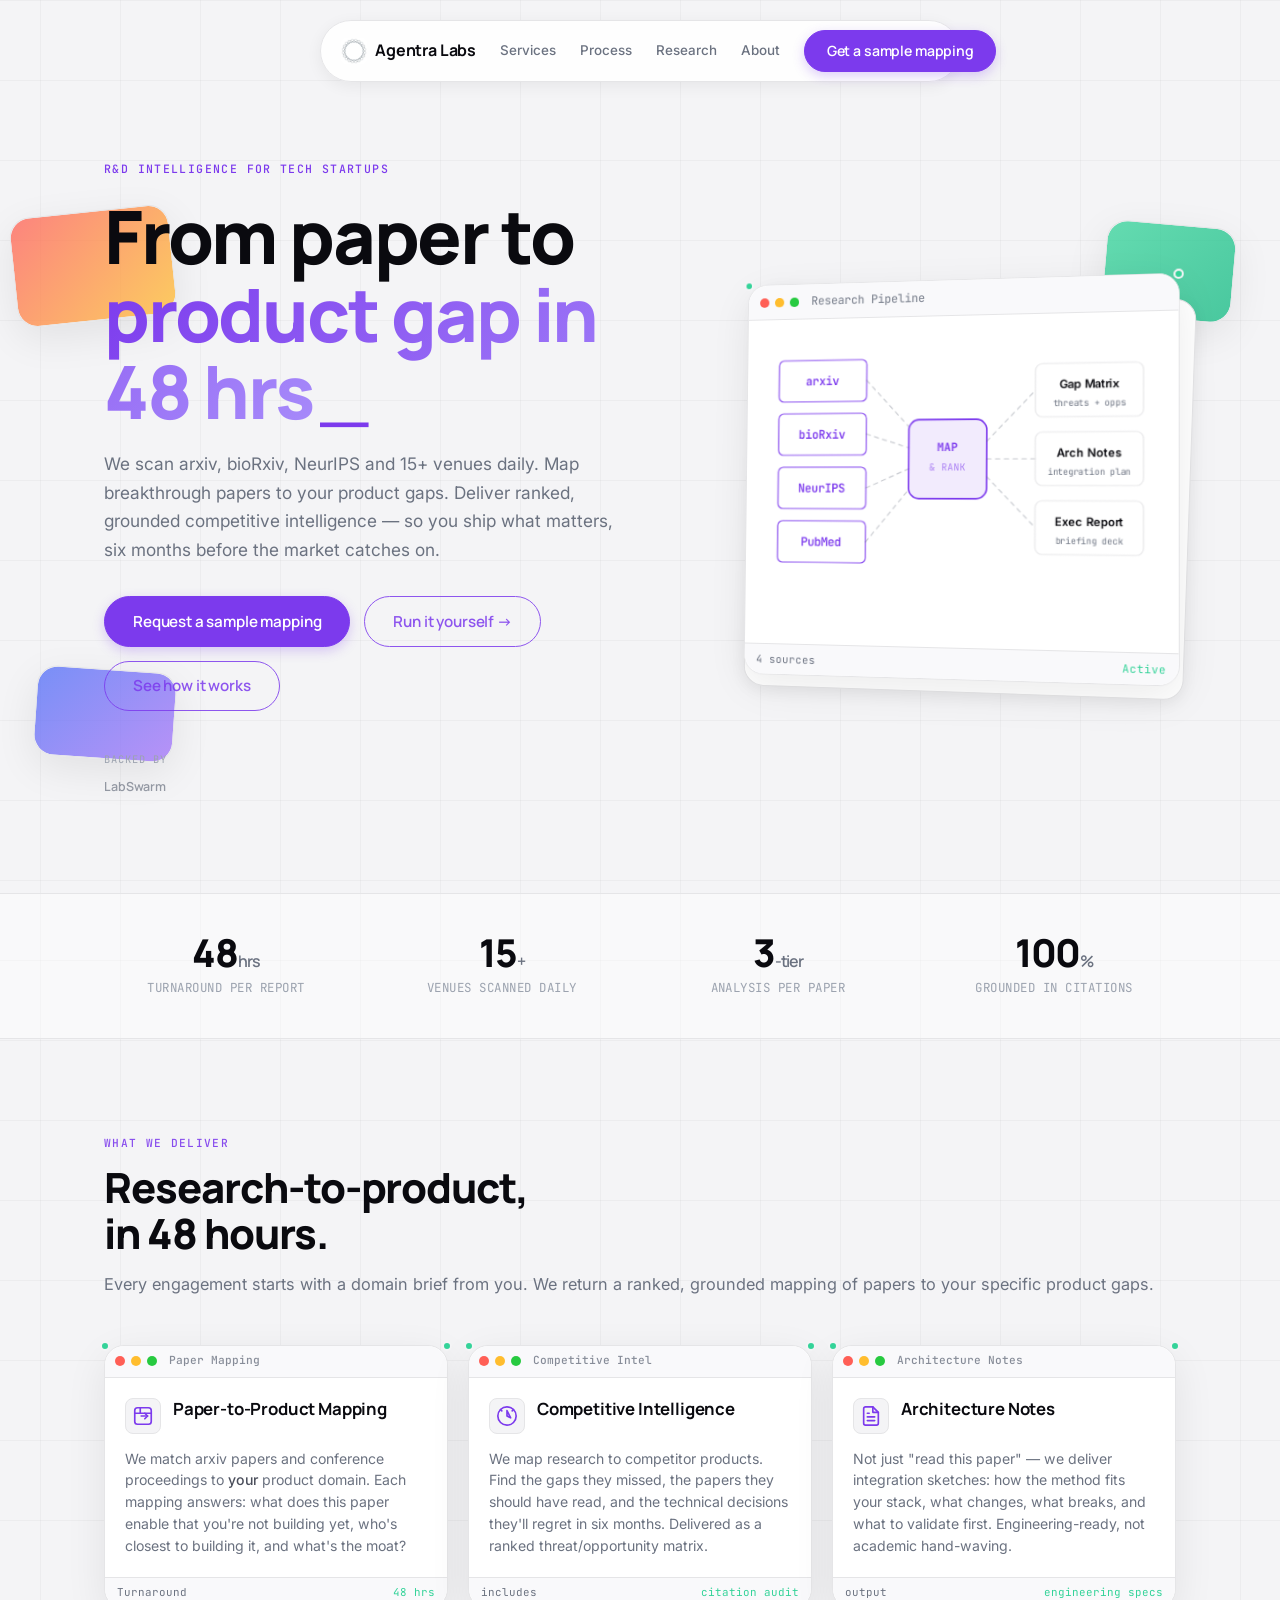
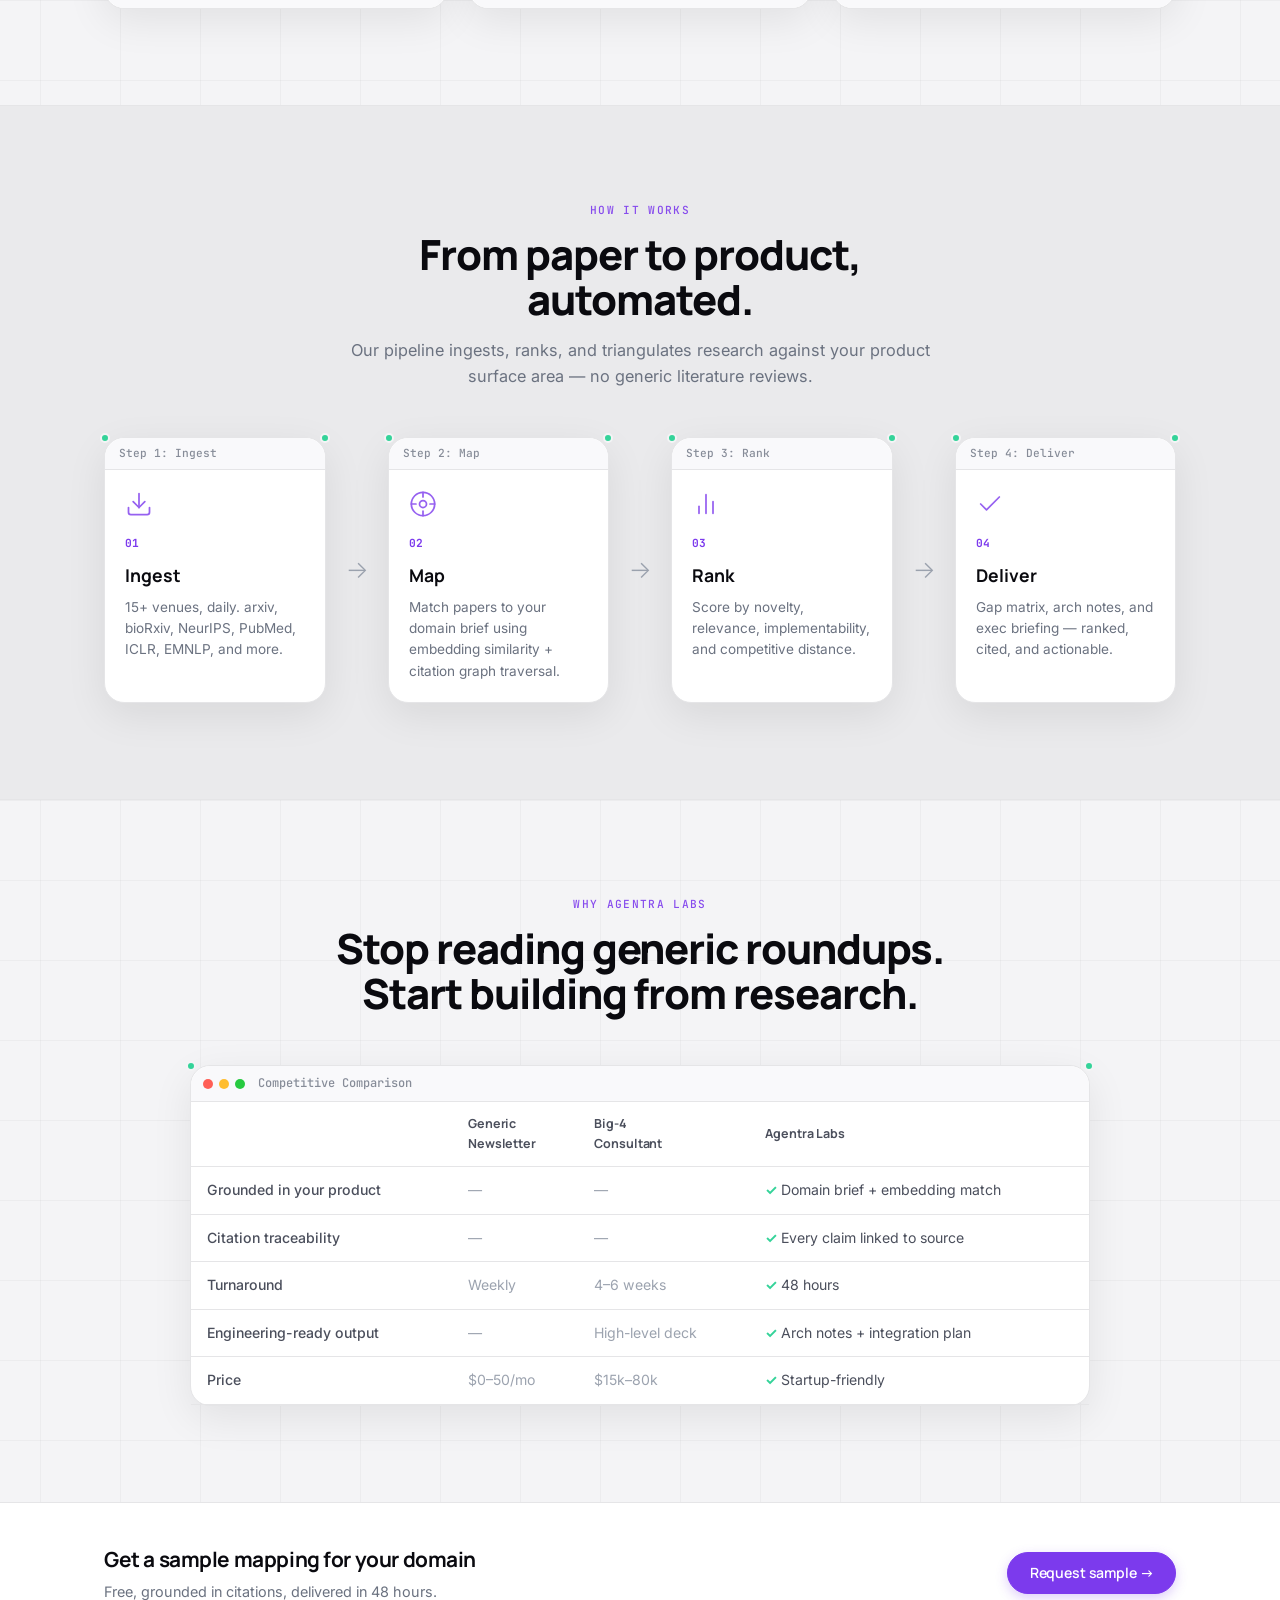
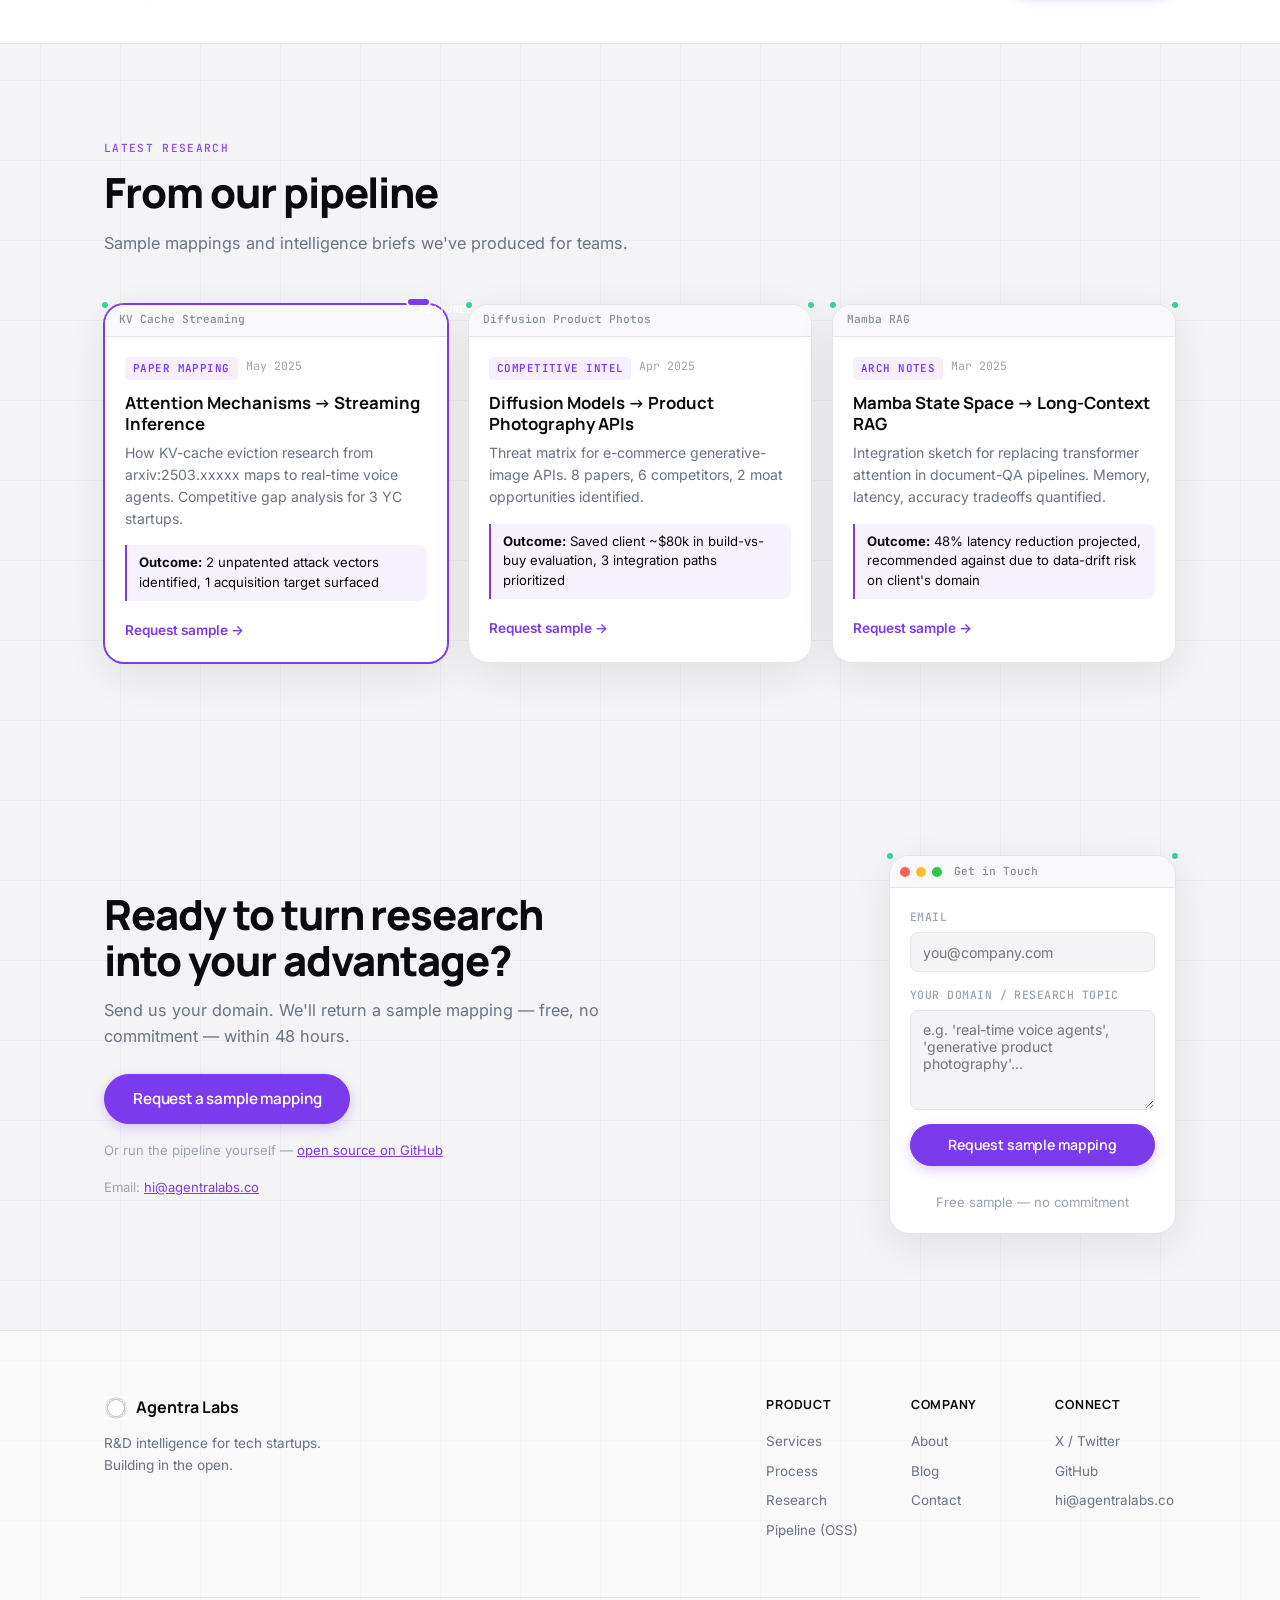
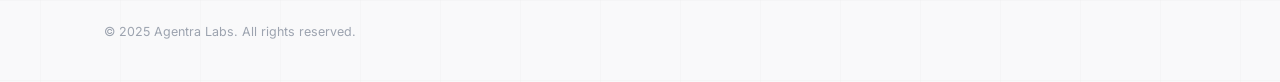
<file: index.html>
<!DOCTYPE html>
<html lang="en">
<head>
  <meta charset="UTF-8" />
  <meta name="viewport" content="width=device-width, initial-scale=1.0"/>
  <title>Agentra Labs — R&D Intelligence for Tech Startups</title>
  <meta name="description" content="Agentra Labs scans arxiv, maps papers to product gaps, and delivers grounded competitive research for tech startups." />
  <link rel="preconnect" href="https://fonts.googleapis.com">
  <link rel="preconnect" href="https://fonts.gstatic.com" crossorigin>
  <link href="https://fonts.googleapis.com/css2?family=Manrope:wght@400;500;600;700;800&family=Inter:wght@400;500;600&family=JetBrains+Mono:wght@400;500;700&display=swap" rel="stylesheet">
  <link rel="stylesheet" href="styles.css"/>
  <link rel="icon" type="image/svg+xml" href="/favicon.svg">
  <link rel="icon" type="image/png" href="/favicon.png">
  <meta property="og:type" content="website" />
  <meta property="og:title" content="Agentra Labs — R&D Intelligence for Tech Startups" />
  <meta property="og:description" content="We scan arxiv, map papers to product gaps, and deliver grounded competitive intelligence." />
  <meta name="twitter:card" content="summary_large_image" />
</head>
<body>

  <!-- Navigation -->
  <header class="nav" id="nav">
    <div class="nav__inner">
      <a href="/" class="nav__logo">
        <img src="logo.webp" alt="" class="nav__mark" width="28" height="28" />
        <span class="nav__word">Agentra Labs</span>
      </a>
      <nav class="nav__links">
        <a href="#services">Services</a>
        <a href="#process">Process</a>
        <a href="#research">Research</a>
        <a href="#about">About</a>
      </nav>
      <div class="nav__cta">
        <a href="mailto:hi@agentralabs.co" class="btn btn--primary">Get a sample mapping</a>
      </div>
      <button class="nav__toggle" aria-label="Open menu" aria-expanded="false">
        <span></span><span></span><span></span>
      </button>
    </div>
  </header>

  <!-- Hero -->
  <section class="hero">
    <div class="container hero__grid">
      <div class="float-card float-card--pos-tl" aria-hidden="true">
        <div style="width:100%;height:100%;border-radius:20px;background:linear-gradient(135deg,#ff5f56,#ffbd2e);opacity:.75"></div>
      </div>
      <div class="float-card float-card--pos-bl" aria-hidden="true">
        <div style="width:100%;height:100%;border-radius:20px;background:linear-gradient(135deg,#4F6EF7,#A371F7);opacity:.75"></div>
      </div>
      <div class="float-card float-card--pos-tr" aria-hidden="true">
        <div style="width:100%;height:100%;border-radius:20px;background:linear-gradient(135deg,#34D399,#10B981);opacity:.75"></div>
      </div>
      <div class="hero__copy">
        <p class="hero__kicker">R&D Intelligence for Tech Startups</p>
        <h1 class="hero__title">
          From paper to<br/>
          <span class="gradient-text">product gap in 48 hrs</span><span class="cursor-blink" aria-hidden="true">_</span>
        </h1>
        <p class="hero__lede">
          We scan arxiv, bioRxiv, NeurIPS and 15+ venues daily. Map breakthrough papers to your product gaps. Deliver ranked, grounded competitive intelligence — so you ship what matters, six months before the market catches on.
        </p>
        <div class="hero__cta">
          <a href="mailto:hi@agentralabs.co" class="btn btn--primary btn--lg">Request a sample mapping</a>
          <a href="https://github.com/Agentra-Labs/agentralabs.co/tree/main/pipeline" class="btn btn--ghost btn--lg">Run it yourself →</a>
          <a href="#process" class="btn btn--ghost btn--lg">See how it works</a>
        </div>
        <div class="hero__trust">
          <span class="hero__trust-label">Backed by</span>
          <div class="hero__trust-logos">
            <span class="trust-logo">LabSwarm</span>
          </div>
        </div>
      </div>
      <div class="hero__visual">
        <div class="window hero-window">
          <div class="title-bar">
            <div class="window-controls">
              <span class="control close"></span>
              <span class="control min"></span>
              <span class="control max"></span>
            </div>
            <span class="title-bar__text">Research Pipeline</span>
          </div>
          <div class="window__content">
            <svg viewBox="0 0 460 340" class="pipeline-svg" style="width:100%;height:auto;">
              <g class="p-node" style="--d:0s">
                <rect x="20" y="30" width="105" height="48" rx="6" fill="none" stroke="var(--accent)" stroke-width="1.2"/>
                <text x="72" y="59" text-anchor="middle" font-family="JetBrains Mono,monospace" font-size="14" fill="var(--accent)" font-weight="600">arxiv</text>
              </g>
              <g class="p-node" style="--d:.15s">
                <rect x="20" y="92" width="105" height="48" rx="6" fill="none" stroke="var(--accent)" stroke-width="1.2"/>
                <text x="72" y="121" text-anchor="middle" font-family="JetBrains Mono,monospace" font-size="14" fill="var(--accent)" font-weight="600">bioRxiv</text>
              </g>
              <g class="p-node" style="--d:.3s">
                <rect x="20" y="154" width="105" height="48" rx="6" fill="none" stroke="var(--accent)" stroke-width="1.2"/>
                <text x="72" y="183" text-anchor="middle" font-family="JetBrains Mono,monospace" font-size="14" fill="var(--accent)" font-weight="600">NeurIPS</text>
              </g>
              <g class="p-node" style="--d:.45s">
                <rect x="20" y="216" width="105" height="48" rx="6" fill="none" stroke="var(--accent)" stroke-width="1.2"/>
                <text x="72" y="245" text-anchor="middle" font-family="JetBrains Mono,monospace" font-size="14" fill="var(--accent)" font-weight="600">PubMed</text>
              </g>
              <line x1="125" y1="54" x2="175" y2="108" stroke="var(--text-dim)" stroke-width="1.2" opacity="0.4" stroke-linecap="round" stroke-dasharray="5 5"/>
              <line x1="125" y1="116" x2="175" y2="132" stroke="var(--text-dim)" stroke-width="1.2" opacity="0.4" stroke-linecap="round" stroke-dasharray="5 5"/>
              <line x1="125" y1="178" x2="175" y2="156" stroke="var(--text-dim)" stroke-width="1.2" opacity="0.4" stroke-linecap="round" stroke-dasharray="5 5"/>
              <line x1="125" y1="240" x2="175" y2="180" stroke="var(--text-dim)" stroke-width="1.2" opacity="0.4" stroke-linecap="round" stroke-dasharray="5 5"/>
              <g class="p-node p-node--core" style="--d:.6s">
                <rect x="175" y="100" width="90" height="90" rx="12" fill="var(--accent)" opacity="0.1"/>
                <rect x="175" y="100" width="90" height="90" rx="12" fill="none" stroke="var(--accent)" stroke-width="1.8"/>
                <text x="220" y="136" text-anchor="middle" font-family="JetBrains Mono,monospace" font-size="13" fill="var(--accent)" font-weight="700">MAP</text>
                <text x="220" y="158" text-anchor="middle" font-family="JetBrains Mono,monospace" font-size="11" fill="var(--accent)" opacity="0.6">& RANK</text>
              </g>
              <line x1="265" y1="125" x2="320" y2="68" stroke="var(--text-dim)" stroke-width="1.2" opacity="0.4" stroke-linecap="round" stroke-dasharray="5 5"/>
              <line x1="265" y1="145" x2="320" y2="145" stroke="var(--text-dim)" stroke-width="1.2" opacity="0.4" stroke-linecap="round" stroke-dasharray="5 5"/>
              <line x1="265" y1="165" x2="320" y2="222" stroke="var(--text-dim)" stroke-width="1.2" opacity="0.4" stroke-linecap="round" stroke-dasharray="5 5"/>
              <g class="p-node" style="--d:.8s">
                <rect x="320" y="38" width="120" height="60" rx="8" fill="none" stroke="var(--border)" stroke-width="1.2"/>
                <text x="380" y="66" text-anchor="middle" font-family="Inter,sans-serif" font-size="13" fill="var(--text)" font-weight="600">Gap Matrix</text>
                <text x="380" y="86" text-anchor="middle" font-family="JetBrains Mono,monospace" font-size="10" fill="var(--text-dim)">threats + opps</text>
              </g>
              <g class="p-node" style="--d:.95s">
                <rect x="320" y="115" width="120" height="60" rx="8" fill="none" stroke="var(--border)" stroke-width="1.2"/>
                <text x="380" y="143" text-anchor="middle" font-family="Inter,sans-serif" font-size="13" fill="var(--text)" font-weight="600">Arch Notes</text>
                <text x="380" y="163" text-anchor="middle" font-family="JetBrains Mono,monospace" font-size="10" fill="var(--text-dim)">integration plan</text>
              </g>
              <g class="p-node" style="--d:1.1s">
                <rect x="320" y="192" width="120" height="60" rx="8" fill="none" stroke="var(--border)" stroke-width="1.2"/>
                <text x="380" y="220" text-anchor="middle" font-family="Inter,sans-serif" font-size="13" fill="var(--text)" font-weight="600">Exec Report</text>
                <text x="380" y="240" text-anchor="middle" font-family="JetBrains Mono,monospace" font-size="10" fill="var(--text-dim)">briefing deck</text>
              </g>
            </svg>
          </div>
          <div class="status-bar">
            <span>4 sources</span>
            <span class="status-bar__right">Active</span>
          </div>
        </div>
      </div>
    </div>
  </section>

  <!-- Stats band -->
  <section class="stats-band">
    <div class="container stats-band__grid">
      <article class="stat-block">
        <p class="stat-block__num">48<span class="stat-block__unit">hrs</span></p>
        <p class="stat-block__label">turnaround per report</p>
      </article>
      <article class="stat-block">
        <p class="stat-block__num">15<span class="stat-block__unit">+</span></p>
        <p class="stat-block__label">venues scanned daily</p>
      </article>
      <article class="stat-block">
        <p class="stat-block__num">3<span class="stat-block__unit">-tier</span></p>
        <p class="stat-block__label">analysis per paper</p>
      </article>
      <article class="stat-block">
        <p class="stat-block__num">100<span class="stat-block__unit">%</span></p>
        <p class="stat-block__label">grounded in citations</p>
      </article>
    </div>
  </section>

  <!-- Services -->
  <section id="services" class="services">
    <div class="container">
      <header class="section-header">
        <p class="section-kicker">What we deliver</p>
        <h2 class="section-title">Research-to-product,<br/>in 48 hours.</h2>
        <p class="section-lede">Every engagement starts with a domain brief from you. We return a ranked, grounded mapping of papers to your specific product gaps.</p>
      </header>
      <div class="services__grid">
        <article class="service-card window">
          <div class="title-bar title-bar--sm">
            <div class="window-controls">
              <span class="control close"></span>
              <span class="control min"></span>
              <span class="control max"></span>
            </div>
            <span class="title-bar__text">Paper Mapping</span>
          </div>
          <div class="window__content">
            <div class="service-card__top">
              <div class="service-card__icon">
                <svg width="22" height="22" viewBox="0 0 24 24" fill="none" stroke="currentColor" stroke-width="1.8" stroke-linecap="round" stroke-linejoin="round"><rect x="3" y="3" width="18" height="18" rx="3"/><line x1="3" y1="9" x2="21" y2="9"/><line x1="9" y1="3" x2="9" y2="9"/><polyline points="14 15 17 12 14 9"/><line x1="17" y1="12" x2="10" y2="12"/></svg>
              </div>
              <h3 class="service-card__title">Paper-to-Product Mapping</h3>
            </div>
            <p class="service-card__desc">We match arxiv papers and conference proceedings to <em>your</em> product domain. Each mapping answers: what does this paper enable that you're not building yet, who's closest to building it, and what's the moat?</p>
          </div>
          <div class="status-bar">
            <span>Turnaround</span>
            <span class="status-bar__right">48 hrs</span>
          </div>
        </article>
        <article class="service-card window">
          <div class="title-bar title-bar--sm">
            <div class="window-controls">
              <span class="control close"></span>
              <span class="control min"></span>
              <span class="control max"></span>
            </div>
            <span class="title-bar__text">Competitive Intel</span>
          </div>
          <div class="window__content">
            <div class="service-card__top">
              <div class="service-card__icon">
                <svg width="22" height="22" viewBox="0 0 24 24" fill="none" stroke="currentColor" stroke-width="1.8" stroke-linecap="round" stroke-linejoin="round"><circle cx="12" cy="12" r="10"/><polygon points="12 6 12 12 16 14"/><line x1="4.93" y1="4.93" x2="6.34" y2="6.34"/><line x1="19.07" y1="4.93" x2="17.66" y2="6.34"/></svg>
              </div>
              <h3 class="service-card__title">Competitive Intelligence</h3>
            </div>
            <p class="service-card__desc">We map research to competitor products. Find the gaps they missed, the papers they should have read, and the technical decisions they'll regret in six months. Delivered as a ranked threat/opportunity matrix.</p>
          </div>
          <div class="status-bar">
            <span>includes</span>
            <span class="status-bar__right">citation audit</span>
          </div>
        </article>
        <article class="service-card window">
          <div class="title-bar title-bar--sm">
            <div class="window-controls">
              <span class="control close"></span>
              <span class="control min"></span>
              <span class="control max"></span>
            </div>
            <span class="title-bar__text">Architecture Notes</span>
          </div>
          <div class="window__content">
            <div class="service-card__top">
              <div class="service-card__icon">
                <svg width="22" height="22" viewBox="0 0 24 24" fill="none" stroke="currentColor" stroke-width="1.8" stroke-linecap="round" stroke-linejoin="round"><path d="M14 2H6a2 2 0 0 0-2 2v16a2 2 0 0 0 2 2h12a2 2 0 0 0 2-2V8z"/><polyline points="14 2 14 8 20 8"/><line x1="16" y1="13" x2="8" y2="13"/><line x1="16" y1="17" x2="8" y2="17"/><polyline points="10 9 9 9 8 9"/></svg>
              </div>
              <h3 class="service-card__title">Architecture Notes</h3>
            </div>
            <p class="service-card__desc">Not just "read this paper" — we deliver integration sketches: how the method fits your stack, what changes, what breaks, and what to validate first. Engineering-ready, not academic hand-waving.</p>
          </div>
          <div class="status-bar">
            <span>output</span>
            <span class="status-bar__right">engineering specs</span>
          </div>
        </article>
      </div>
    </div>
  </section>

  <!-- Process -->
  <section id="process" class="process">
    <div class="container">
      <header class="section-header section-header--center">
        <p class="section-kicker">How it works</p>
        <h2 class="section-title">From paper to product,<br/>automated.</h2>
        <p class="section-lede">Our pipeline ingests, ranks, and triangulates research against your product surface area — no generic literature reviews.</p>
      </header>
      <div class="process__viz">
        <div class="arch-flow">
          <div class="arch-step window">
            <div class="title-bar title-bar--sm">
              <span class="title-bar__text">Step 1: Ingest</span>
            </div>
            <div class="window__content">
              <svg class="arch-step__icon" viewBox="0 0 24 24" fill="none" stroke="currentColor" stroke-width="1.5" stroke-linecap="round" stroke-linejoin="round"><path d="M21 15v4a2 2 0 0 1-2 2H5a2 2 0 0 1-2-2v-4"/><polyline points="7 10 12 15 17 10"/><line x1="12" y1="15" x2="12" y2="3"/></svg>
              <div class="arch-step__num">01</div>
              <div class="arch-step__title">Ingest</div>
              <div class="arch-step__desc">15+ venues, daily. arxiv, bioRxiv, NeurIPS, PubMed, ICLR, EMNLP, and more.</div>
            </div>
          </div>
          <div class="arch-arrow">→</div>
          <div class="arch-step window">
            <div class="title-bar title-bar--sm">
              <span class="title-bar__text">Step 2: Map</span>
            </div>
            <div class="window__content">
              <svg class="arch-step__icon" viewBox="0 0 24 24" fill="none" stroke="currentColor" stroke-width="1.5" stroke-linecap="round" stroke-linejoin="round"><circle cx="12" cy="12" r="10"/><circle cx="12" cy="12" r="3"/><line x1="12" y1="2" x2="12" y2="6"/><line x1="12" y1="18" x2="12" y2="22"/><line x1="2" y1="12" x2="6" y2="12"/><line x1="18" y1="12" x2="22" y2="12"/></svg>
              <div class="arch-step__num">02</div>
              <div class="arch-step__title">Map</div>
              <div class="arch-step__desc">Match papers to your domain brief using embedding similarity + citation graph traversal.</div>
            </div>
          </div>
          <div class="arch-arrow">→</div>
          <div class="arch-step window">
            <div class="title-bar title-bar--sm">
              <span class="title-bar__text">Step 3: Rank</span>
            </div>
            <div class="window__content">
              <svg class="arch-step__icon" viewBox="0 0 24 24" fill="none" stroke="currentColor" stroke-width="1.5" stroke-linecap="round" stroke-linejoin="round"><line x1="18" y1="20" x2="18" y2="10"/><line x1="12" y1="20" x2="12" y2="4"/><line x1="6" y1="20" x2="6" y2="14"/></svg>
              <div class="arch-step__num">03</div>
              <div class="arch-step__title">Rank</div>
              <div class="arch-step__desc">Score by novelty, relevance, implementability, and competitive distance.</div>
            </div>
          </div>
          <div class="arch-arrow">→</div>
          <div class="arch-step window">
            <div class="title-bar title-bar--sm">
              <span class="title-bar__text">Step 4: Deliver</span>
            </div>
            <div class="window__content">
              <svg class="arch-step__icon" viewBox="0 0 24 24" fill="none" stroke="currentColor" stroke-width="1.5" stroke-linecap="round" stroke-linejoin="round"><polyline points="20 6 9 17 4 12"/></svg>
              <div class="arch-step__num">04</div>
              <div class="arch-step__title">Deliver</div>
              <div class="arch-step__desc">Gap matrix, arch notes, and exec briefing — ranked, cited, and actionable.</div>
            </div>
          </div>
        </div>
      </div>
      
    </div>
  </section>

  <!-- Comparison -->
  <section class="comparison">
    <div class="container">
      <header class="section-header section-header--center">
        <p class="section-kicker">Why Agentra Labs</p>
        <h2 class="section-title">Stop reading generic roundups.<br/>Start building from research.</h2>
      </header>
      <div class="compare-table-wrap window">
        <div class="title-bar">
          <div class="window-controls">
            <span class="control close"></span>
            <span class="control min"></span>
            <span class="control max"></span>
          </div>
          <span class="title-bar__text">Competitive Comparison</span>
        </div>
        <div class="window__content window__content--flush">
          <table class="compare-table">
            <thead>
              <tr>
                <th></th>
                <th class="compare-table__col">Generic<br/>Newsletter</th>
                <th class="compare-table__col">Big-4<br/>Consultant</th>
                <th class="compare-table__col compare-table__col--us">Agentra Labs</th>
              </tr>
            </thead>
            <tbody>
              <tr>
                <td class="compare-table__feature">Grounded in your product</td>
                <td><span class="compare-x">—</span></td>
                <td><span class="compare-x">—</span></td>
                <td><span class="compare-check">✓</span> Domain brief + embedding match</td>
              </tr>
              <tr>
                <td class="compare-table__feature">Citation traceability</td>
                <td><span class="compare-x">—</span></td>
                <td><span class="compare-x">—</span></td>
                <td><span class="compare-check">✓</span> Every claim linked to source</td>
              </tr>
              <tr>
                <td class="compare-table__feature">Turnaround</td>
                <td><span class="compare-x">Weekly</span></td>
                <td><span class="compare-x">4–6 weeks</span></td>
                <td><span class="compare-check">✓</span> 48 hours</td>
              </tr>
              <tr>
                <td class="compare-table__feature">Engineering-ready output</td>
                <td><span class="compare-x">—</span></td>
                <td><span class="compare-x">High-level deck</span></td>
                <td><span class="compare-check">✓</span> Arch notes + integration plan</td>
              </tr>
              <tr>
                <td class="compare-table__feature">Price</td>
                <td><span class="compare-x">$0–50/mo</span></td>
                <td><span class="compare-x">$15k–80k</span></td>
                <td><span class="compare-check">✓</span> Startup-friendly</td>
              </tr>
            </tbody>
          </table>
        </div>
        <!-- Mobile stacked comparison cards -->
        <div class="compare-cards">
          <div class="compare-card">
            <div class="compare-card__label">Generic Newsletter</div>
            <div class="compare-card__checks">
              <span class="compare-card__x">— Grounded in your product</span>
              <span class="compare-card__x">— Citation traceability</span>
              <span class="compare-card__x">Weekly turnaround</span>
              <span class="compare-card__x">— Engineering-ready output</span>
              <span class="compare-card__check">$0–50/mo</span>
            </div>
          </div>
          <div class="compare-card">
            <div class="compare-card__label">Big-4 Consultant</div>
            <div class="compare-card__checks">
              <span class="compare-card__x">— Grounded in your product</span>
              <span class="compare-card__x">— Citation traceability</span>
              <span class="compare-card__x">4–6 weeks turnaround</span>
              <span class="compare-card__x">High-level deck only</span>
              <span class="compare-card__x">$15k–80k</span>
            </div>
          </div>
          <div class="compare-card">
            <div class="compare-card__label compare-card__label--us">Agentra Labs</div>
            <div class="compare-card__checks">
              <span class="compare-card__check">✓ Domain brief + embedding match</span>
              <span class="compare-card__check">✓ Every claim linked to source</span>
              <span class="compare-card__check">✓ 48 hours turnaround</span>
              <span class="compare-card__check">✓ Arch notes + integration plan</span>
              <span class="compare-card__check">✓ Startup-friendly pricing</span>
            </div>
          </div>
        </div>
      </div>
    </div>
  </section>

  <!-- Mid-page CTA Banner -->
  <section class="cta-banner">
    <div class="container cta-banner__inner">
      <div class="cta-banner__text">
        <h3 class="cta-banner__title">Get a sample mapping for your domain</h3>
        <p class="cta-banner__desc">Free, grounded in citations, delivered in 48 hours.</p>
      </div>
      <a href="#about" class="btn btn--primary" onclick="document.getElementById('about').scrollIntoView({behavior:'smooth'});return false;">Request sample →</a>
    </div>
  </section>

  <!-- Research -->
  <section id="research" class="research">
    <div class="container">
      <header class="section-header">
        <p class="section-kicker">Latest research</p>
        <h2 class="section-title">From our pipeline</h2>
        <p class="section-lede">Sample mappings and intelligence briefs we've produced for teams.</p>
      </header>
      <div class="research__grid">
        <article class="research-card research-card--featured window">
          <div class="title-bar title-bar--sm">
            <span class="title-bar__text">KV Cache Streaming</span>
          </div>
          <div class="window__content">
            <div class="research-card__meta">
              <span class="tag">Paper Mapping</span>
              <span class="date">May 2025</span>
            </div>
            <h3 class="research-card__title">Attention Mechanisms → Streaming Inference</h3>
            <p class="research-card__desc">How KV-cache eviction research from arxiv:2503.xxxxx maps to real-time voice agents. Competitive gap analysis for 3 YC startups.</p>
            <p class="research-card__outcome"><strong>Outcome:</strong> 2 unpatented attack vectors identified, 1 acquisition target surfaced</p>
            <a href="mailto:hi@agentralabs.co" class="research-card__link">Request sample →</a>
          </div>
        </article>
        <article class="research-card window">
          <div class="title-bar title-bar--sm">
            <span class="title-bar__text">Diffusion Product Photos</span>
          </div>
          <div class="window__content">
            <div class="research-card__meta">
              <span class="tag">Competitive Intel</span>
              <span class="date">Apr 2025</span>
            </div>
            <h3 class="research-card__title">Diffusion Models → Product Photography APIs</h3>
            <p class="research-card__desc">Threat matrix for e-commerce generative-image APIs. 8 papers, 6 competitors, 2 moat opportunities identified.</p>
            <p class="research-card__outcome"><strong>Outcome:</strong> Saved client ~$80k in build-vs-buy evaluation, 3 integration paths prioritized</p>
            <a href="mailto:hi@agentralabs.co" class="research-card__link">Request sample →</a>
          </div>
        </article>
        <article class="research-card window">
          <div class="title-bar title-bar--sm">
            <span class="title-bar__text">Mamba RAG</span>
          </div>
          <div class="window__content">
            <div class="research-card__meta">
              <span class="tag">Arch Notes</span>
              <span class="date">Mar 2025</span>
            </div>
            <h3 class="research-card__title">Mamba State Space → Long-Context RAG</h3>
            <p class="research-card__desc">Integration sketch for replacing transformer attention in document-QA pipelines. Memory, latency, accuracy tradeoffs quantified.</p>
            <p class="research-card__outcome"><strong>Outcome:</strong> 48% latency reduction projected, recommended against due to data-drift risk on client's domain</p>
            <a href="mailto:hi@agentralabs.co" class="research-card__link">Request sample →</a>
          </div>
        </article>
      </div>
    </div>
  </section>

  <!-- CTA -->
  <section id="about" class="cta">
    <div class="container cta__grid">
      <div class="cta__copy">
        <h2 class="section-title">Ready to turn research into your advantage?</h2>
        <p class="section-lede">Send us your domain. We'll return a sample mapping — free, no commitment — within 48 hours.</p>
        <div class="cta__actions">
          <a href="mailto:hi@agentralabs.co" class="btn btn--primary btn--lg">Request a sample mapping</a>
        </div>
        <p class="cta__small">
          Or run the pipeline yourself —
          <a href="https://github.com/Agentra-Labs/agentralabs.co/tree/main/pipeline">open source on GitHub</a>
        </p>
        <p class="cta__small">Email: <a href="mailto:hi@agentralabs.co">hi@agentralabs.co</a></p>
      </div>
      <div class="cta__form-card window">
        <div class="title-bar title-bar--sm">
          <div class="window-controls">
            <span class="control close"></span>
            <span class="control min"></span>
            <span class="control max"></span>
          </div>
          <span class="title-bar__text">Get in Touch</span>
        </div>
        <div class="window__content">
          <form class="contact-form" action="mailto:hi@agentralabs.co" method="post" enctype="text/plain">
            <div class="form-row">
              <label class="form-label">Email</label>
              <input type="email" name="email" class="form-input" placeholder="you@company.com" required />
            </div>
            <div class="form-row">
              <label class="form-label">Your domain / research topic</label>
              <textarea name="message" class="form-input form-textarea" rows="3" placeholder="e.g. 'real-time voice agents', 'generative product photography'..."></textarea>
            </div>
            <button type="submit" class="btn btn--primary btn--block">Request sample mapping</button>
            <p class="cta__small" style="margin-top:.75rem;text-align:center;">Free sample — no commitment</p>
          </form>
        </div>
      </div>
    </div>
  </section>

  <!-- Footer -->
  <footer class="footer">
    <div class="container footer__grid">
      <div class="footer__brand">
        <a href="/" class="footer__logo">
          <img src="logo.webp" alt="" width="24" height="24" />
          <span>Agentra Labs</span>
        </a>
        <p class="footer__tagline">R&D intelligence for tech startups.<br/>Building in the open.</p>
      </div>
      <div class="footer__links">
        <div class="footer__col">
          <h4>Product</h4>
          <a href="#services">Services</a>
          <a href="#process">Process</a>
          <a href="#research">Research</a>
          <a href="https://github.com/Agentra-Labs/agentralabs.co/tree/main/pipeline">Pipeline (OSS)</a>
        </div>
        <div class="footer__col">
          <h4>Company</h4>
          <a href="#about">About</a>
          <a href="/blog">Blog</a>
          <a href="mailto:hi@agentralabs.co">Contact</a>
        </div>
        <div class="footer__col">
          <h4>Connect</h4>
          <a href="https://x.com/agentralabs" target="_blank" rel="noopener">X / Twitter</a>
          <a href="https://github.com/Agentra-Labs" target="_blank" rel="noopener">GitHub</a>
          <a href="mailto:hi@agentralabs.co">hi@agentralabs.co</a>
        </div>
      </div>
    </div>
    <div class="container footer__bottom">
      <p>© 2025 Agentra Labs. All rights reserved.</p>
    </div>
  </footer>

  <!-- Mobile Sticky CTA -->
  <div class="mobile-sticky-cta">
    <div class="container mobile-sticky-cta__inner">
      <p class="mobile-sticky-cta__text">Free research mapping for your domain</p>
      <a href="#about" class="btn btn--primary btn--sm" onclick="document.getElementById('about').scrollIntoView({behavior:'smooth'});return false;">Get sample</a>
    </div>
  </div>

  <script src="script.js"></script>
</body>
</html>
</file>
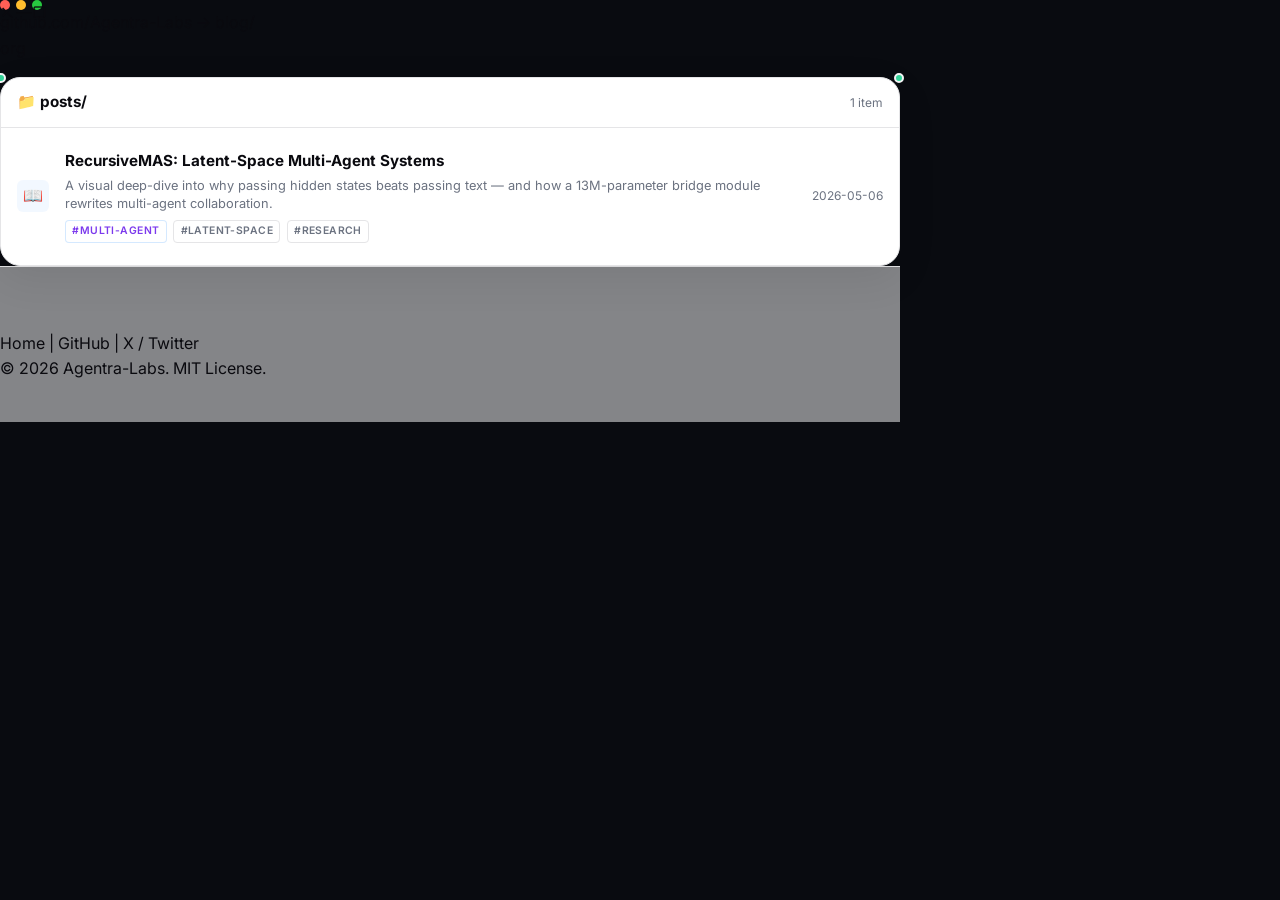
<file: blog/index.html>
<!DOCTYPE html>
<html lang="en">
<head>
  <meta charset="UTF-8" />
  <meta name="viewport" content="width=device-width, initial-scale=1.0"/>
  <title>Agentra-Labs — Blog</title>
  <meta name="description" content="Agentra-Labs blog: research notes, paper deep-dives, and engineering field reports from the frontier of agentic systems."/>
  <meta property="og:title" content="Agentra-Labs Blog"/>
  <meta property="og:description" content="Research notes, paper deep-dives, and engineering field reports from the frontier of agentic systems."/>
  <meta property="og:type" content="website"/>
  <meta property="og:url" content="https://agentralabs.co/blog/"/>
  <meta property="og:image" content="https://image.pollinations.ai/prompt/Dark%20minimalist%20retro%20terminal%20interface%2C%20glowing%20cyan%20grid%20lines%20on%20deep%20black%20background%2C%20subtle%20scanlines%2C%20central%20text%20Agentra-Labs%20Blog%20in%20bright%20monospace%2C%20clean%20cyberpunk%20aesthetic%2C%20centered%2C%20no%20clutter?width=1200&height=630&seed=7&nologo=true"/>
  <meta property="og:site_name" content="Agentra-Labs"/>
  <meta name="twitter:card" content="summary_large_image"/>
  <meta name="twitter:title" content="Agentra-Labs Blog"/>
  <meta name="twitter:description" content="Research notes, paper deep-dives, and engineering field reports."/>
  <meta name="twitter:image" content="https://image.pollinations.ai/prompt/Dark%20minimalist%20retro%20terminal%20interface%2C%20glowing%20cyan%20grid%20lines%20on%20deep%20black%20background%2C%20subtle%20scanlines%2C%20central%20text%20Agentra-Labs%20Blog%20in%20bright%20monospace%2C%20clean%20cyberpunk%20aesthetic%2C%20centered%2C%20no%20clutter?width=1200&height=630&seed=7&nologo=true"/>
  <link rel="preconnect" href="https://fonts.googleapis.com">
  <link rel="preconnect" href="https://fonts.gstatic.com" crossorigin>
  <link href="https://fonts.googleapis.com/css2?family=JetBrains+Mono:wght@400;700&family=Inter:wght@400;600;800&display=swap" rel="stylesheet">
  <link rel="stylesheet" href="../styles.css"/>
  <link rel="icon" type="image/svg+xml" href="/favicon.svg">
  <style>
    :root { --bg-blog: #090b10; }
    body { background: var(--bg-blog); }
    .desktop { max-width: 900px; }
    .window.blog-list { margin-top: 1rem; }
    .blog-header {
      display: flex; align-items: center; justify-content: space-between;
      padding: 0.75rem 1rem;
      background: rgba(255,255,255,0.02);
      border-bottom: 1px solid var(--border);
    }
    .blog-header h2 {
      font-family: var(--mono);
      font-size: 0.95rem;
      color: var(--folder);
      display: flex; align-items: center; gap: 0.5rem;
    }
    .post-list { padding: 0.5rem 0; }
    .post-row {
      display: grid;
      grid-template-columns: auto 1fr auto;
      align-items: center;
      gap: 1rem;
      padding: 0.85rem 1rem;
      border-bottom: 1px solid rgba(255,255,255,0.03);
      transition: background 0.15s;
      text-decoration: none;
      color: inherit;
    }
    .post-row:last-child { border-bottom: none; }
    .post-row:hover { background: rgba(88,166,255,0.04); }
    .post-icon {
      width: 32px; height: 32px;
      display: grid; place-items: center;
      border-radius: 6px;
      background: rgba(88,166,255,0.08);
      font-size: 1rem;
      flex-shrink: 0;
    }
    .post-meta h3 {
      font-family: var(--mono);
      font-size: 0.95rem;
      color: var(--text);
      margin-bottom: 0.25rem;
    }
    .post-meta p {
      font-size: 0.8rem;
      color: var(--text-dim);
      line-height: 1.4;
    }
    .post-date {
      font-family: var(--mono);
      font-size: 0.75rem;
      color: var(--text-dim);
      white-space: nowrap;
    }
    .post-tags {
      display: flex; gap: 0.4rem;
      margin-top: 0.4rem;
    }
    .tag {
      font-family: var(--mono);
      font-size: 0.65rem;
      padding: 0.15rem 0.4rem;
      border-radius: 4px;
      background: rgba(255,255,255,0.04);
      color: var(--text-dim);
      border: 1px solid var(--border);
    }
    .tag.accent { color: var(--accent); border-color: rgba(88,166,255,0.25); }
    @media (max-width: 640px) {
      .post-row { grid-template-columns: auto 1fr; }
      .post-date { display: none; }
    }
  </style>
</head>
<body>
  <div class="scanlines"></div>
  <div class="crt-overlay"></div>
  <div class="desktop">
    <header class="top-bar">
      <div class="window-controls">
        <span class="control close">✕</span>
        <span class="control min">—</span>
        <span class="control max">▢</span>
      </div>
      <div class="breadcrumbs">
        <span>github.com/Agentra-Labs</span>
        <span class="separator">→</span>
        <span class="current">blog/</span>
      </div>
      <div class="status-right">
        <span class="indicator online"></span>
        <span>org</span>
      </div>
    </header>

    <section class="window blog-list">
      <div class="blog-header">
        <h2>📁 posts/</h2>
        <span style="font-family:var(--mono);font-size:0.75rem;color:var(--text-dim);">1 item</span>
      </div>
      <div class="post-list">
        <a href="/blog/recursivemas.html" class="post-row">
          <div class="post-icon">📖</div>
          <div class="post-meta">
            <h3>RecursiveMAS: Latent-Space Multi-Agent Systems</h3>
            <p>A visual deep-dive into why passing hidden states beats passing text — and how a 13M-parameter bridge module rewrites multi-agent collaboration.</p>
            <div class="post-tags">
              <span class="tag accent">#multi-agent</span>
              <span class="tag">#latent-space</span>
              <span class="tag">#research</span>
            </div>
          </div>
          <div class="post-date">2026-05-06</div>
        </a>
      </div>
    </section>

    <footer class="footer">
      <div class="footer-links">
        <a href="/">Home</a>
        <span class="separator">|</span>
        <a href="https://github.com/Agentra-Labs" target="_blank">GitHub</a>
        <span class="separator">|</span>
        <a href="https://x.com/agentralabs" target="_blank">X / Twitter</a>
      </div>
      <p class="copyright">© 2026 Agentra-Labs. MIT License.</p>
    </footer>
  </div>
</body>
</html>
</file>
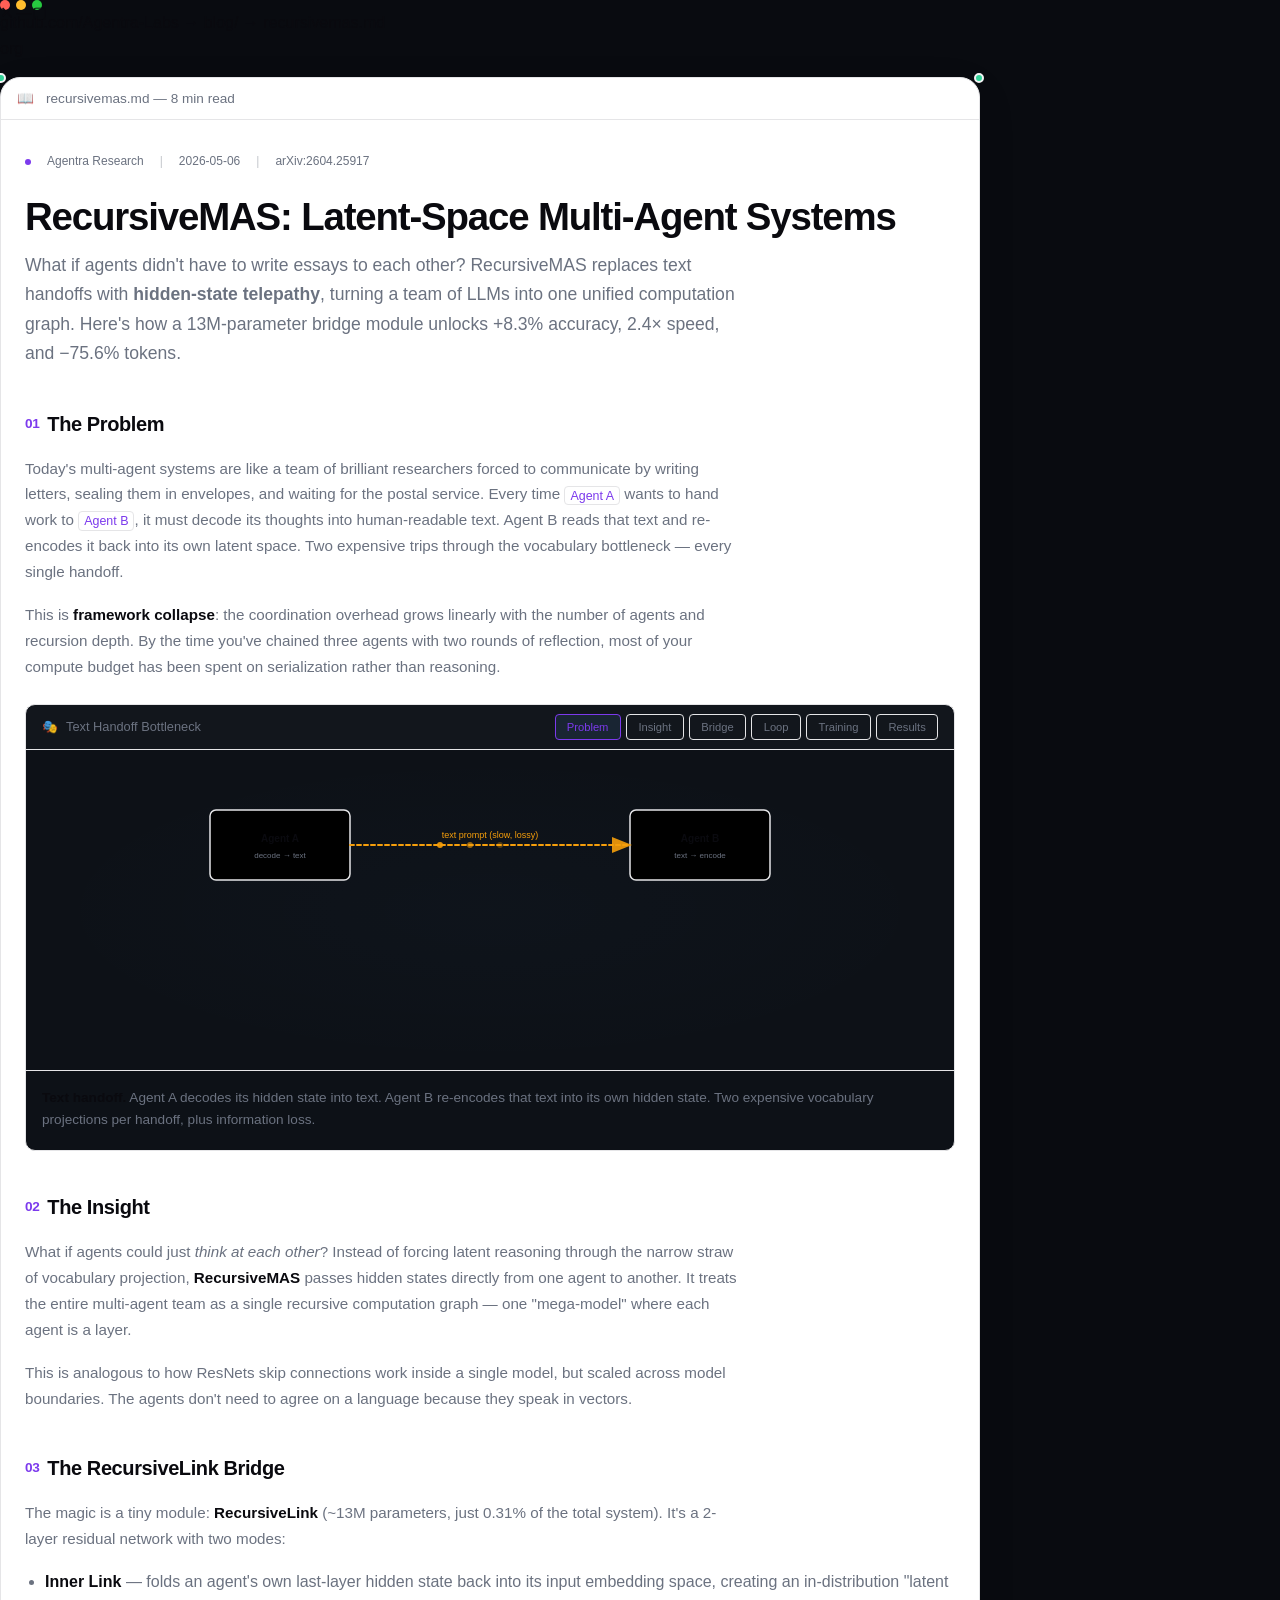
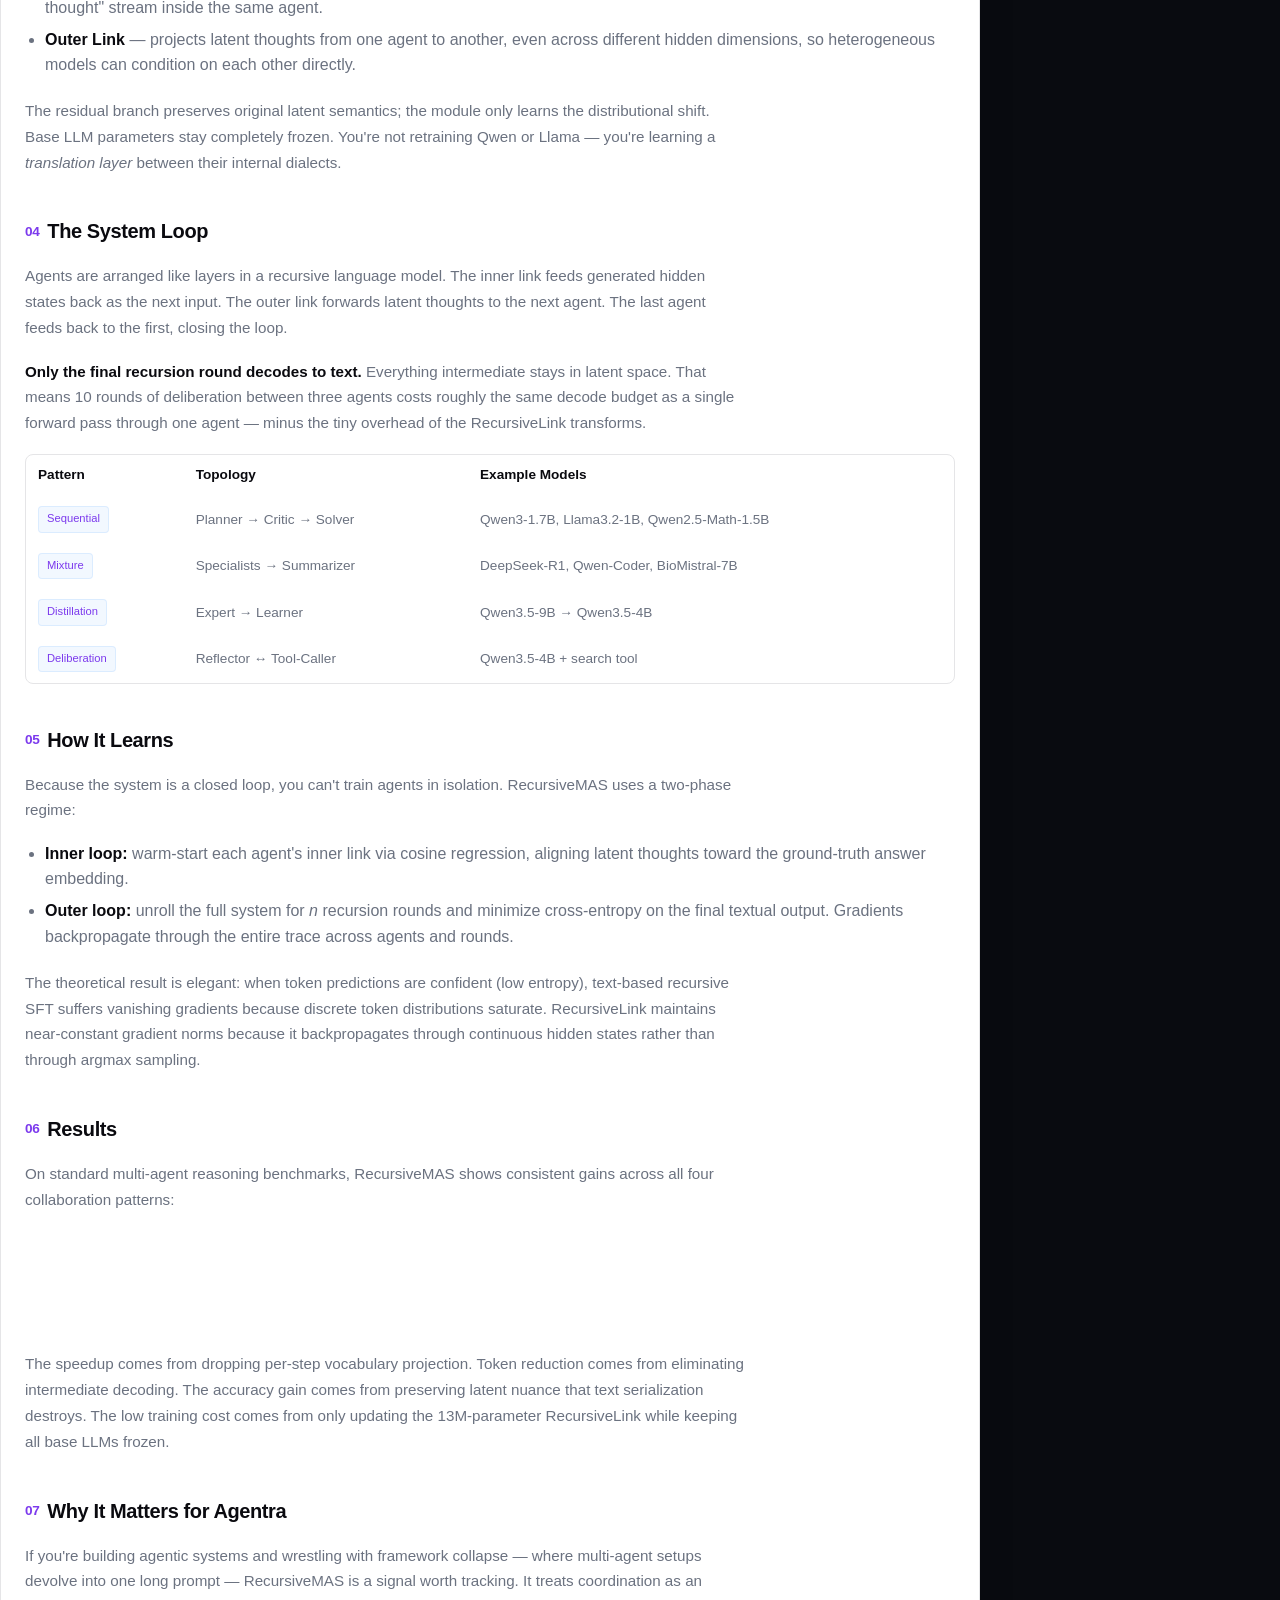
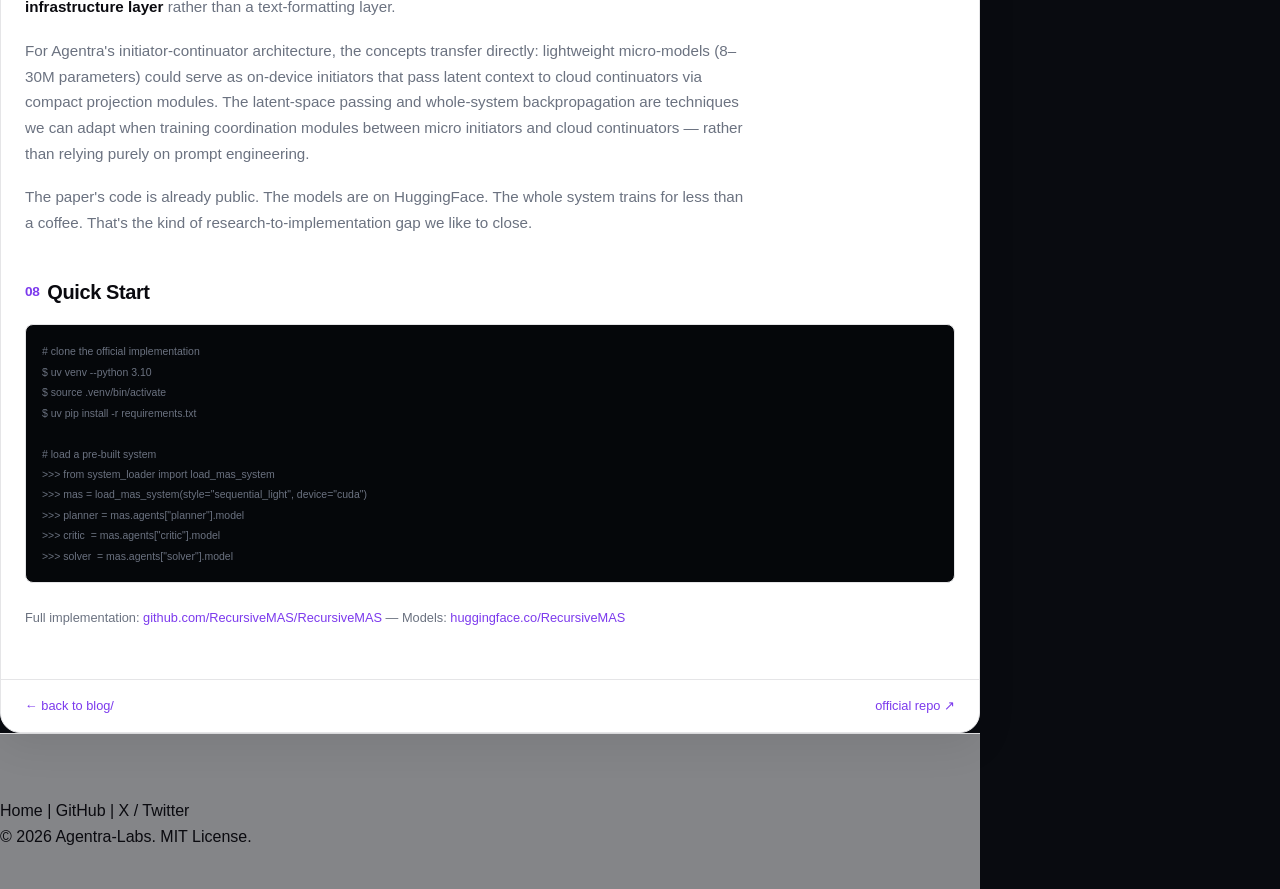
<file: recursivemas.html>
<!DOCTYPE html>
<html lang="en">
<head>
  <meta charset="utf-8">
  <meta http-equiv="refresh" content="0; url=/blog/recursivemas.html">
  <link rel="canonical" href="https://agentralabs.co/blog/recursivemas.html">
  <title>Moved — RecursiveMAS</title>
  <style>body{background:#030407;color:#8b949e;font-family:system-ui,sans-serif;display:grid;place-items:center;height:100vh;margin:0}a{color:#58a6ff}</style>
</head>
<body>
  <p>Moved to <a href="/blog/recursivemas.html">/blog/recursivemas.html</a></p>
</body>
</html>
</file>
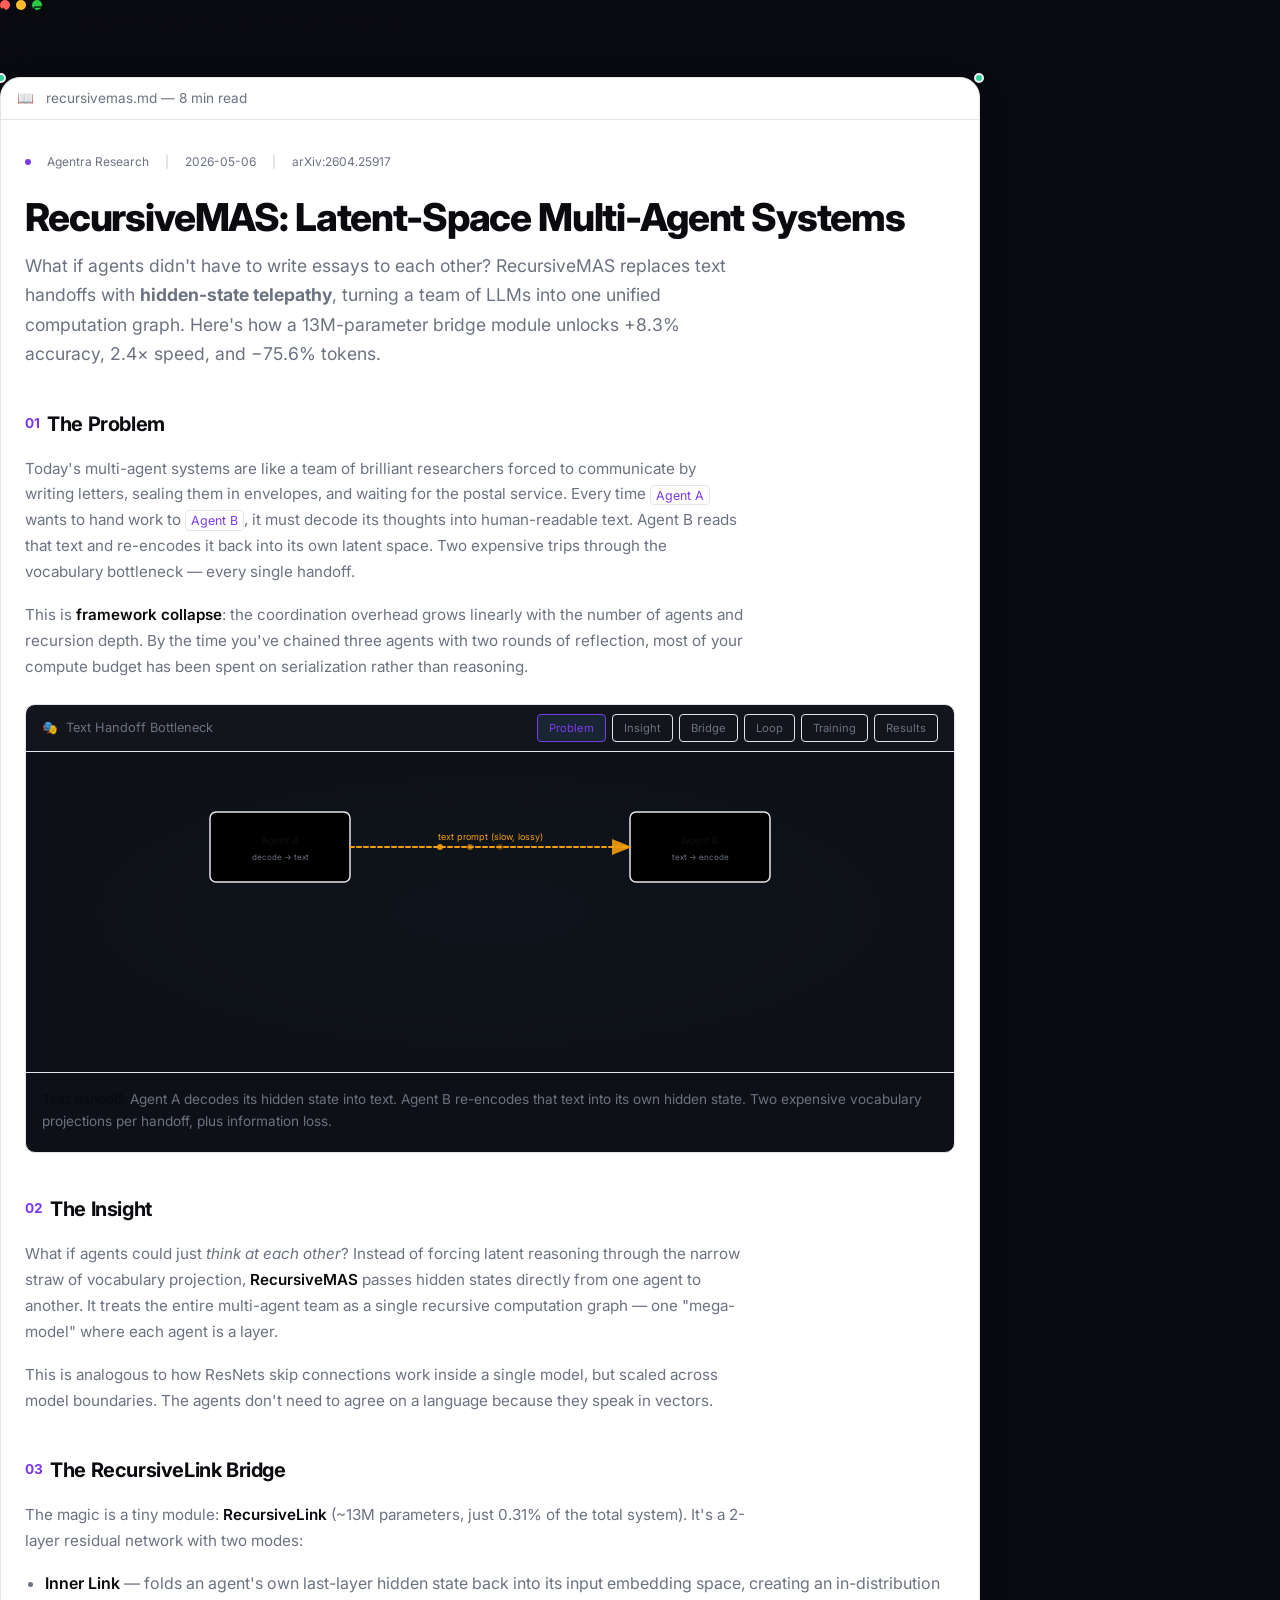
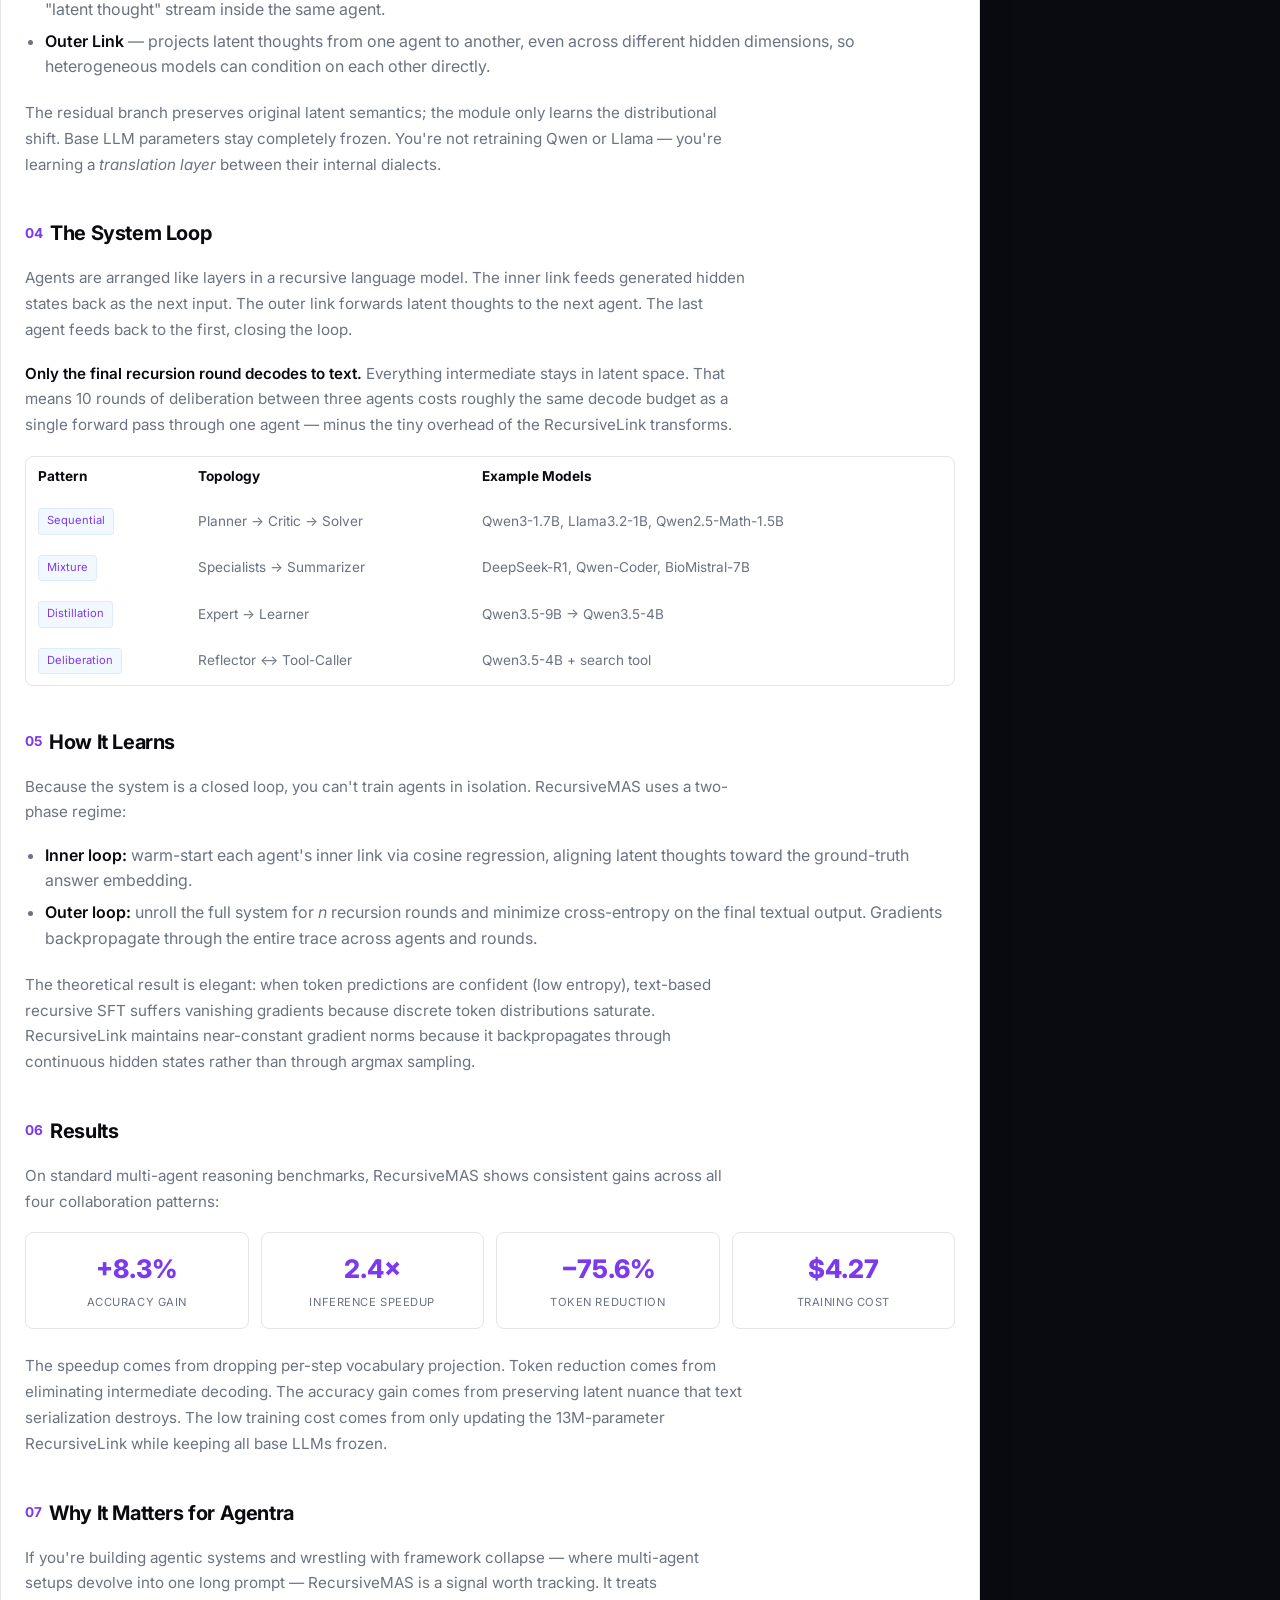
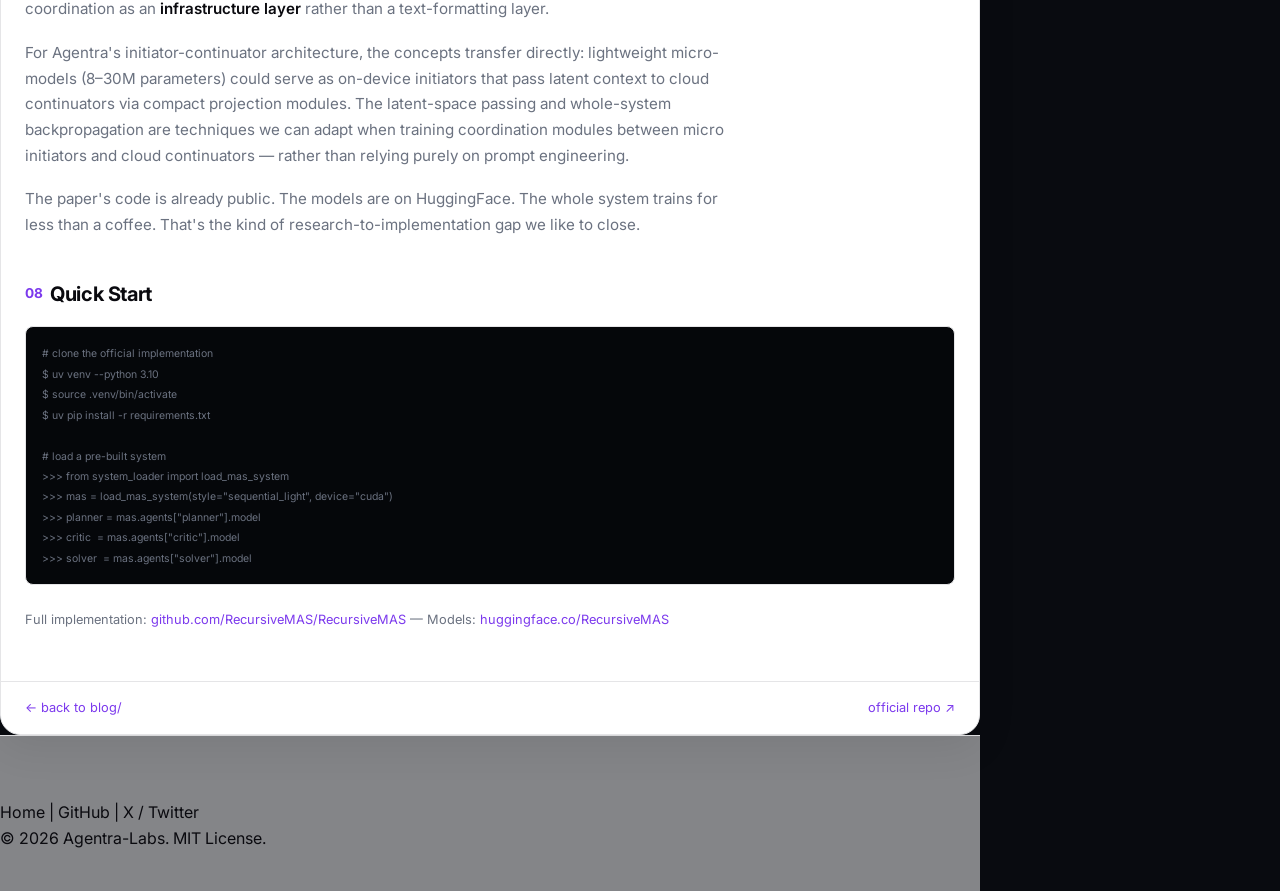
<file: blog/recursivemas.html>
<!DOCTYPE html>
<html lang="en">
<head>
  <meta charset="UTF-8" />
  <meta name="viewport" content="width=device-width, initial-scale=1.0"/>
  <title>RecursiveMAS — Agentra-Labs Blog</title>
  <meta name="description" content="A visual, interactive deep-dive into RecursiveMAS: how latent-space hidden states replace text handoffs in multi-agent systems, with live simulations, code snippets, and step-by-step intuition."/>
  <meta property="og:title" content="RecursiveMAS — Latent-Space Multi-Agent Systems"/>
  <meta property="og:description" content="How RecursiveMAS replaces text handoffs with latent-space hidden states, yielding +8.3% accuracy, 2.4× speedup, and −75.6% token usage. Interactive walkthrough + code."/>
  <meta property="og:type" content="article"/>
  <meta property="og:url" content="https://agentralabs.co/blog/recursivemas.html"/>
  <meta property="og:image" content="https://image.pollinations.ai/prompt/Dark%20cinematic%20retro%20terminal%20with%20glowing%20network%20nodes%20connected%20by%20luminous%20lines%2C%20deep%20black%20background%2C%20central%20cyan%20text%20RecursiveMAS%2C%20violet%20and%20amber%20data%20streams%2C%20cyberpunk%20minimalist%20aesthetic%2C%20centered%20composition?width=1200&height=630&seed=42&nologo=true"/>
  <meta property="og:site_name" content="Agentra-Labs"/>
  <meta name="twitter:card" content="summary_large_image"/>
  <meta name="twitter:title" content="RecursiveMAS — Latent-Space Multi-Agent Systems"/>
  <meta name="twitter:description" content="Interactive deep-dive into RecursiveMAS. Hidden-state handoffs, live loop simulation, uv quickstart, and collaboration patterns."/>
  <meta name="twitter:image" content="https://image.pollinations.ai/prompt/Dark%20cinematic%20retro%20terminal%20with%20glowing%20network%20nodes%20connected%20by%20luminous%20lines%2C%20deep%20black%20background%2C%20central%20cyan%20text%20RecursiveMAS%2C%20violet%20and%20amber%20data%20streams%2C%20cyberpunk%20minimalist%20aesthetic%2C%20centered%20composition?width=1200&height=630&seed=42&nologo=true"/>
  <link rel="preconnect" href="https://fonts.googleapis.com">
  <link rel="preconnect" href="https://fonts.gstatic.com" crossorigin>
  <link href="https://fonts.googleapis.com/css2?family=JetBrains+Mono:wght@400;700&family=Inter:wght@400;600;800&display=swap" rel="stylesheet">
  <link rel="stylesheet" href="../styles.css"/>
  <link rel="icon" type="image/svg+xml" href="/favicon.svg">
  <style>
    :root { --bg-blog: #090b10; }
    body { background: var(--bg-blog); }
    .desktop { max-width: 980px; }

    /* Post header */
    .post-window { margin-top: 1rem; }
    .post-title-bar {
      display: flex; align-items: center; gap: 0.75rem;
      padding: 0.6rem 1rem;
      background: rgba(255,255,255,0.02);
      border-bottom: 1px solid var(--border);
      font-family: var(--mono);
      font-size: 0.85rem;
      color: var(--text-dim);
    }
    .post-content { padding: 2rem 1.5rem; }
    @media (max-width: 640px) { .post-content { padding: 1.25rem 1rem; } }

    .post-meta {
      display: flex; gap: 1rem; align-items: center; flex-wrap: wrap;
      margin-bottom: 1.5rem;
      font-family: var(--mono);
      font-size: 0.75rem;
      color: var(--text-dim);
    }
    .post-meta .dot { width: 6px; height: 6px; border-radius: 50%; background: var(--accent); }

    h1.post-heading {
      font-family: var(--sans);
      font-size: clamp(1.6rem, 4vw, 2.4rem);
      font-weight: 800;
      letter-spacing: -0.03em;
      line-height: 1.15;
      margin-bottom: 0.75rem;
      color: var(--text);
    }
    .lead {
      font-size: 1.1rem;
      color: var(--text-dim);
      line-height: 1.65;
      margin-bottom: 2rem;
      max-width: 720px;
    }

    /* Typography */
    .prose h2 {
      font-family: var(--sans);
      font-size: 1.25rem;
      font-weight: 700;
      letter-spacing: -0.02em;
      margin: 2.5rem 0 1rem;
      color: var(--text);
      display: flex; align-items: center; gap: 0.5rem;
    }
    .prose h2 .section-num {
      font-family: var(--mono);
      font-size: 0.85rem;
      color: var(--accent);
      font-weight: 700;
    }
    .prose p {
      font-size: 0.95rem;
      line-height: 1.7;
      color: var(--text-dim);
      margin-bottom: 1.1rem;
      max-width: 720px;
    }
    .prose strong { color: var(--text); font-weight: 600; }
    .prose code {
      font-family: var(--mono);
      font-size: 0.82em;
      padding: 0.15em 0.4em;
      background: rgba(255,255,255,0.04);
      border: 1px solid var(--border);
      border-radius: 4px;
      color: var(--accent);
    }
    .prose pre {
      background: #05070a;
      border: 1px solid var(--border);
      border-radius: 8px;
      padding: 1rem;
      overflow-x: auto;
      font-family: var(--mono);
      font-size: 0.8rem;
      line-height: 1.6;
      margin: 1rem 0 1.5rem;
    }
    .prose pre code { background: none; border: none; padding: 0; color: var(--text-dim); }
    .prose blockquote {
      border-left: 2px solid var(--accent);
      padding-left: 1rem;
      margin: 1.25rem 0;
      color: var(--text-dim);
      font-style: italic;
    }
    .prose ul { margin: 0.75rem 0 1.25rem 1.25rem; color: var(--text-dim); }
    .prose li { margin-bottom: 0.4rem; line-height: 1.6; }

    /* Tables */
    .table-wrap {
      overflow-x: auto;
      border: 1px solid var(--border);
      border-radius: 8px;
      margin: 1rem 0 1.5rem;
    }
    table {
      width: 100%;
      border-collapse: collapse;
      font-size: 0.85rem;
      font-family: var(--mono);
    }
    th, td { padding: 0.6rem 0.75rem; text-align: left; border-bottom: 1px solid rgba(255,255,255,0.04); }
    th { color: var(--text); font-weight: 700; background: rgba(255,255,255,0.02); }
    td { color: var(--text-dim); }
    tr:hover td { background: rgba(88,166,255,0.03); }
    .tag-pill {
      display: inline-block;
      font-size: 0.7rem;
      padding: 0.2rem 0.5rem;
      border-radius: 4px;
      background: rgba(88,166,255,0.08);
      color: var(--accent);
      border: 1px solid rgba(88,166,255,0.15);
    }

    /* Visual Guide */
    .viz-panel {
      background: #0d1117;
      border: 1px solid var(--border);
      border-radius: 10px;
      margin: 1.5rem 0;
      overflow: hidden;
    }
    .viz-header {
      display: flex; align-items: center; justify-content: space-between;
      padding: 0.6rem 1rem;
      background: rgba(255,255,255,0.02);
      border-bottom: 1px solid var(--border);
    }
    .viz-header-title {
      font-family: var(--mono);
      font-size: 0.8rem;
      color: var(--text-dim);
      display: flex; align-items: center; gap: 0.5rem;
    }
    .step-nav {
      display: flex; gap: 0.35rem;
    }
    .step-btn {
      font-family: var(--mono);
      font-size: 0.7rem;
      padding: 0.35rem 0.7rem;
      border-radius: 4px;
      border: 1px solid var(--border);
      background: transparent;
      color: var(--text-dim);
      cursor: pointer;
      transition: all 0.15s;
    }
    .step-btn:hover { border-color: var(--accent); color: var(--text); }
    .step-btn.active { background: rgba(88,166,255,0.1); border-color: var(--accent); color: var(--accent); }

    .viz-canvas {
      position: relative;
      height: 320px;
      background: radial-gradient(ellipse at center, rgba(88,166,255,0.02) 0%, transparent 70%);
    }
    @media (max-width: 640px) { .viz-canvas { height: 260px; } }

    .viz-caption {
      padding: 1rem;
      border-top: 1px solid var(--border);
      font-size: 0.85rem;
      line-height: 1.6;
      color: var(--text-dim);
      min-height: 80px;
    }
    .viz-caption strong { color: var(--text); }

    /* Simulation overlay */
    .sim-controls {
      display: flex; gap: 0.5rem; align-items: center;
      padding: 0.5rem 1rem;
      border-top: 1px solid var(--border);
      background: rgba(255,255,255,0.01);
    }
    .sim-btn {
      font-family: var(--mono);
      font-size: 0.7rem;
      padding: 0.35rem 0.7rem;
      border-radius: 4px;
      border: 1px solid var(--border);
      background: transparent;
      color: var(--text-dim);
      cursor: pointer;
    }
    .sim-btn:hover { border-color: var(--accent); color: var(--text); }
    .sim-btn.primary { background: rgba(88,166,255,0.1); border-color: var(--accent); color: var(--accent); }
    .speed-slider {
      width: 80px;
      accent-color: var(--accent);
    }

    /* SVG styles */
    svg.viz-svg { width: 100%; height: 100%; }
    .agent-box {
      fill: var(--bg-window);
      stroke: var(--border);
      stroke-width: 1.5;
      rx: 6;
    }
    .agent-box.active { stroke: var(--accent); }
    .agent-label {
      font-family: var(--mono);
      font-size: 10px;
      fill: var(--text);
      font-weight: 700;
      text-anchor: middle;
    }
    .agent-sub {
      font-family: var(--mono);
      font-size: 8px;
      fill: var(--text-dim);
      text-anchor: middle;
    }
    .arrow { fill: none; stroke-width: 2; stroke-linecap: round; }
    .arrow.text { stroke: var(--warning); stroke-dasharray: 4 3; }
    .arrow.latent { stroke: var(--accent); }
    .arrow.inner { stroke: var(--success); }
    .arrowhead { fill: none; stroke-width: 2; stroke-linecap: round; stroke-linejoin: round; }
    .particle { fill: var(--accent); }
    .particle.text { fill: var(--warning); }
    .particle.inner { fill: var(--success); }
    .module-box {
      fill: rgba(88,166,255,0.05);
      stroke: var(--accent);
      stroke-width: 1.5;
      stroke-dasharray: 3 2;
      rx: 4;
    }
    .module-label {
      font-family: var(--mono);
      font-size: 8px;
      fill: var(--accent);
      text-anchor: middle;
    }
    .dimmed { opacity: 0.25; }
    .hidden { opacity: 0; }

    /* Metric cards */
    .metrics-grid {
      display: grid;
      grid-template-columns: repeat(auto-fit, minmax(140px, 1fr));
      gap: 0.75rem;
      margin: 1rem 0 1.5rem;
    }
    .metric-card {
      background: rgba(255,255,255,0.02);
      border: 1px solid var(--border);
      border-radius: 8px;
      padding: 1rem;
      text-align: center;
      transition: all 0.2s;
    }
    .metric-card:hover { border-color: var(--accent); transform: translateY(-2px); }
    .metric-val {
      font-family: var(--mono);
      font-size: 1.6rem;
      font-weight: 800;
      color: var(--accent);
      display: block;
    }
    .metric-lbl {
      font-size: 0.7rem;
      color: var(--text-dim);
      text-transform: uppercase;
      letter-spacing: 0.05em;
      margin-top: 0.25rem;
      display: block;
    }

    /* Tooltip */
    .tooltip {
      position: absolute;
      background: var(--bg-window);
      border: 1px solid var(--border);
      border-radius: 6px;
      padding: 0.5rem 0.75rem;
      font-size: 0.75rem;
      color: var(--text);
      pointer-events: none;
      opacity: 0;
      transition: opacity 0.15s;
      z-index: 100;
      max-width: 220px;
      box-shadow: 0 4px 16px rgba(0,0,0,0.3);
    }
    .tooltip.show { opacity: 1; }

    /* Footer nav */
    .post-footer {
      display: flex; justify-content: space-between; align-items: center;
      padding: 1rem 1.5rem;
      border-top: 1px solid var(--border);
      background: rgba(255,255,255,0.01);
      font-family: var(--mono);
      font-size: 0.8rem;
    }
    .post-footer a { color: var(--accent); text-decoration: none; }
    .post-footer a:hover { text-decoration: underline; }
  </style>
</head>
<body>
  <div class="scanlines"></div>
  <div class="crt-overlay"></div>
  <div class="desktop">
    <header class="top-bar">
      <div class="window-controls">
        <span class="control close">✕</span>
        <span class="control min">—</span>
        <span class="control max">▢</span>
      </div>
      <div class="breadcrumbs">
        <span>github.com/Agentra-Labs</span>
        <span class="separator">→</span>
        <span><a href="/blog/" class="nav-link">blog/</a></span>
        <span class="separator">→</span>
        <span class="current">recursivemas.md</span>
      </div>
      <div class="status-right">
        <span class="indicator online"></span>
        <span>org</span>
      </div>
    </header>

    <article class="window post-window">
      <div class="post-title-bar">
        <span class="icon">📖</span>
        <span>recursivemas.md — 8 min read</span>
      </div>
      <div class="post-content">
        <div class="post-meta">
          <span class="dot"></span>
          <span>Agentra Research</span>
          <span style="opacity:0.4;">|</span>
          <span>2026-05-06</span>
          <span style="opacity:0.4;">|</span>
          <span>arXiv:2604.25917</span>
        </div>

        <h1 class="post-heading">RecursiveMAS: Latent-Space Multi-Agent Systems</h1>
        <p class="lead">
          What if agents didn't have to write essays to each other? RecursiveMAS replaces text handoffs with <strong>hidden-state telepathy</strong>, turning a team of LLMs into one unified computation graph. Here's how a 13M-parameter bridge module unlocks +8.3% accuracy, 2.4× speed, and −75.6% tokens.
        </p>

        <div class="prose">
          <h2><span class="section-num">01</span> The Problem</h2>
          <p>
            Today's multi-agent systems are like a team of brilliant researchers forced to communicate by writing letters, sealing them in envelopes, and waiting for the postal service. Every time <code>Agent A</code> wants to hand work to <code>Agent B</code>, it must decode its thoughts into human-readable text. Agent B reads that text and re-encodes it back into its own latent space. Two expensive trips through the vocabulary bottleneck — every single handoff.
          </p>
          <p>
            This is <strong>framework collapse</strong>: the coordination overhead grows linearly with the number of agents and recursion depth. By the time you've chained three agents with two rounds of reflection, most of your compute budget has been spent on serialization rather than reasoning.
          </p>

          <div class="viz-panel">
            <div class="viz-header">
              <div class="viz-header-title"><span>🎭</span> Text Handoff Bottleneck</div>
              <div class="step-nav">
                <button class="step-btn active" data-step="0" onclick="setStep(0)">Problem</button>
                <button class="step-btn" data-step="1" onclick="setStep(1)">Insight</button>
                <button class="step-btn" data-step="2" onclick="setStep(2)">Bridge</button>
                <button class="step-btn" data-step="3" onclick="setStep(3)">Loop</button>
                <button class="step-btn" data-step="4" onclick="setStep(4)">Training</button>
                <button class="step-btn" data-step="5" onclick="setStep(5)">Results</button>
              </div>
            </div>
            <div class="viz-canvas" id="vizCanvas">
              <svg class="viz-svg" id="vizSvg" viewBox="0 0 800 320" preserveAspectRatio="xMidYMid meet">
                <defs>
                  <marker id="arrA" viewBox="0 0 10 8" refX="9" refY="4" markerWidth="10" markerHeight="8" orient="auto">
                    <path d="M0,0 L10,4 L0,8" fill="var(--accent)" opacity="0.9"/>
                  </marker>
                  <marker id="arrW" viewBox="0 0 10 8" refX="9" refY="4" markerWidth="10" markerHeight="8" orient="auto">
                    <path d="M0,0 L10,4 L0,8" fill="var(--warning)" opacity="0.9"/>
                  </marker>
                  <marker id="arrG" viewBox="0 0 10 8" refX="9" refY="4" markerWidth="10" markerHeight="8" orient="auto">
                    <path d="M0,0 L10,4 L0,8" fill="var(--success)" opacity="0.9"/>
                  </marker>
                </defs>
                <!-- Problem layer -->
                <g id="layer-problem">
                  <rect x="120" y="60" width="140" height="70" class="agent-box" rx="6"/>
                  <text x="190" y="92" class="agent-label">Agent A</text>
                  <text x="190" y="108" class="agent-sub">decode → text</text>
                  <rect x="540" y="60" width="140" height="70" class="agent-box" rx="6"/>
                  <text x="610" y="92" class="agent-label">Agent B</text>
                  <text x="610" y="108" class="agent-sub">text → encode</text>
                  <path d="M260,95 L540,95" class="arrow text" marker-end="url(#arrW)"/>
                  <text x="400" y="88" text-anchor="middle" fill="var(--warning)" font-family="var(--mono)" font-size="9">text prompt (slow, lossy)</text>
                  <circle cx="350" cy="95" r="3" class="particle text" opacity="0.9"/>
                  <circle cx="380" cy="95" r="3" class="particle text" opacity="0.6"/>
                  <circle cx="410" cy="95" r="3" class="particle text" opacity="0.3"/>
                </g>
                <!-- Insight layer -->
                <g id="layer-insight" class="hidden">
                  <rect x="120" y="60" width="140" height="70" class="agent-box" rx="6"/>
                  <text x="190" y="92" class="agent-label">Agent A</text>
                  <text x="190" y="108" class="agent-sub">hidden state</text>
                  <rect x="540" y="60" width="140" height="70" class="agent-box" rx="6"/>
                  <text x="610" y="92" class="agent-label">Agent B</text>
                  <text x="610" y="108" class="agent-sub">hidden state</text>
                  <path d="M260,95 L540,95" class="arrow latent" marker-end="url(#arrA)"/>
                  <text x="400" y="88" text-anchor="middle" fill="var(--accent)" font-family="var(--mono)" font-size="9">direct latent pass (fast, lossless)</text>
                  <circle cx="350" cy="95" r="3" class="particle" opacity="0.9"/>
                  <circle cx="380" cy="95" r="3" class="particle" opacity="0.6"/>
                  <circle cx="410" cy="95" r="3" class="particle" opacity="0.3"/>
                </g>
                <!-- Bridge layer -->
                <g id="layer-bridge" class="hidden">
                  <rect x="80" y="50" width="120" height="60" class="agent-box" rx="6"/>
                  <text x="140" y="82" class="agent-label">Planner</text>
                  <rect x="340" y="50" width="120" height="60" class="module-box" rx="4"/>
                  <text x="400" y="82" class="module-label">RecursiveLink</text>
                  <text x="400" y="94" class="module-label" style="font-size:7px; fill:var(--text-dim)">~13M params</text>
                  <rect x="600" y="50" width="120" height="60" class="agent-box" rx="6"/>
                  <text x="660" y="82" class="agent-label">Critic</text>
                  <path d="M200,80 L340,80" class="arrow latent" marker-end="url(#arrA)"/>
                  <path d="M460,80 L600,80" class="arrow latent" marker-end="url(#arrA)"/>
                </g>
                <!-- Loop layer -->
                <g id="layer-loop" class="hidden">
                  <rect x="120" y="40" width="120" height="55" class="agent-box" id="loop-planner" rx="6"/>
                  <text x="180" y="70" class="agent-label">Planner</text>
                  <rect x="340" y="40" width="120" height="55" class="agent-box" id="loop-critic" rx="6"/>
                  <text x="400" y="70" class="agent-label">Critic</text>
                  <rect x="560" y="40" width="120" height="55" class="agent-box" id="loop-solver" rx="6"/>
                  <text x="620" y="70" class="agent-label">Solver</text>
                  <path d="M240,67 L340,67" class="arrow latent" marker-end="url(#arrA)"/>
                  <path d="M460,67 L560,67" class="arrow latent" marker-end="url(#arrA)"/>
                  <path d="M620,95 L620,140 L180,140 L180,95" class="arrow inner" marker-end="url(#arrG)" opacity="0.6"/>
                  <text x="400" y="155" text-anchor="middle" fill="var(--success)" font-family="var(--mono)" font-size="9" opacity="0.8">closed-loop recursion</text>
                </g>
                <!-- Training layer -->
                <g id="layer-training" class="hidden">
                  <rect x="100" y="40" width="140" height="55" class="agent-box" rx="6"/>
                  <text x="170" y="70" class="agent-label">Inner Loop</text>
                  <text x="170" y="82" class="agent-sub">cosine regression</text>
                  <rect x="340" y="40" width="140" height="55" class="agent-box" rx="6"/>
                  <text x="410" y="70" class="agent-label">Outer Loop</text>
                  <text x="410" y="82" class="agent-sub">cross-entropy end-to-end</text>
                  <rect x="580" y="40" width="140" height="55" class="agent-box" rx="6"/>
                  <text x="650" y="70" class="agent-label">Frozen</text>
                  <text x="650" y="82" class="agent-sub">base LLM weights</text>
                  <path d="M240,67 L340,67" class="arrow latent" marker-end="url(#arrA)"/>
                  <path d="M480,67 L580,67" class="arrow latent" marker-end="url(#arrA)"/>
                  <text x="400" y="125" text-anchor="middle" fill="var(--accent)" font-family="var(--mono)" font-size="9">only RecursiveLink trains (~$4.27)</text>
                </g>
                <!-- Results layer -->
                <g id="layer-results" class="hidden">
                  <text x="400" y="60" text-anchor="middle" fill="var(--text)" font-family="var(--sans)" font-size="14" font-weight="800">Empirical Results</text>
                  <rect x="80" y="90" width="150" height="70" class="agent-box" rx="6"/>
                  <text x="155" y="120" text-anchor="middle" fill="var(--accent)" font-family="var(--mono)" font-size="18" font-weight="800">+8.3%</text>
                  <text x="155" y="140" text-anchor="middle" fill="var(--text-dim)" font-family="var(--mono)" font-size="9">accuracy gain</text>
                  <rect x="270" y="90" width="150" height="70" class="agent-box" rx="6"/>
                  <text x="345" y="120" text-anchor="middle" fill="var(--success)" font-family="var(--mono)" font-size="18" font-weight="800">2.4×</text>
                  <text x="345" y="140" text-anchor="middle" fill="var(--text-dim)" font-family="var(--mono)" font-size="9">inference speedup</text>
                  <rect x="460" y="90" width="150" height="70" class="agent-box" rx="6"/>
                  <text x="535" y="120" text-anchor="middle" fill="var(--warning)" font-family="var(--mono)" font-size="18" font-weight="800">−75.6%</text>
                  <text x="535" y="140" text-anchor="middle" fill="var(--text-dim)" font-family="var(--mono)" font-size="9">token usage</text>
                  <rect x="650" y="90" width="100" height="70" class="agent-box" rx="6"/>
                  <text x="700" y="120" text-anchor="middle" fill="var(--text)" font-family="var(--mono)" font-size="14" font-weight="800">$4.27</text>
                  <text x="700" y="140" text-anchor="middle" fill="var(--text-dim)" font-family="var(--mono)" font-size="9">training cost</text>
                </g>
              </svg>
              <div class="tooltip" id="tooltip"></div>
            </div>
            <div class="viz-caption" id="vizCaption">
              <strong>Text handoff.</strong> Agent A decodes its hidden state into text. Agent B re-encodes that text into its own hidden state. Two expensive vocabulary projections per handoff, plus information loss.
            </div>
            <div class="sim-controls" id="simControls" style="display:none;">
              <button class="sim-btn" onclick="prevStep()">← Prev</button>
              <button class="sim-btn primary" onclick="togglePlay()" id="playBtn">▶ Play Loop</button>
              <button class="sim-btn" onclick="nextStep()">Next →</button>
              <span style="color:var(--text-dim); font-size:0.7rem; margin-left:auto;">Speed</span>
              <input type="range" class="speed-slider" id="speedSlider" min="1" max="10" value="5"/>
            </div>
          </div>

          <h2><span class="section-num">02</span> The Insight</h2>
          <p>
            What if agents could just <em>think at each other</em>? Instead of forcing latent reasoning through the narrow straw of vocabulary projection, <strong>RecursiveMAS</strong> passes hidden states directly from one agent to another. It treats the entire multi-agent team as a single recursive computation graph — one "mega-model" where each agent is a layer.
          </p>
          <p>
            This is analogous to how ResNets skip connections work inside a single model, but scaled across model boundaries. The agents don't need to agree on a language because they speak in vectors.
          </p>

          <h2><span class="section-num">03</span> The RecursiveLink Bridge</h2>
          <p>
            The magic is a tiny module: <strong>RecursiveLink</strong> (~13M parameters, just 0.31% of the total system). It's a 2-layer residual network with two modes:
          </p>
          <ul>
            <li><strong>Inner Link</strong> — folds an agent's own last-layer hidden state back into its input embedding space, creating an in-distribution "latent thought" stream inside the same agent.</li>
            <li><strong>Outer Link</strong> — projects latent thoughts from one agent to another, even across different hidden dimensions, so heterogeneous models can condition on each other directly.</li>
          </ul>
          <p>
            The residual branch preserves original latent semantics; the module only learns the distributional shift. Base LLM parameters stay completely frozen. You're not retraining Qwen or Llama — you're learning a <em>translation layer</em> between their internal dialects.
          </p>

          <h2><span class="section-num">04</span> The System Loop</h2>
          <p>
            Agents are arranged like layers in a recursive language model. The inner link feeds generated hidden states back as the next input. The outer link forwards latent thoughts to the next agent. The last agent feeds back to the first, closing the loop.
          </p>
          <p>
            <strong>Only the final recursion round decodes to text.</strong> Everything intermediate stays in latent space. That means 10 rounds of deliberation between three agents costs roughly the same decode budget as a single forward pass through one agent — minus the tiny overhead of the RecursiveLink transforms.
          </p>

          <div class="table-wrap">
            <table>
              <tr><th>Pattern</th><th>Topology</th><th>Example Models</th></tr>
              <tr>
                <td><span class="tag-pill">Sequential</span></td>
                <td>Planner → Critic → Solver</td>
                <td>Qwen3-1.7B, Llama3.2-1B, Qwen2.5-Math-1.5B</td>
              </tr>
              <tr>
                <td><span class="tag-pill">Mixture</span></td>
                <td>Specialists → Summarizer</td>
                <td>DeepSeek-R1, Qwen-Coder, BioMistral-7B</td>
              </tr>
              <tr>
                <td><span class="tag-pill">Distillation</span></td>
                <td>Expert → Learner</td>
                <td>Qwen3.5-9B → Qwen3.5-4B</td>
              </tr>
              <tr>
                <td><span class="tag-pill">Deliberation</span></td>
                <td>Reflector ↔ Tool-Caller</td>
                <td>Qwen3.5-4B + search tool</td>
              </tr>
            </table>
          </div>

          <h2><span class="section-num">05</span> How It Learns</h2>
          <p>
            Because the system is a closed loop, you can't train agents in isolation. RecursiveMAS uses a two-phase regime:
          </p>
          <ul>
            <li><strong>Inner loop:</strong> warm-start each agent's inner link via cosine regression, aligning latent thoughts toward the ground-truth answer embedding.</li>
            <li><strong>Outer loop:</strong> unroll the full system for <em>n</em> recursion rounds and minimize cross-entropy on the final textual output. Gradients backpropagate through the entire trace across agents and rounds.</li>
          </ul>
          <p>
            The theoretical result is elegant: when token predictions are confident (low entropy), text-based recursive SFT suffers vanishing gradients because discrete token distributions saturate. RecursiveLink maintains near-constant gradient norms because it backpropagates through continuous hidden states rather than through argmax sampling.
          </p>

          <h2><span class="section-num">06</span> Results</h2>
          <p>
            On standard multi-agent reasoning benchmarks, RecursiveMAS shows consistent gains across all four collaboration patterns:
          </p>
          <div class="metrics-grid">
            <div class="metric-card">
              <span class="metric-val" id="m1">+8.3%</span>
              <span class="metric-lbl">accuracy gain</span>
            </div>
            <div class="metric-card">
              <span class="metric-val" id="m2">2.4×</span>
              <span class="metric-lbl">inference speedup</span>
            </div>
            <div class="metric-card">
              <span class="metric-val" id="m3">−75.6%</span>
              <span class="metric-lbl">token reduction</span>
            </div>
            <div class="metric-card">
              <span class="metric-val" id="m4">$4.27</span>
              <span class="metric-lbl">training cost</span>
            </div>
          </div>
          <p>
            The speedup comes from dropping per-step vocabulary projection. Token reduction comes from eliminating intermediate decoding. The accuracy gain comes from preserving latent nuance that text serialization destroys. The low training cost comes from only updating the 13M-parameter RecursiveLink while keeping all base LLMs frozen.
          </p>

          <h2><span class="section-num">07</span> Why It Matters for Agentra</h2>
          <p>
            If you're building agentic systems and wrestling with framework collapse — where multi-agent setups devolve into one long prompt — RecursiveMAS is a signal worth tracking. It treats coordination as an <strong>infrastructure layer</strong> rather than a text-formatting layer.
          </p>
          <p>
            For Agentra's initiator-continuator architecture, the concepts transfer directly: lightweight micro-models (8–30M parameters) could serve as on-device initiators that pass latent context to cloud continuators via compact projection modules. The latent-space passing and whole-system backpropagation are techniques we can adapt when training coordination modules between micro initiators and cloud continuators — rather than relying purely on prompt engineering.
          </p>
          <p>
            The paper's code is already public. The models are on HuggingFace. The whole system trains for less than a coffee. That's the kind of research-to-implementation gap we like to close.
          </p>

          <h2><span class="section-num">08</span> Quick Start</h2>
          <pre><code># clone the official implementation
$ uv venv --python 3.10
$ source .venv/bin/activate
$ uv pip install -r requirements.txt

# load a pre-built system
&gt;&gt;&gt; from system_loader import load_mas_system
&gt;&gt;&gt; mas = load_mas_system(style="sequential_light", device="cuda")
&gt;&gt;&gt; planner = mas.agents["planner"].model
&gt;&gt;&gt; critic  = mas.agents["critic"].model
&gt;&gt;&gt; solver  = mas.agents["solver"].model</code></pre>
          <p style="font-size:0.8rem; color:var(--text-dim);">
            Full implementation: <a href="https://github.com/RecursiveMAS/RecursiveMAS" target="_blank" style="color:var(--accent);">github.com/RecursiveMAS/RecursiveMAS</a> — Models: <a href="https://huggingface.co/RecursiveMAS" target="_blank" style="color:var(--accent);">huggingface.co/RecursiveMAS</a>
          </p>
        </div>
      </div>
      <div class="post-footer">
        <a href="/blog/">← back to blog/</a>
        <a href="https://github.com/RecursiveMAS/RecursiveMAS" target="_blank">official repo ↗</a>
      </div>
    </article>

    <footer class="footer">
      <div class="footer-links">
        <a href="/">Home</a>
        <span class="separator">|</span>
        <a href="https://github.com/Agentra-Labs" target="_blank">GitHub</a>
        <span class="separator">|</span>
        <a href="https://x.com/agentralabs" target="_blank">X / Twitter</a>
      </div>
      <p class="copyright">© 2026 Agentra-Labs. MIT License.</p>
    </footer>
  </div>

  <script>
    const captions = [
      "<strong>Text handoff.</strong> Agent A decodes its hidden state into text. Agent B re-encodes that text into its own hidden state. Two expensive vocabulary projections per handoff, plus information loss.",
      "<strong>Latent telepathy.</strong> Agents pass hidden states directly. No decode/encode bottleneck. Information stays in the native vector space of the receiving model.",
      "<strong>The bridge.</strong> RecursiveLink (~13M params, 2-layer residual) translates between agent dialects. Inner Link recycles within an agent; Outer Link crosses agent boundaries.",
      "<strong>Closed loop.</strong> Planner → Critic → Solver → back to Planner. Only the final round decodes to text. Intermediate recursion stays entirely in latent space.",
      "<strong>Two-phase training.</strong> Inner loop warms up with cosine regression. Outer loop unrolls the full system and backpropagates end-to-end. Base LLMs stay frozen.",
      "<strong>Empirical gains.</strong> +8.3% accuracy, 2.4× speedup, −75.6% tokens, trained for ~$4.27. The overhead of the bridge is negligible compared to the savings."
    ];

    let step = 0;
    let playing = false;
    let playInterval = null;
    const layers = ['layer-problem','layer-insight','layer-bridge','layer-loop','layer-training','layer-results'];

    function setStep(n) {
      step = Math.max(0, Math.min(5, n));
      layers.forEach((id, i) => {
        const el = document.getElementById(id);
        if (!el) return;
        if (i === step) { el.classList.remove('hidden', 'dimmed'); }
        else if (i < step) { el.classList.add('dimmed'); el.classList.remove('hidden'); }
        else { el.classList.add('hidden'); el.classList.remove('dimmed'); }
      });
      document.querySelectorAll('.step-btn').forEach((btn, i) => {
        btn.classList.toggle('active', i === step);
      });
      document.getElementById('vizCaption').innerHTML = captions[step];
      // show sim controls on loop step
      document.getElementById('simControls').style.display = (step === 3) ? 'flex' : 'none';
      stopPlay();
    }
    function nextStep() { setStep(step + 1); }
    function prevStep() { setStep(step - 1); }

    function togglePlay() {
      playing = !playing;
      const btn = document.getElementById('playBtn');
      btn.textContent = playing ? '⏸ Pause' : '▶ Play Loop';
      btn.classList.toggle('primary', !playing);
      if (playing) {
        if (step !== 3) setStep(3);
        startParticles();
      } else {
        stopParticles();
      }
    }
    function stopPlay() {
      playing = false;
      const btn = document.getElementById('playBtn');
      if (btn) { btn.textContent = '▶ Play Loop'; btn.classList.add('primary'); }
      stopParticles();
    }

    let particleRAF = null;
    let particles = [];
    function startParticles() {
      stopParticles();
      particles = [];
      const svg = document.getElementById('vizSvg');
      const speed = +document.getElementById('speedSlider').value;
      // spawn particles along the loop path
      const pathData = [
        {x:240,y:67,tx:340,ty:67,color:'var(--accent)',label:'planner-critic'},
        {x:460,y:67,tx:560,ty:67,color:'var(--accent)',label:'critic-solver'},
        {x:620,y:95,tx:620,ty:140,color:'var(--success)',label:'solver-feedback'},
        {x:620,y:140,tx:180,ty:140,color:'var(--success)',label:'feedback-return'},
        {x:180,y:140,tx:180,ty:95,color:'var(--success)',label:'return-planner'}
      ];
      let t = 0;
      function tick() {
        const spd = +document.getElementById('speedSlider').value;
        t += 0.01 * spd;
        // clean old
        particles.forEach(p => { if(p.el && p.el.parentNode) p.el.parentNode.removeChild(p.el); });
        particles = [];
        // spawn new
        pathData.forEach((seg, i) => {
          const phase = (t + i * 0.25) % 1;
          const el = document.createElementNS('http://www.w3.org/2000/svg','circle');
          const x = seg.x + (seg.tx - seg.x) * phase;
          const y = seg.y + (seg.ty - seg.y) * phase;
          el.setAttribute('cx', x);
          el.setAttribute('cy', y);
          el.setAttribute('r', 3.5);
          el.setAttribute('fill', seg.color);
          el.setAttribute('opacity', 0.8);
          svg.appendChild(el);
          particles.push({el});
        });
        if (playing) particleRAF = requestAnimationFrame(tick);
      }
      tick();
    }
    function stopParticles() {
      if (particleRAF) cancelAnimationFrame(particleRAF);
      particleRAF = null;
      particles.forEach(p => { if(p.el && p.el.parentNode) p.el.parentNode.removeChild(p.el); });
      particles = [];
    }

    // Tooltip helpers
    const tooltip = document.getElementById('tooltip');
    const canvas = document.getElementById('vizCanvas');
    const tipMap = {
      'loop-planner': 'Planner: generates initial strategy. Operates in latent space until final decode.',
      'loop-critic': 'Critic: evaluates plan quality. Receives latent states directly from Planner.',
      'loop-solver': 'Solver: executes refined solution. Passes feedback back to Planner to close the loop.',
    };
    document.querySelectorAll('.agent-box').forEach(box => {
      box.addEventListener('mouseenter', e => {
        const msg = tipMap[box.id];
        if (!msg) return;
        tooltip.textContent = msg;
        tooltip.classList.add('show');
      });
      box.addEventListener('mousemove', e => {
        const rect = canvas.getBoundingClientRect();
        tooltip.style.left = (e.clientX - rect.left + 12) + 'px';
        tooltip.style.top = (e.clientY - rect.top + 12) + 'px';
      });
      box.addEventListener('mouseleave', () => tooltip.classList.remove('show'));
    });

    // animate metric cards on scroll
    const observer = new IntersectionObserver((entries) => {
      entries.forEach(entry => {
        if (entry.isIntersecting) {
          entry.target.style.opacity = '1';
          entry.target.style.transform = 'translateY(0)';
        }
      });
    }, { threshold: 0.2 });
    document.querySelectorAll('.metric-card').forEach(card => {
      card.style.opacity = '0';
      card.style.transform = 'translateY(12px)';
      card.style.transition = 'opacity 0.5s ease, transform 0.5s ease';
      observer.observe(card);
    });

    // init
    setStep(0);
  </script>
</body>
</html>
</file>
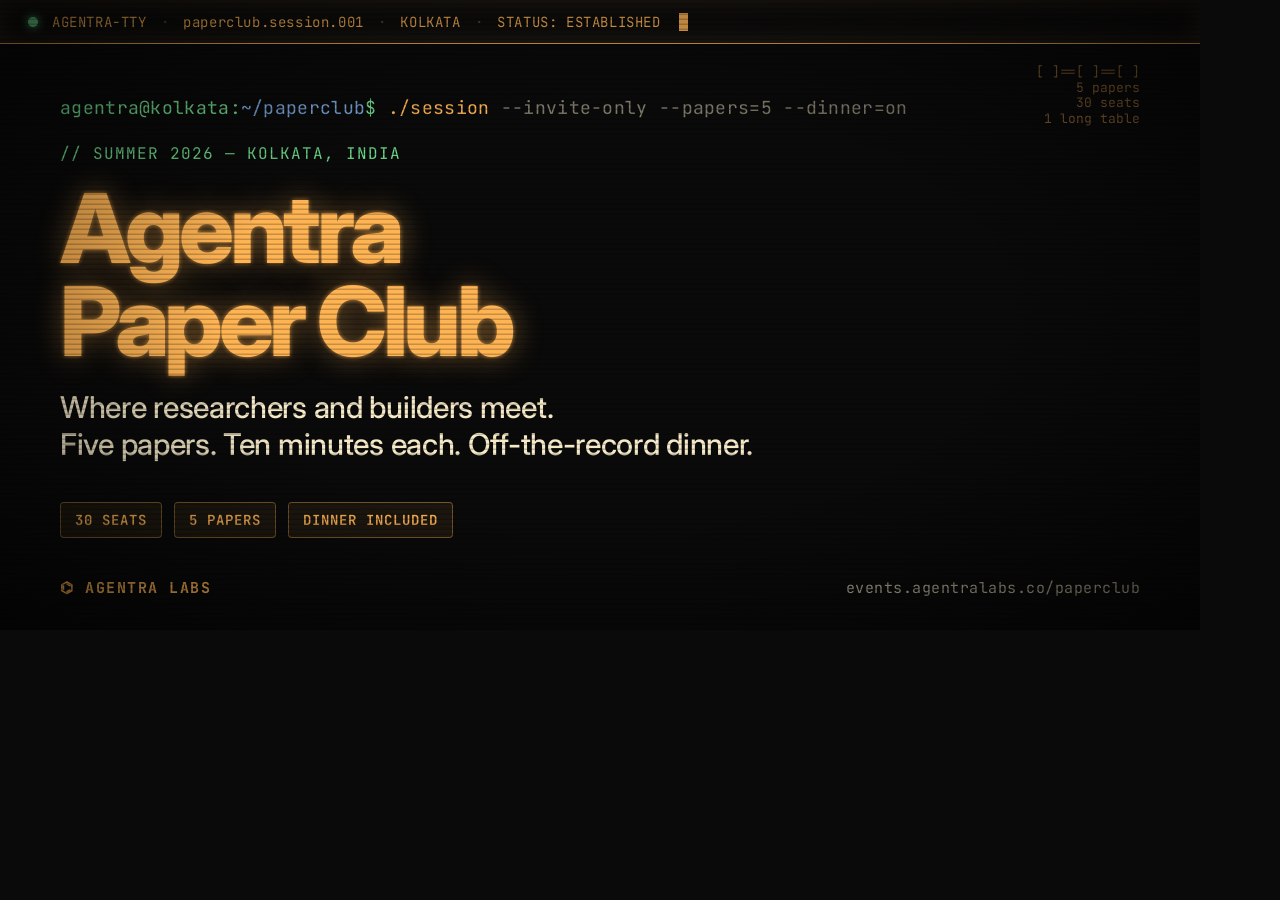
<file: paperclub/og-template.html>
<!DOCTYPE html>
<html lang="en">
<head>
<meta charset="UTF-8" />
<title>OG</title>
<link rel="preconnect" href="https://fonts.googleapis.com">
<link rel="preconnect" href="https://fonts.gstatic.com" crossorigin>
<link href="https://fonts.googleapis.com/css2?family=Inter:wght@500;600;700;800&family=JetBrains+Mono:wght@400;500;600;700&display=swap" rel="stylesheet">
<style>
  * { margin: 0; padding: 0; box-sizing: border-box; }
  html, body { width: 1200px; height: 630px; overflow: hidden; }
  body {
    width: 1200px;
    height: 630px;
    background: #0a0a0a;
    color: #f5e9c8;
    font-family: 'Inter', system-ui, sans-serif;
    position: relative;
    isolation: isolate;
    overflow: hidden;
  }
  /* Scanlines */
  body::before {
    content: '';
    position: absolute; inset: 0;
    background: repeating-linear-gradient(
      to bottom,
      rgba(0,0,0,0) 0px,
      rgba(0,0,0,0) 3px,
      rgba(0,0,0,0.22) 4px,
      rgba(0,0,0,0.22) 5px
    );
    pointer-events: none;
    z-index: 5;
  }
  /* Vignette */
  body::after {
    content: '';
    position: absolute; inset: 0;
    background: radial-gradient(ellipse at center, transparent 45%, rgba(0,0,0,0.65) 100%);
    pointer-events: none;
    z-index: 6;
  }

  /* Top TTY bar */
  .tty {
    position: absolute;
    top: 0; left: 0; right: 0;
    height: 44px;
    background: #0d0d0d;
    border-bottom: 1px solid #ffb454;
    display: flex;
    align-items: center;
    gap: 14px;
    padding: 0 28px;
    font-family: 'JetBrains Mono', monospace;
    font-size: 14px;
    color: #ffb454;
    letter-spacing: 0.6px;
    z-index: 4;
    box-shadow: 0 0 24px rgba(255, 180, 84, 0.15) inset;
  }
  .tty-dot {
    width: 10px; height: 10px;
    border-radius: 50%;
    background: #6fdc8c;
    box-shadow: 0 0 10px #6fdc8c;
  }
  .tty-sep { color: #444; }
  .tty-blink {
    width: 9px; height: 18px;
    background: #ffb454;
    margin-left: 4px;
  }

  /* Main content area */
  .stage {
    position: absolute;
    inset: 64px 60px 60px 60px;
    z-index: 3;
    display: flex;
    flex-direction: column;
    justify-content: center;
  }

  .prompt {
    font-family: 'JetBrains Mono', monospace;
    font-size: 18px;
    color: #6fdc8c;
    letter-spacing: 0.3px;
    margin-bottom: 24px;
  }
  .prompt .arg { color: #ffb454; }
  .prompt .flag { color: rgba(245, 233, 200, 0.5); }

  .eyebrow {
    font-family: 'JetBrains Mono', monospace;
    font-size: 16px;
    color: #6fdc8c;
    letter-spacing: 1px;
    margin-bottom: 18px;
  }

  h1 {
    font-family: 'Inter', sans-serif;
    font-size: 96px;
    font-weight: 800;
    line-height: 0.96;
    letter-spacing: -4.5px;
    color: #ffb454;
    text-shadow:
      0 0 30px rgba(255, 180, 84, 0.45),
      0 0 4px rgba(255, 180, 84, 0.7);
    margin-bottom: 22px;
  }

  .subtitle {
    font-family: 'Inter', sans-serif;
    font-size: 30px;
    font-weight: 500;
    color: #f5e9c8;
    letter-spacing: -0.3px;
    line-height: 1.25;
    max-width: 880px;
    margin-bottom: 38px;
  }

  .tags {
    display: flex;
    gap: 12px;
    margin-bottom: 0;
  }
  .tag {
    font-family: 'JetBrains Mono', monospace;
    font-size: 14px;
    font-weight: 600;
    text-transform: uppercase;
    letter-spacing: 1px;
    color: #ffb454;
    background: rgba(255, 180, 84, 0.08);
    border: 1px solid rgba(255, 180, 84, 0.4);
    padding: 8px 14px;
    border-radius: 4px;
  }

  /* Bottom strip */
  .footer {
    position: absolute;
    bottom: 32px;
    left: 60px;
    right: 60px;
    display: flex;
    justify-content: space-between;
    align-items: center;
    font-family: 'JetBrains Mono', monospace;
    font-size: 15px;
    color: rgba(245, 233, 200, 0.55);
    letter-spacing: 0.5px;
    z-index: 4;
  }
  .footer .brand {
    color: #ffb454;
    font-weight: 700;
    letter-spacing: 1.5px;
  }
  .footer .url {
    color: rgba(245, 233, 200, 0.7);
  }

  /* ASCII corner accent */
  .corner {
    position: absolute;
    top: 64px;
    right: 60px;
    z-index: 4;
    font-family: 'JetBrains Mono', monospace;
    font-size: 13px;
    line-height: 1.2;
    color: rgba(255, 180, 84, 0.5);
    text-align: right;
    white-space: pre;
  }
</style>
</head>
<body>
  <div class="tty">
    <span class="tty-dot"></span>
    <span>AGENTRA-TTY</span>
    <span class="tty-sep">·</span>
    <span>paperclub.session.001</span>
    <span class="tty-sep">·</span>
    <span>KOLKATA</span>
    <span class="tty-sep">·</span>
    <span>STATUS: ESTABLISHED</span>
    <span class="tty-blink"></span>
  </div>

  <div class="corner">[ ]==[ ]==[ ]
 5 papers
 30 seats
 1 long table</div>

  <div class="stage">
    <div class="prompt">
      <span style="color:#6fdc8c;">agentra@kolkata</span>:<span style="color:#7aa6da;">~/paperclub</span>$
      <span class="arg">./session</span>
      <span class="flag">--invite-only --papers=5 --dinner=on</span>
    </div>
    <div class="eyebrow">// SUMMER 2026 — KOLKATA, INDIA</div>
    <h1>Agentra<br/>Paper Club</h1>
    <div class="subtitle">Where researchers and builders meet.<br/>Five papers. Ten minutes each. Off-the-record dinner.</div>
    <div class="tags">
      <div class="tag">30 SEATS</div>
      <div class="tag">5 PAPERS</div>
      <div class="tag">DINNER INCLUDED</div>
    </div>
  </div>

  <div class="footer">
    <span class="brand">⌬ AGENTRA LABS</span>
    <span class="url">events.agentralabs.co/paperclub</span>
  </div>
</body>
</html>
</file>
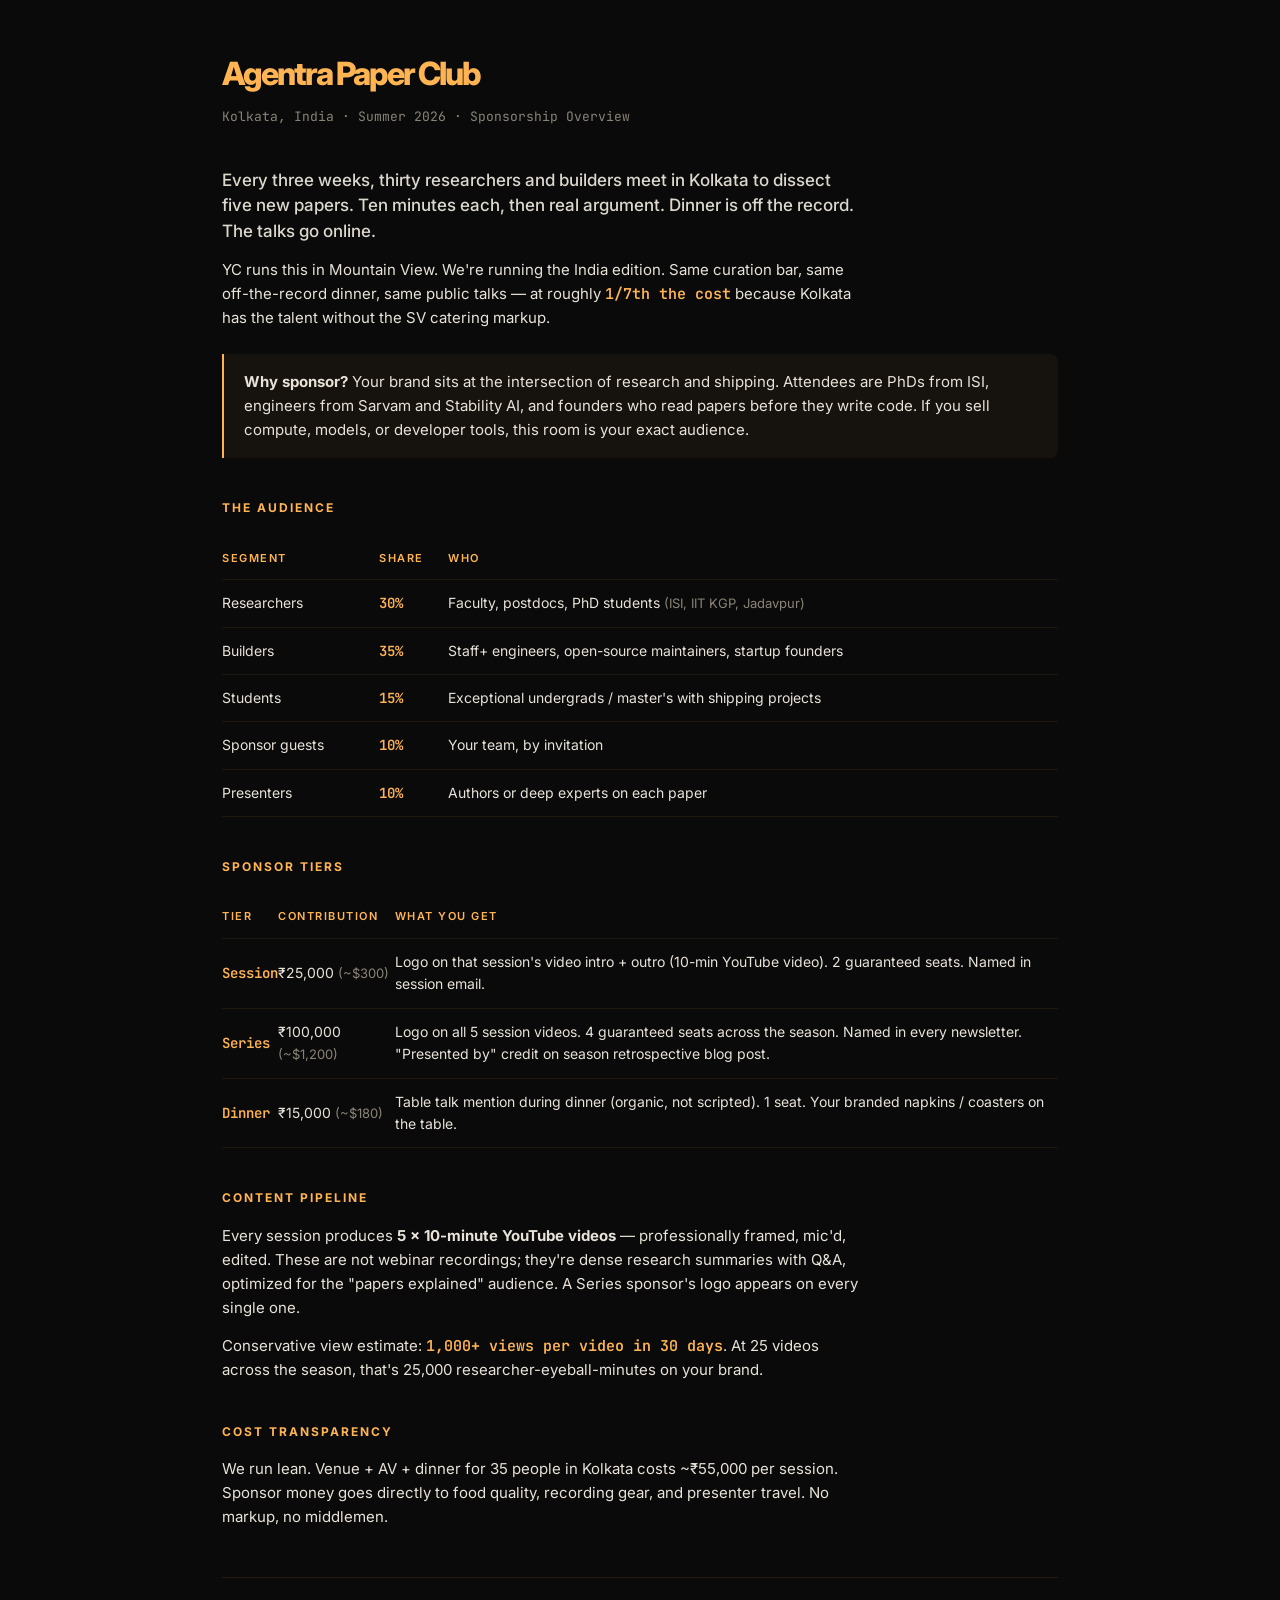
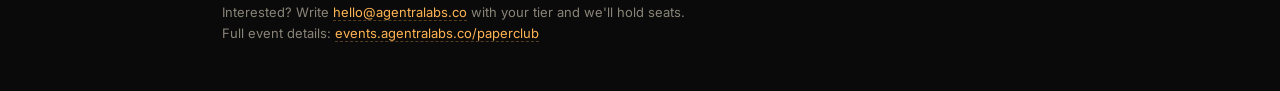
<file: paperclub/sponsor-deck.html>
<!DOCTYPE html>
<html lang="en">
<head>
  <meta charset="UTF-8" />
  <meta name="viewport" content="width=device-width, initial-scale=1.0"/>
  <title>Agentra Paper Club — Sponsor Deck</title>
  <link href="https://fonts.googleapis.com/css2?family=Inter:wght@400;500;600;700;800&family=JetBrains+Mono:wght@400;500&display=swap" rel="stylesheet">
  <style>
    :root { --bg:#0a0a0a; --text:#e8e2d9; --dim:#8a8478; --amber:#ffb454; --green:#6fdc8c; }
    * { margin:0; padding:0; box-sizing:border-box; }
    body { background:var(--bg); color:var(--text); font-family:'Inter',sans-serif; font-size:15px; line-height:1.6; padding:48px 32px; max-width:900px; margin:0 auto; }
    h1 { font-size:32px; font-weight:800; letter-spacing:-2px; color:var(--amber); margin-bottom:8px; }
    .sub { font-family:'JetBrains Mono',monospace; font-size:13px; color:var(--dim); margin-bottom:40px; }
    h2 { font-size:12px; font-weight:700; text-transform:uppercase; letter-spacing:2px; color:var(--amber); margin:40px 0 16px; }
    p { margin-bottom:14px; max-width:640px; }
    .lead { font-size:17px; font-weight:500; color:#ddd8ce; line-height:1.5; }
    table { width:100%; border-collapse:collapse; margin:20px 0; font-size:14px; }
    th, td { text-align:left; padding:12px 0; border-bottom:1px solid rgba(255,180,84,0.08); }
    th { font-size:11px; text-transform:uppercase; letter-spacing:1.5px; color:var(--amber); font-weight:600; }
    td { color:var(--text); }
    td em { color:var(--dim); font-style:normal; font-size:13px; }
    .num { font-family:'JetBrains Mono',monospace; color:var(--amber); font-weight:600; }
    .highlight { background:rgba(255,180,84,0.05); border-left:2px solid var(--amber); padding:16px 20px; margin:24px 0; border-radius:0 8px 8px 0; }
    .contact { margin-top:48px; padding-top:24px; border-top:1px solid rgba(255,180,84,0.1); font-size:13px; color:var(--dim); }
    .contact a { color:var(--amber); text-decoration:none; border-bottom:1px dashed rgba(255,180,84,0.3); }
    @media print {
      body { background:#fff; color:#111; --text:#111; --dim:#666; --amber:#d97700; }
      .highlight { background:#f5f0e8; border-left-color:#d97700; }
    }
  </style>
</head>
<body>
  <h1>Agentra Paper Club</h1>
  <div class="sub">Kolkata, India · Summer 2026 · Sponsorship Overview</div>

  <p class="lead">
    Every three weeks, thirty researchers and builders meet in Kolkata to dissect five new papers. Ten minutes each, then real argument. Dinner is off the record. The talks go online.
  </p>

  <p>
    YC runs this in Mountain View. We're running the India edition. Same curation bar, same off-the-record dinner, same public talks — at roughly <strong class="num">1/7th the cost</strong> because Kolkata has the talent without the SV catering markup.
  </p>

  <div class="highlight">
    <strong>Why sponsor?</strong> Your brand sits at the intersection of research and shipping. Attendees are PhDs from ISI, engineers from Sarvam and Stability AI, and founders who read papers before they write code. If you sell compute, models, or developer tools, this room is your exact audience.
  </div>

  <h2>The Audience</h2>
  <table>
    <tr><th>Segment</th><th>Share</th><th>Who</th></tr>
    <tr><td>Researchers</td><td class="num">30%</td><td>Faculty, postdocs, PhD students <em>(ISI, IIT KGP, Jadavpur)</em></td></tr>
    <tr><td>Builders</td><td class="num">35%</td><td>Staff+ engineers, open-source maintainers, startup founders</td></tr>
    <tr><td>Students</td><td class="num">15%</td><td>Exceptional undergrads / master's with shipping projects</td></tr>
    <tr><td>Sponsor guests</td><td class="num">10%</td><td>Your team, by invitation</td></tr>
    <tr><td>Presenters</td><td class="num">10%</td><td>Authors or deep experts on each paper</td></tr>
  </table>

  <h2>Sponsor Tiers</h2>
  <table>
    <tr><th>Tier</th><th>Contribution</th><th>What you get</th></tr>
    <tr>
      <td><strong class="num">Session</strong></td>
      <td>₹25,000 <em>(~$300)</em></td>
      <td>Logo on that session's video intro + outro (10-min YouTube video). 2 guaranteed seats. Named in session email.</td>
    </tr>
    <tr>
      <td><strong class="num">Series</strong></td>
      <td>₹100,000 <em>(~$1,200)</em></td>
      <td>Logo on all 5 session videos. 4 guaranteed seats across the season. Named in every newsletter. "Presented by" credit on season retrospective blog post.</td>
    </tr>
    <tr>
      <td><strong class="num">Dinner</strong></td>
      <td>₹15,000 <em>(~$180)</em></td>
      <td>Table talk mention during dinner (organic, not scripted). 1 seat. Your branded napkins / coasters on the table.</td>
    </tr>
  </table>

  <h2>Content Pipeline</h2>
  <p>
    Every session produces <strong>5 × 10-minute YouTube videos</strong> — professionally framed, mic'd, edited. These are not webinar recordings; they're dense research summaries with Q&A, optimized for the "papers explained" audience. A Series sponsor's logo appears on every single one.
  </p>
  <p>
    Conservative view estimate: <strong class="num">1,000+ views per video in 30 days</strong>. At 25 videos across the season, that's 25,000 researcher-eyeball-minutes on your brand.
  </p>

  <h2>Cost Transparency</h2>
  <p>
    We run lean. Venue + AV + dinner for 35 people in Kolkata costs ~₹55,000 per session. Sponsor money goes directly to food quality, recording gear, and presenter travel. No markup, no middlemen.
  </p>

  <div class="contact">
    Interested? Write <a href="mailto:hello@agentralabs.co">hello@agentralabs.co</a> with your tier and we'll hold seats.<br/>
    Full event details: <a href="https://events.agentralabs.co/paperclub">events.agentralabs.co/paperclub</a>
  </div>
</body>
</html>
</file>
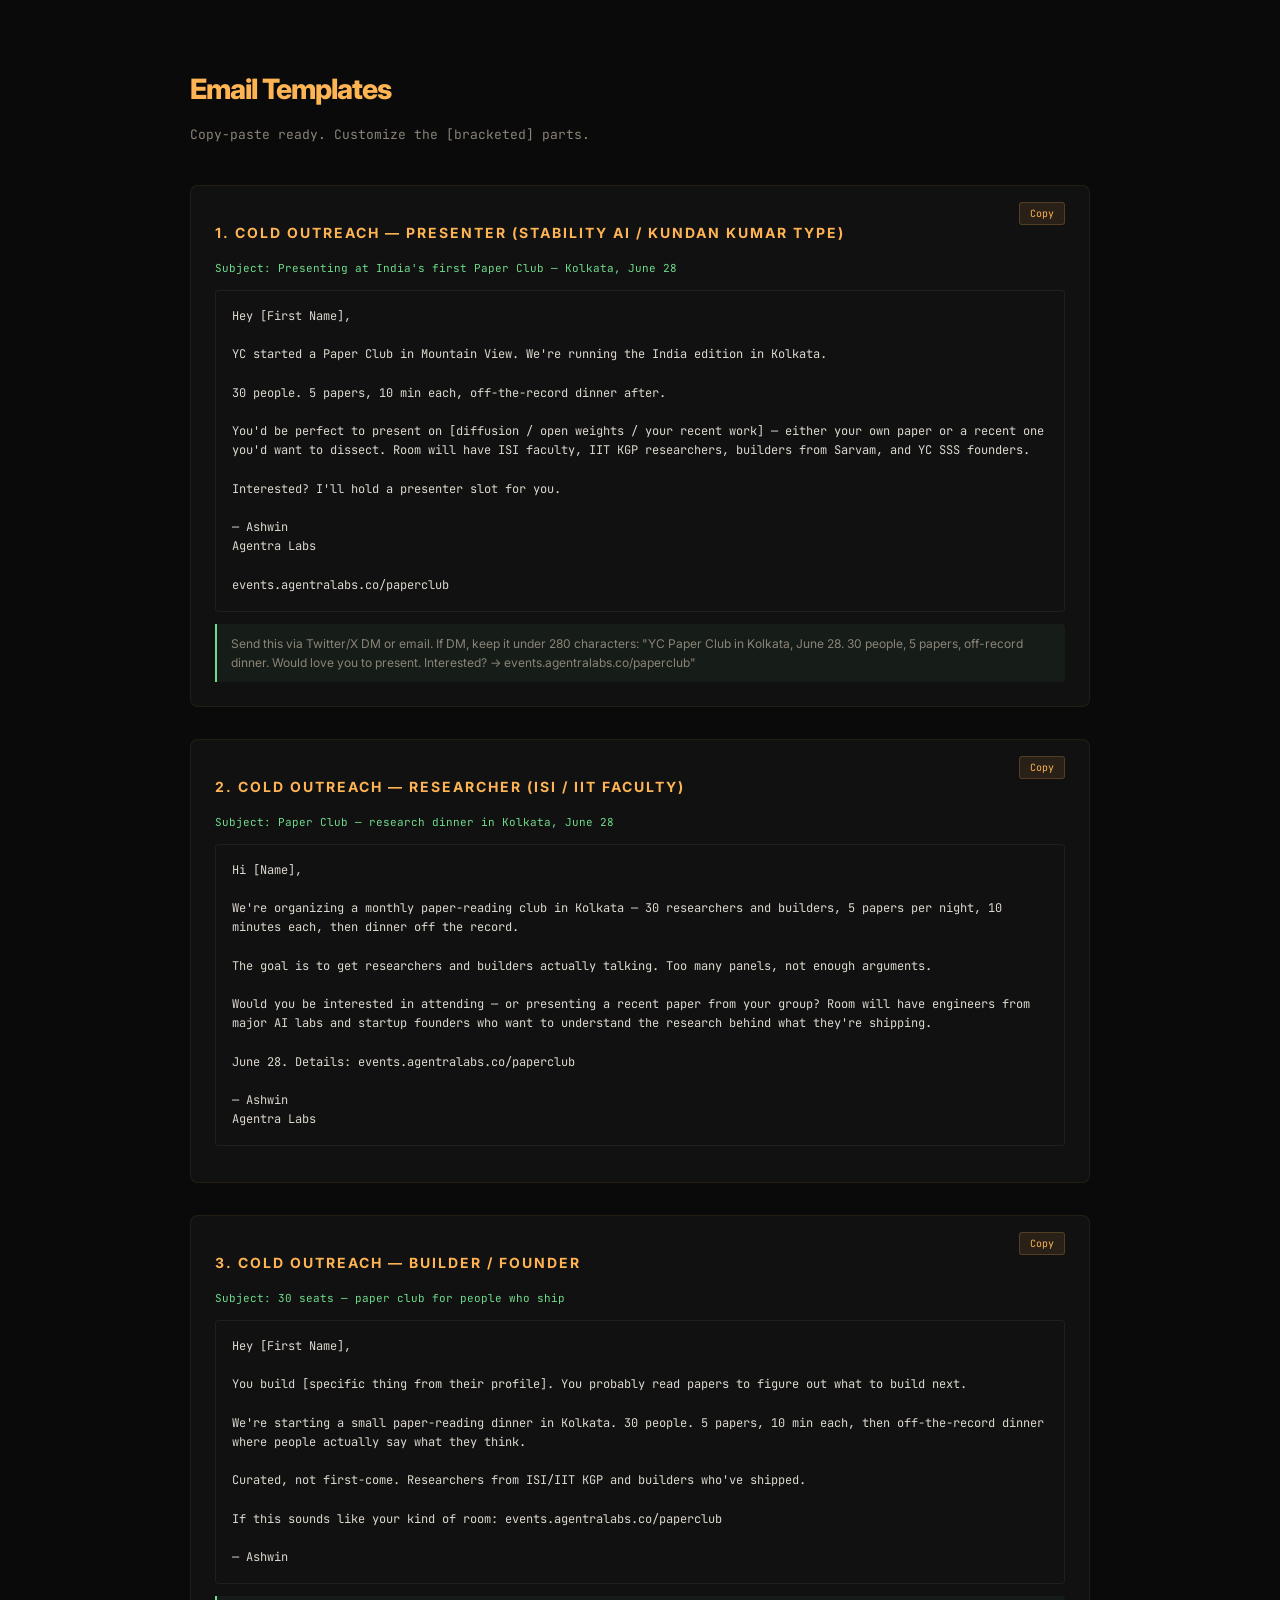
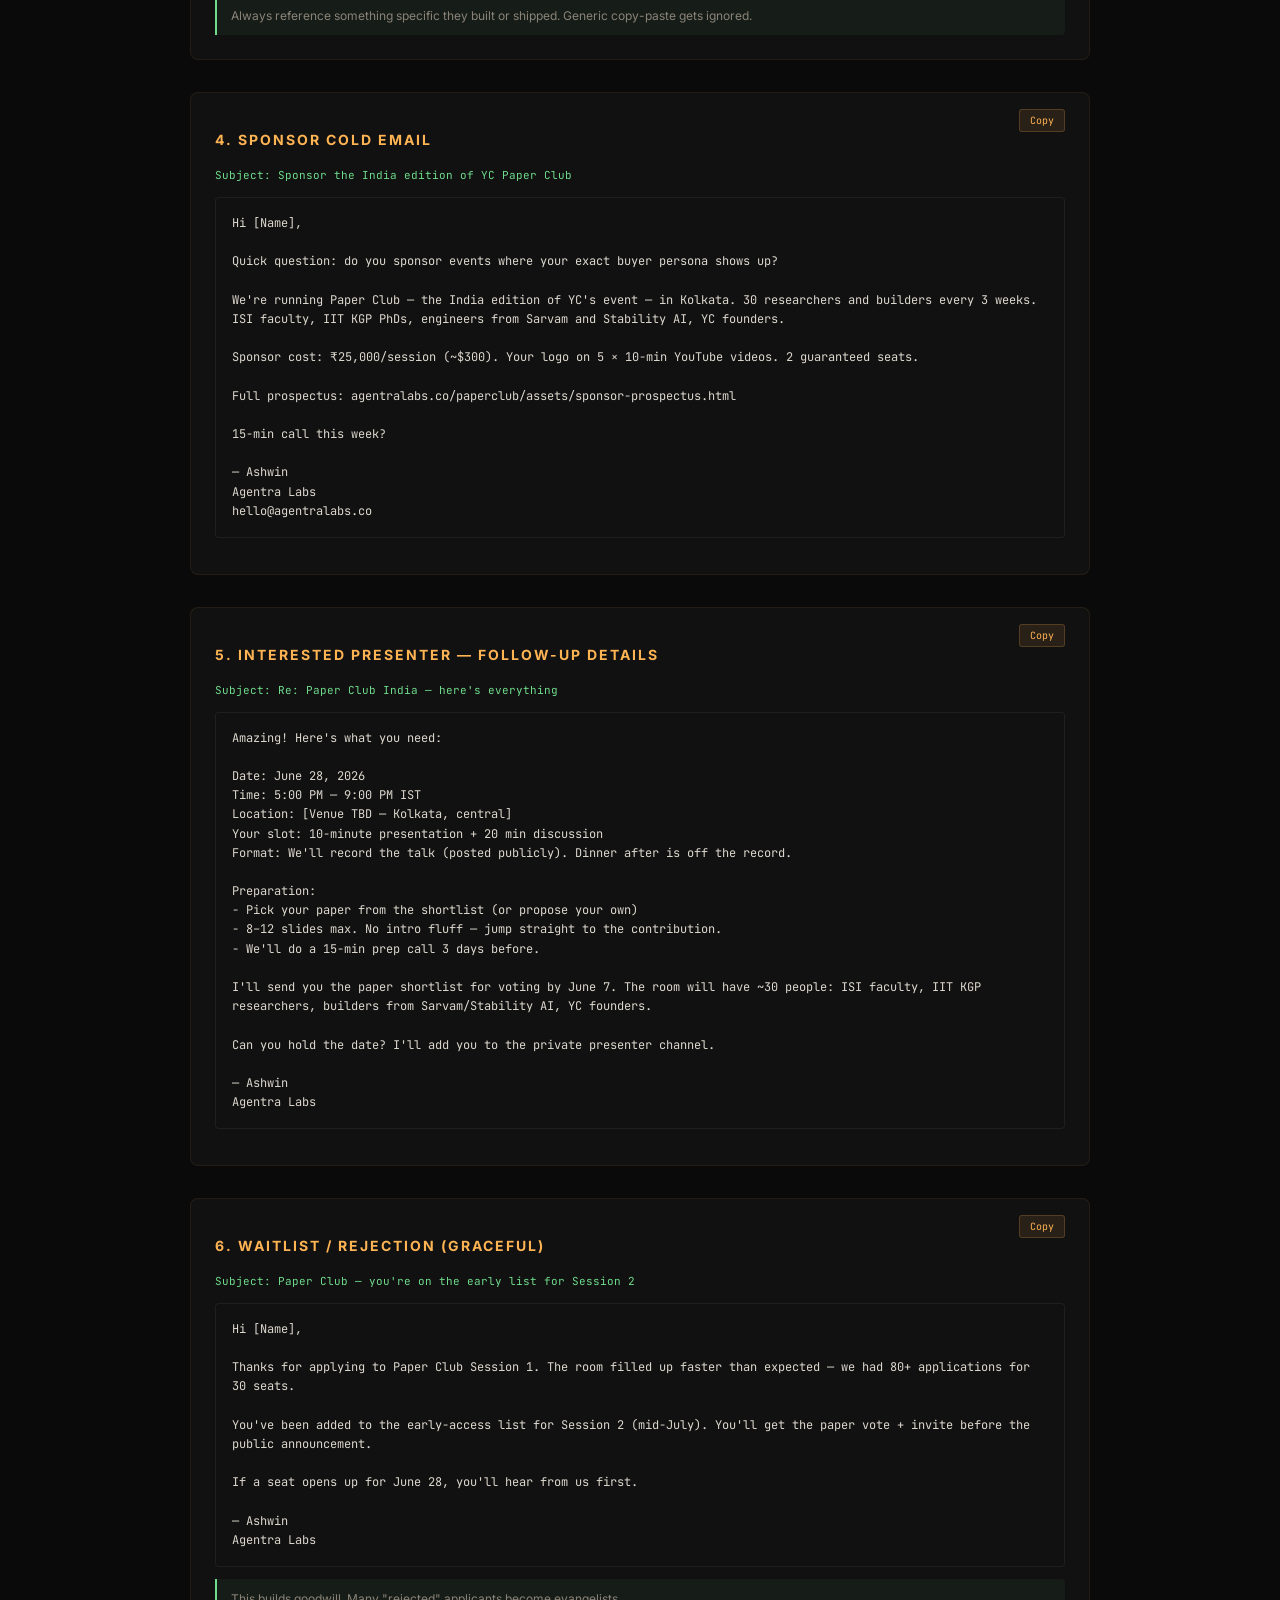
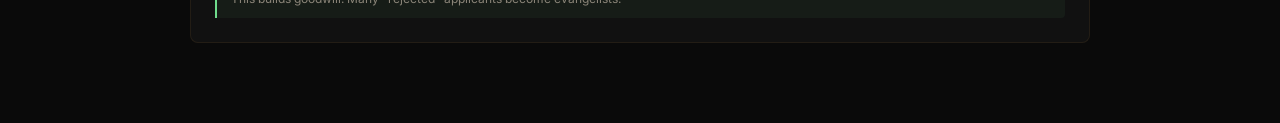
<file: paperclub/assets/email-templates.html>
<!DOCTYPE html>
<html lang="en">
<head>
  <meta charset="UTF-8">
  <title>Paper Club — Email Templates</title>
  <link href="https://fonts.googleapis.com/css2?family=Inter:wght@400;500;600;700&family=JetBrains+Mono:wght@400;500&display=swap" rel="stylesheet">
  <style>
    body { font-family: 'Inter', sans-serif; background: #0a0a0a; color: #c8c0b0; max-width: 900px; margin: 0 auto; padding: 48px 24px; line-height: 1.6; }
    h1 { font-size: 28px; font-weight: 800; color: #ffb454; letter-spacing: -1px; margin-bottom: 8px; }
    .sub { font-family: 'JetBrains Mono', monospace; font-size: 13px; color: #8a8478; margin-bottom: 40px; }
    .template { background: rgba(255,255,255,0.03); border: 1px solid rgba(255,180,84,0.08); border-radius: 8px; padding: 24px; margin-bottom: 32px; }
    .template h2 { font-size: 14px; font-weight: 700; color: #ffb454; text-transform: uppercase; letter-spacing: 2px; margin-bottom: 16px; }
    .meta { font-family: 'JetBrains Mono', monospace; font-size: 11px; color: #6fdc8c; margin-bottom: 12px; }
    pre {
      background: #111;
      border: 1px solid rgba(255,255,255,0.06);
      border-radius: 4px;
      padding: 16px;
      font-family: 'JetBrains Mono', monospace;
      font-size: 12px;
      line-height: 1.6;
      color: #ddd8ce;
      white-space: pre-wrap;
      overflow-x: auto;
    }
    .copy-btn {
      float: right;
      font-family: 'JetBrains Mono', monospace;
      font-size: 10px;
      padding: 4px 10px;
      background: rgba(255,180,84,0.1);
      border: 1px solid rgba(255,180,84,0.2);
      color: #ffb454;
      border-radius: 3px;
      cursor: pointer;
      margin-top: -8px;
    }
    .copy-btn:hover { background: rgba(255,180,84,0.2); }
    .note { font-size: 12px; color: #8a8478; margin-top: 12px; padding: 10px 14px; background: rgba(111,220,140,0.05); border-left: 2px solid #6fdc8c; border-radius: 0 4px 4px 0; }
  </style>
</head>
<body>
  <h1>Email Templates</h1>
  <p class="sub">Copy-paste ready. Customize the [bracketed] parts.</p>

  <div class="template">
    <button class="copy-btn" onclick="copy(this)">Copy</button>
    <h2>1. Cold Outreach — Presenter (Stability AI / Kundan Kumar type)</h2>
    <div class="meta">Subject: Presenting at India's first Paper Club — Kolkata, June 28</div>
    <pre>Hey [First Name],

YC started a Paper Club in Mountain View. We're running the India edition in Kolkata.

30 people. 5 papers, 10 min each, off-the-record dinner after.

You'd be perfect to present on [diffusion / open weights / your recent work] — either your own paper or a recent one you'd want to dissect. Room will have ISI faculty, IIT KGP researchers, builders from Sarvam, and YC SSS founders.

Interested? I'll hold a presenter slot for you.

— Ashwin
Agentra Labs

events.agentralabs.co/paperclub</pre>
    <div class="note">Send this via Twitter/X DM or email. If DM, keep it under 280 characters: "YC Paper Club in Kolkata, June 28. 30 people, 5 papers, off-record dinner. Would love you to present. Interested? → events.agentralabs.co/paperclub"</div>
  </div>

  <div class="template">
    <button class="copy-btn" onclick="copy(this)">Copy</button>
    <h2>2. Cold Outreach — Researcher (ISI / IIT Faculty)</h2>
    <div class="meta">Subject: Paper Club — research dinner in Kolkata, June 28</div>
    <pre>Hi [Name],

We're organizing a monthly paper-reading club in Kolkata — 30 researchers and builders, 5 papers per night, 10 minutes each, then dinner off the record.

The goal is to get researchers and builders actually talking. Too many panels, not enough arguments.

Would you be interested in attending — or presenting a recent paper from your group? Room will have engineers from major AI labs and startup founders who want to understand the research behind what they're shipping.

June 28. Details: events.agentralabs.co/paperclub

— Ashwin
Agentra Labs</pre>
  </div>

  <div class="template">
    <button class="copy-btn" onclick="copy(this)">Copy</button>
    <h2>3. Cold Outreach — Builder / Founder</h2>
    <div class="meta">Subject: 30 seats — paper club for people who ship</div>
    <pre>Hey [First Name],

You build [specific thing from their profile]. You probably read papers to figure out what to build next.

We're starting a small paper-reading dinner in Kolkata. 30 people. 5 papers, 10 min each, then off-the-record dinner where people actually say what they think.

Curated, not first-come. Researchers from ISI/IIT KGP and builders who've shipped.

If this sounds like your kind of room: events.agentralabs.co/paperclub

— Ashwin</pre>
    <div class="note">Always reference something specific they built or shipped. Generic copy-paste gets ignored.</div>
  </div>

  <div class="template">
    <button class="copy-btn" onclick="copy(this)">Copy</button>
    <h2>4. Sponsor Cold Email</h2>
    <div class="meta">Subject: Sponsor the India edition of YC Paper Club</div>
    <pre>Hi [Name],

Quick question: do you sponsor events where your exact buyer persona shows up?

We're running Paper Club — the India edition of YC's event — in Kolkata. 30 researchers and builders every 3 weeks. ISI faculty, IIT KGP PhDs, engineers from Sarvam and Stability AI, YC founders.

Sponsor cost: ₹25,000/session (~$300). Your logo on 5 × 10-min YouTube videos. 2 guaranteed seats.

Full prospectus: agentralabs.co/paperclub/assets/sponsor-prospectus.html

15-min call this week?

— Ashwin
Agentra Labs
hello@agentralabs.co</pre>
  </div>

  <div class="template">
    <button class="copy-btn" onclick="copy(this)">Copy</button>
    <h2>5. Interested Presenter — Follow-up Details</h2>
    <div class="meta">Subject: Re: Paper Club India — here's everything</div>
    <pre>Amazing! Here's what you need:

Date: June 28, 2026
Time: 5:00 PM — 9:00 PM IST
Location: [Venue TBD — Kolkata, central]
Your slot: 10-minute presentation + 20 min discussion
Format: We'll record the talk (posted publicly). Dinner after is off the record.

Preparation:
- Pick your paper from the shortlist (or propose your own)
- 8–12 slides max. No intro fluff — jump straight to the contribution.
- We'll do a 15-min prep call 3 days before.

I'll send you the paper shortlist for voting by June 7. The room will have ~30 people: ISI faculty, IIT KGP researchers, builders from Sarvam/Stability AI, YC founders.

Can you hold the date? I'll add you to the private presenter channel.

— Ashwin
Agentra Labs</pre>
  </div>

  <div class="template">
    <button class="copy-btn" onclick="copy(this)">Copy</button>
    <h2>6. Waitlist / Rejection (Graceful)</h2>
    <div class="meta">Subject: Paper Club — you're on the early list for Session 2</div>
    <pre>Hi [Name],

Thanks for applying to Paper Club Session 1. The room filled up faster than expected — we had 80+ applications for 30 seats.

You've been added to the early-access list for Session 2 (mid-July). You'll get the paper vote + invite before the public announcement.

If a seat opens up for June 28, you'll hear from us first.

— Ashwin
Agentra Labs</pre>
    <div class="note">This builds goodwill. Many "rejected" applicants become evangelists.</div>
  </div>

  <script>
    function copy(btn) {
      const pre = btn.parentElement.querySelector('pre');
      navigator.clipboard.writeText(pre.innerText).then(() => {
        btn.textContent = 'Copied!';
        setTimeout(() => btn.textContent = 'Copy', 1500);
      });
    }
  </script>
</body>
</html>
</file>
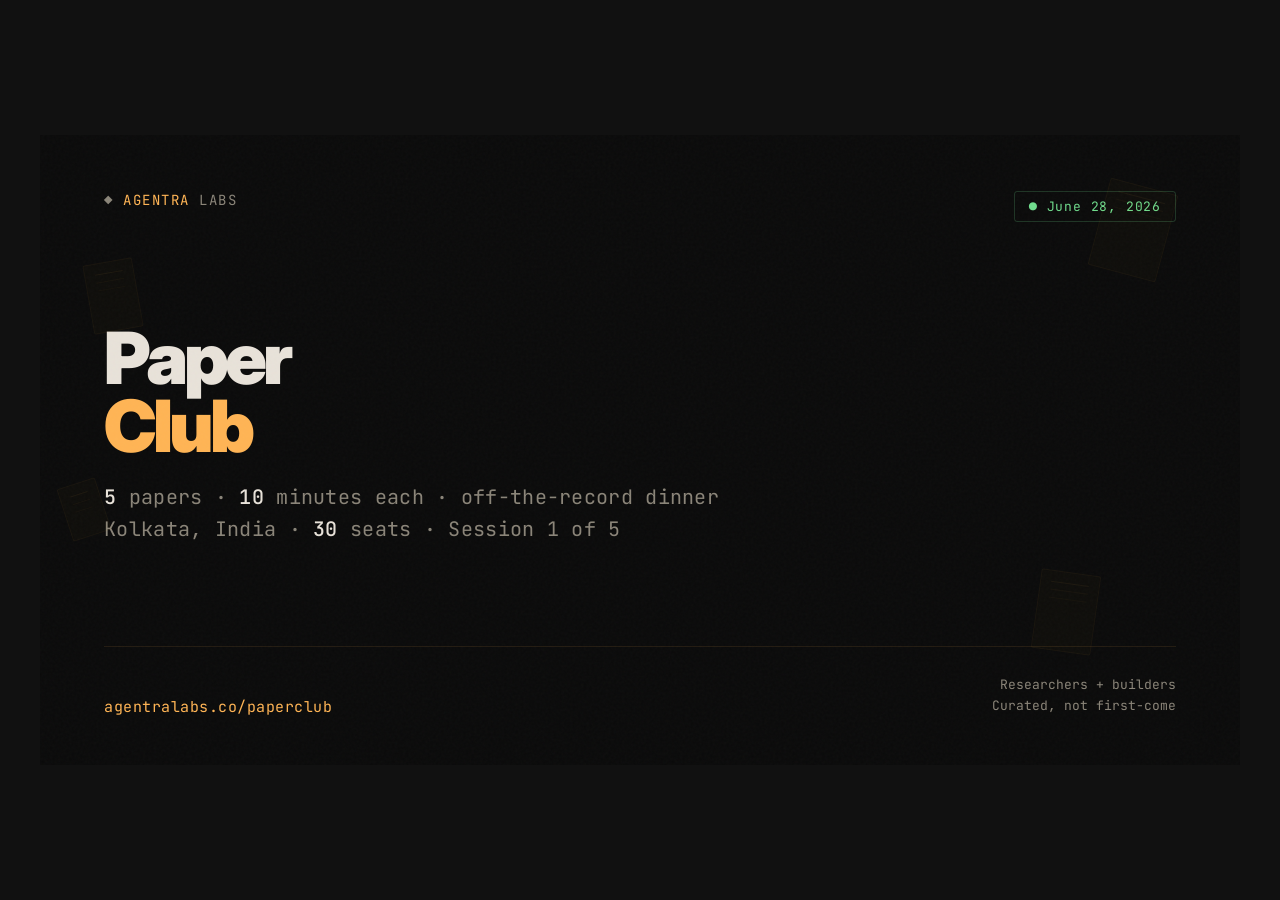
<file: paperclub/assets/og-image.html>
<!DOCTYPE html>
<html lang="en">
<head>
  <meta charset="UTF-8">
  <meta name="viewport" content="width=device-width, initial-scale=1.0">
  <title>OG Image — Agentra Paper Club</title>
  <link href="https://fonts.googleapis.com/css2?family=Inter:wght@400;500;600;700;800;900&family=JetBrains+Mono:wght@400;500;700&display=swap" rel="stylesheet">
  <style>
    * { margin: 0; padding: 0; box-sizing: border-box; }
    body {
      display: flex;
      align-items: center;
      justify-content: center;
      min-height: 100vh;
      background: #111;
      padding: 20px;
    }
    .og {
      width: 1200px;
      height: 630px;
      background: #0a0a0a;
      position: relative;
      overflow: hidden;
      font-family: 'Inter', system-ui, sans-serif;
      display: flex;
      flex-direction: column;
      justify-content: space-between;
      padding: 56px 64px 48px 64px;
    }
    .grain {
      position: absolute;
      inset: 0;
      opacity: 0.03;
      background-image: url("data:image/svg+xml,%3Csvg viewBox='0 0 256 256' xmlns='http://www.w3.org/2000/svg'%3E%3Cfilter id='n'%3E%3CfeTurbulence type='fractalNoise' baseFrequency='0.9' numOctaves='4' stitchTiles='stitch'/%3E%3C/filter%3E%3Crect width='100%25' height='100%25' filter='url(%23n)'/%3E%3C/svg%3E");
      pointer-events: none;
    }
    .top {
      display: flex;
      justify-content: space-between;
      align-items: flex-start;
    }
    .logo {
      font-family: 'JetBrains Mono', monospace;
      font-size: 14px;
      color: #8a8478;
      letter-spacing: 1.5px;
      text-transform: uppercase;
    }
    .logo span { color: #ffb454; }
    .date {
      font-family: 'JetBrains Mono', monospace;
      font-size: 13px;
      color: #6fdc8c;
      border: 1px solid rgba(111,220,140,0.2);
      padding: 6px 14px;
      border-radius: 3px;
      letter-spacing: 0.8px;
    }
    .center {
      flex: 1;
      display: flex;
      flex-direction: column;
      justify-content: center;
      padding: 20px 0;
    }
    .headline {
      font-size: 72px;
      font-weight: 900;
      line-height: 0.95;
      letter-spacing: -4px;
      color: #e8e2d9;
      margin-bottom: 20px;
    }
    .headline span { color: #ffb454; }
    .sub {
      font-family: 'JetBrains Mono', monospace;
      font-size: 20px;
      color: #8a8478;
      letter-spacing: 0.3px;
      line-height: 1.6;
    }
    .sub strong { color: #e8e2d9; font-weight: 500; }
    .bottom {
      display: flex;
      justify-content: space-between;
      align-items: flex-end;
      border-top: 1px solid rgba(255,180,84,0.1);
      padding-top: 28px;
    }
    .url {
      font-family: 'JetBrains Mono', monospace;
      font-size: 15px;
      color: #ffb454;
      letter-spacing: 0.5px;
    }
    .meta {
      font-family: 'JetBrains Mono', monospace;
      font-size: 13px;
      color: #8a8478;
      text-align: right;
      line-height: 1.6;
    }
    .meta strong { color: #e8e2d9; font-weight: 500; }

    /* Decorative paper fragments */
    .fragments {
      position: absolute;
      inset: 0;
      pointer-events: none;
      overflow: hidden;
    }
    .frag {
      position: absolute;
      background: rgba(255,180,84,0.02);
      border: 1px solid rgba(255,180,84,0.04);
      border-radius: 2px;
    }
    .frag::after {
      content: '';
      position: absolute;
      top: 10px; left: 10px; right: 10px;
      height: 1px;
      background: rgba(255,180,84,0.06);
      box-shadow: 0 8px 0 rgba(255,180,84,0.04), 0 16px 0 rgba(255,180,84,0.03);
    }
    .f1 { width: 70px; height: 90px; top: 8%; right: 6%; transform: rotate(15deg); }
    .f2 { width: 50px; height: 70px; top: 20%; left: 4%; transform: rotate(-10deg); }
    .f3 { width: 60px; height: 80px; bottom: 18%; right: 12%; transform: rotate(8deg); }
    .f4 { width: 40px; height: 55px; top: 55%; left: 2%; transform: rotate(-18deg); }

    @media print {
      body { background: #fff; padding: 0; }
    }
  </style>
</head>
<body>
  <div class="og">
    <div class="grain"></div>
    <div class="fragments">
      <div class="frag f1"></div>
      <div class="frag f2"></div>
      <div class="frag f3"></div>
      <div class="frag f4"></div>
    </div>

    <div class="top">
      <div class="logo">◆ <span>Agentra</span> Labs</div>
      <div class="date">● June 28, 2026</div>
    </div>

    <div class="center">
      <div class="headline">
        Paper<br>
        <span>Club</span>
      </div>
      <div class="sub">
        <strong>5</strong> papers · <strong>10</strong> minutes each · off-the-record dinner<br>
        Kolkata, India · <strong>30</strong> seats · Session 1 of 5
      </div>
    </div>

    <div class="bottom">
      <div class="url">agentralabs.co/paperclub</div>
      <div class="meta">
        Researchers + builders<br>
        Curated, not first-come
      </div>
    </div>
  </div>
</body>
</html>
</file>
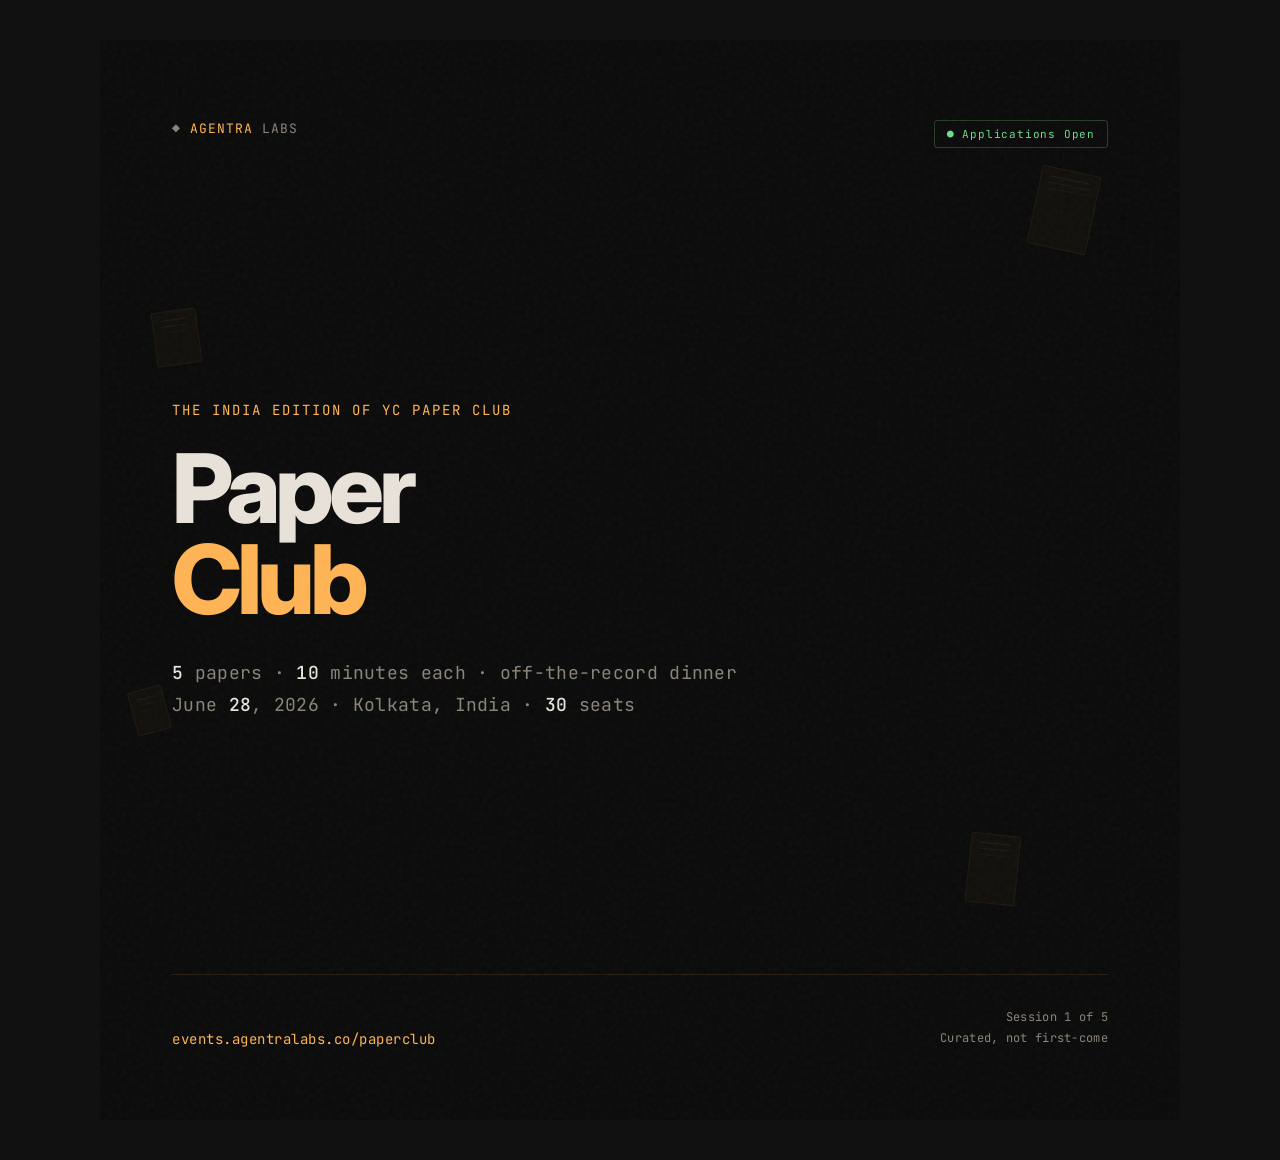
<file: paperclub/assets/social-card.html>
<!DOCTYPE html>
<html lang="en">
<head>
  <meta charset="UTF-8">
  <meta name="viewport" content="width=device-width, initial-scale=1.0">
  <title>Agentra Paper Club — Social Card</title>
  <link href="https://fonts.googleapis.com/css2?family=Inter:wght@400;500;600;700;800;900&family=JetBrains+Mono:wght@400;500;700&display=swap" rel="stylesheet">
  <style>
    * { margin: 0; padding: 0; box-sizing: border-box; }
    body {
      background: #111;
      display: flex;
      align-items: center;
      justify-content: center;
      min-height: 100vh;
      padding: 40px;
    }
    .card {
      width: 1080px;
      height: 1080px;
      background: #0a0a0a;
      position: relative;
      overflow: hidden;
      display: flex;
      flex-direction: column;
      justify-content: space-between;
      padding: 80px 72px 72px 72px;
      font-family: 'Inter', system-ui, sans-serif;
    }
    .grain {
      position: absolute;
      inset: 0;
      opacity: 0.04;
      background-image: url("data:image/svg+xml,%3Csvg viewBox='0 0 256 256' xmlns='http://www.w3.org/2000/svg'%3E%3Cfilter id='n'%3E%3CfeTurbulence type='fractalNoise' baseFrequency='0.9' numOctaves='4' stitchTiles='stitch'/%3E%3C/filter%3E%3Crect width='100%25' height='100%25' filter='url(%23n)'/%3E%3C/svg%3E");
      pointer-events: none;
    }
    .top {
      display: flex;
      justify-content: space-between;
      align-items: flex-start;
    }
    .logo {
      font-family: 'JetBrains Mono', monospace;
      font-size: 13px;
      color: #8a8478;
      letter-spacing: 1px;
      text-transform: uppercase;
    }
    .logo span { color: #ffb454; }
    .badge {
      font-family: 'JetBrains Mono', monospace;
      font-size: 11px;
      color: #6fdc8c;
      border: 1px solid rgba(111,220,140,0.25);
      padding: 6px 12px;
      border-radius: 3px;
      letter-spacing: 0.8px;
    }
    .center {
      flex: 1;
      display: flex;
      flex-direction: column;
      justify-content: center;
      padding: 40px 0;
    }
    .eyebrow {
      font-family: 'JetBrains Mono', monospace;
      font-size: 14px;
      color: #ffb454;
      letter-spacing: 2px;
      text-transform: uppercase;
      margin-bottom: 24px;
    }
    .headline {
      font-size: 96px;
      font-weight: 800;
      line-height: 0.95;
      letter-spacing: -5px;
      color: #e8e2d9;
      margin-bottom: 32px;
    }
    .headline span { color: #ffb454; }
    .details {
      font-family: 'JetBrains Mono', monospace;
      font-size: 18px;
      color: #8a8478;
      line-height: 1.8;
      letter-spacing: 0.3px;
    }
    .details strong { color: #e8e2d9; font-weight: 500; }
    .bottom {
      display: flex;
      justify-content: space-between;
      align-items: flex-end;
      border-top: 1px solid rgba(255,180,84,0.12);
      padding-top: 32px;
    }
    .url {
      font-family: 'JetBrains Mono', monospace;
      font-size: 14px;
      color: #ffb454;
      letter-spacing: 0.5px;
    }
    .meta {
      font-family: 'JetBrains Mono', monospace;
      font-size: 12px;
      color: #8a8478;
      text-align: right;
      line-height: 1.7;
      letter-spacing: 0.3px;
    }
    .meta strong { color: #e8e2d9; font-weight: 500; }

    /* Paper fragments decoration */
    .fragments {
      position: absolute;
      inset: 0;
      pointer-events: none;
      overflow: hidden;
    }
    .frag {
      position: absolute;
      background: rgba(255,180,84,0.03);
      border: 1px solid rgba(255,180,84,0.06);
      border-radius: 2px;
    }
    .frag::after {
      content: '';
      position: absolute;
      top: 8px; left: 8px; right: 8px;
      height: 1px;
      background: rgba(255,180,84,0.08);
      box-shadow: 0 6px 0 rgba(255,180,84,0.06), 0 12px 0 rgba(255,180,84,0.04);
    }
    .f1 { width: 60px; height: 80px; top: 12%; right: 8%; transform: rotate(12deg); }
    .f2 { width: 45px; height: 55px; top: 25%; left: 5%; transform: rotate(-8deg); }
    .f3 { width: 50px; height: 70px; bottom: 20%; right: 15%; transform: rotate(6deg); }
    .f4 { width: 35px; height: 45px; top: 60%; left: 3%; transform: rotate(-15deg); }

    @media print {
      body { background: #fff; padding: 0; }
      .card { box-shadow: none; }
    }
  </style>
</head>
<body>
  <div class="card">
    <div class="grain"></div>
    <div class="fragments">
      <div class="frag f1"></div>
      <div class="frag f2"></div>
      <div class="frag f3"></div>
      <div class="frag f4"></div>
    </div>

    <div class="top">
      <div class="logo">◆ <span>Agentra</span> Labs</div>
      <div class="badge">● Applications Open</div>
    </div>

    <div class="center">
      <div class="eyebrow">The India Edition of YC Paper Club</div>
      <div class="headline">
        Paper<br>
        <span>Club</span>
      </div>
      <div class="details">
        <strong>5</strong> papers · <strong>10</strong> minutes each · off-the-record dinner<br>
        June <strong>28</strong>, 2026 · Kolkata, India · <strong>30</strong> seats
      </div>
    </div>

    <div class="bottom">
      <div class="url">events.agentralabs.co/paperclub</div>
      <div class="meta">
        Session 1 of 5<br>
        Curated, not first-come
      </div>
    </div>
  </div>
</body>
</html>
</file>
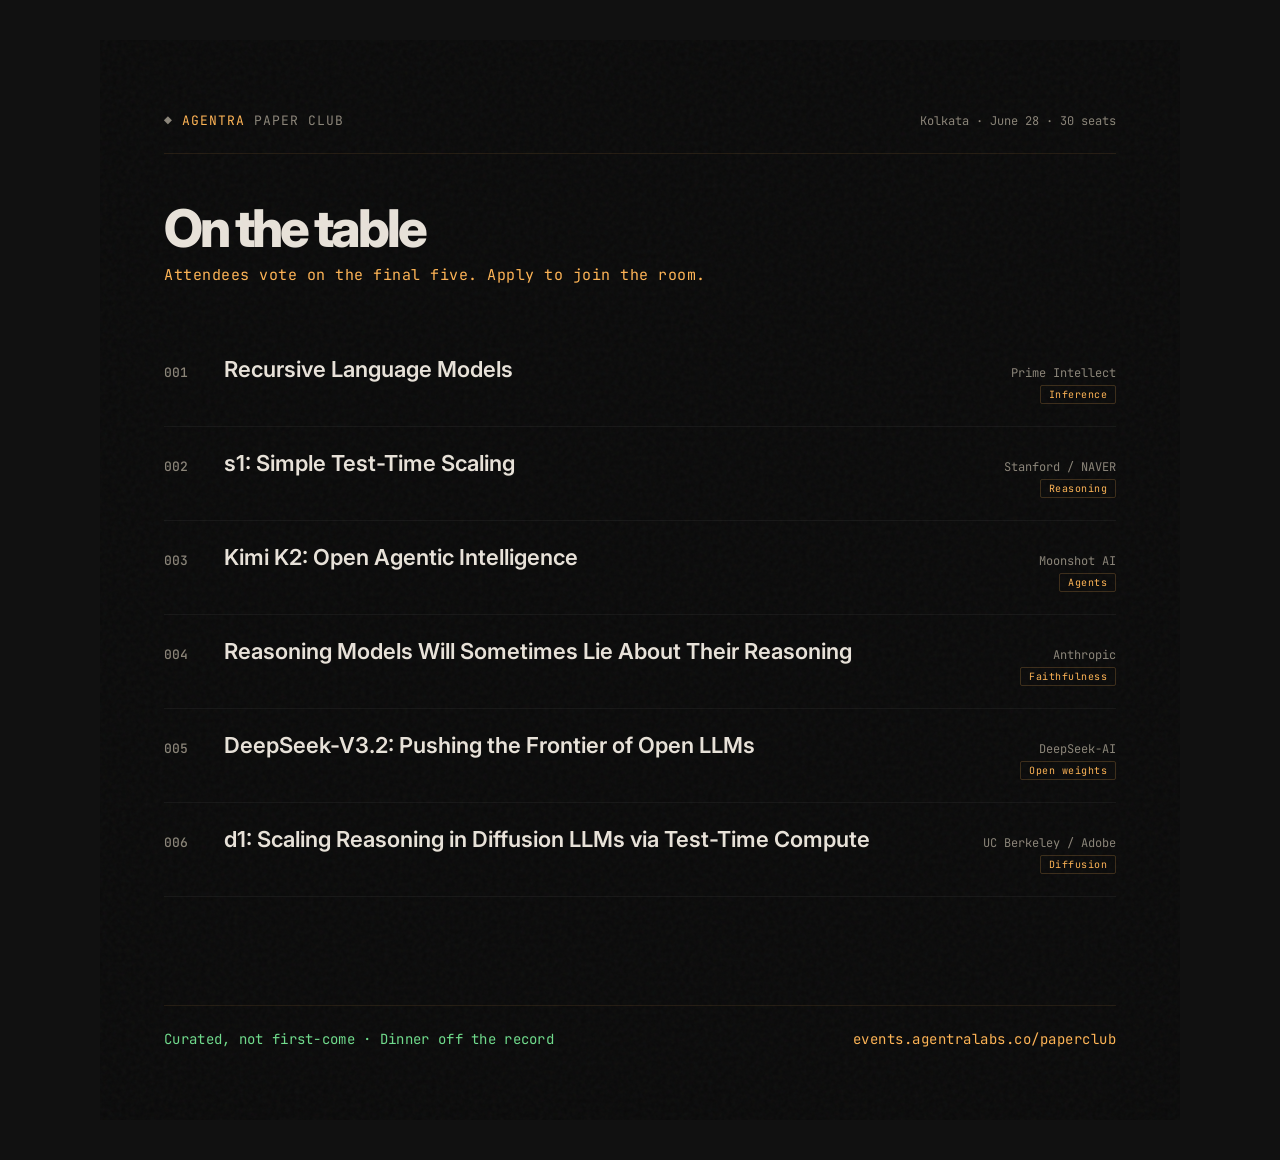
<file: paperclub/assets/social-papers.html>
<!DOCTYPE html>
<html lang="en">
<head>
  <meta charset="UTF-8">
  <meta name="viewport" content="width=device-width, initial-scale=1.0">
  <title>Paper Club — On The Table</title>
  <link href="https://fonts.googleapis.com/css2?family=Inter:wght@400;500;600;700;800&family=JetBrains+Mono:wght@400;500;700&display=swap" rel="stylesheet">
  <style>
    * { margin: 0; padding: 0; box-sizing: border-box; }
    body {
      background: #111;
      display: flex;
      align-items: center;
      justify-content: center;
      min-height: 100vh;
      padding: 40px;
    }
    .card {
      width: 1080px;
      height: 1080px;
      background: #0a0a0a;
      position: relative;
      overflow: hidden;
      display: flex;
      flex-direction: column;
      padding: 72px 64px;
      font-family: 'Inter', system-ui, sans-serif;
    }
    .grain {
      position: absolute;
      inset: 0;
      opacity: 0.04;
      background-image: url("data:image/svg+xml,%3Csvg viewBox='0 0 256 256' xmlns='http://www.w3.org/2000/svg'%3E%3Cfilter id='n'%3E%3CfeTurbulence type='fractalNoise' baseFrequency='0.9' numOctaves='4' stitchTiles='stitch'/%3E%3C/filter%3E%3Crect width='100%25' height='100%25' filter='url(%23n)'/%3E%3C/svg%3E");
      pointer-events: none;
    }
    .top {
      display: flex;
      justify-content: space-between;
      align-items: center;
      margin-bottom: 48px;
      border-bottom: 1px solid rgba(255,180,84,0.1);
      padding-bottom: 24px;
    }
    .logo {
      font-family: 'JetBrains Mono', monospace;
      font-size: 13px;
      color: #8a8478;
      letter-spacing: 1px;
      text-transform: uppercase;
    }
    .logo span { color: #ffb454; }
    .headline {
      font-size: 52px;
      font-weight: 800;
      line-height: 1.05;
      letter-spacing: -3px;
      color: #e8e2d9;
      margin-bottom: 8px;
    }
    .sub {
      font-family: 'JetBrains Mono', monospace;
      font-size: 15px;
      color: #ffb454;
      letter-spacing: 0.5px;
      margin-bottom: 48px;
    }
    .paper-list {
      flex: 1;
      display: flex;
      flex-direction: column;
      gap: 0;
    }
    .paper {
      display: flex;
      align-items: baseline;
      gap: 20px;
      padding: 22px 0;
      border-bottom: 1px solid rgba(255,255,255,0.05);
    }
    .paper-num {
      font-family: 'JetBrains Mono', monospace;
      font-size: 13px;
      color: #8a8478;
      min-width: 40px;
      font-weight: 500;
    }
    .paper-title {
      font-size: 22px;
      font-weight: 600;
      color: #e8e2d9;
      line-height: 1.3;
      flex: 1;
    }
    .paper-meta {
      font-family: 'JetBrains Mono', monospace;
      font-size: 12px;
      color: #8a8478;
      text-align: right;
      min-width: 220px;
    }
    .paper-meta .tag {
      display: inline-block;
      padding: 2px 8px;
      border: 1px solid rgba(255,180,84,0.2);
      border-radius: 2px;
      font-size: 10px;
      color: #ffb454;
      margin-top: 4px;
      letter-spacing: 0.5px;
    }
    .bottom {
      display: flex;
      justify-content: space-between;
      align-items: center;
      margin-top: 40px;
      padding-top: 24px;
      border-top: 1px solid rgba(255,180,84,0.1);
    }
    .cta {
      font-family: 'JetBrains Mono', monospace;
      font-size: 14px;
      color: #6fdc8c;
      letter-spacing: 0.3px;
    }
    .url {
      font-family: 'JetBrains Mono', monospace;
      font-size: 14px;
      color: #ffb454;
      letter-spacing: 0.5px;
    }
  </style>
</head>
<body>
  <div class="card">
    <div class="grain"></div>
    <div class="top">
      <div class="logo">◆ <span>Agentra</span> Paper Club</div>
      <div style="font-family:'JetBrains Mono',monospace;font-size:12px;color:#8a8478;">Kolkata · June 28 · 30 seats</div>
    </div>

    <div class="headline">On the table</div>
    <div class="sub">Attendees vote on the final five. Apply to join the room.</div>

    <div class="paper-list">
      <div class="paper">
        <div class="paper-num">001</div>
        <div class="paper-title">Recursive Language Models</div>
        <div class="paper-meta">Prime Intellect<br><span class="tag">Inference</span></div>
      </div>
      <div class="paper">
        <div class="paper-num">002</div>
        <div class="paper-title">s1: Simple Test-Time Scaling</div>
        <div class="paper-meta">Stanford / NAVER<br><span class="tag">Reasoning</span></div>
      </div>
      <div class="paper">
        <div class="paper-num">003</div>
        <div class="paper-title">Kimi K2: Open Agentic Intelligence</div>
        <div class="paper-meta">Moonshot AI<br><span class="tag">Agents</span></div>
      </div>
      <div class="paper">
        <div class="paper-num">004</div>
        <div class="paper-title">Reasoning Models Will Sometimes Lie About Their Reasoning</div>
        <div class="paper-meta">Anthropic<br><span class="tag">Faithfulness</span></div>
      </div>
      <div class="paper">
        <div class="paper-num">005</div>
        <div class="paper-title">DeepSeek-V3.2: Pushing the Frontier of Open LLMs</div>
        <div class="paper-meta">DeepSeek-AI<br><span class="tag">Open weights</span></div>
      </div>
      <div class="paper">
        <div class="paper-num">006</div>
        <div class="paper-title">d1: Scaling Reasoning in Diffusion LLMs via Test-Time Compute</div>
        <div class="paper-meta">UC Berkeley / Adobe<br><span class="tag">Diffusion</span></div>
      </div>
    </div>

    <div class="bottom">
      <div class="cta">Curated, not first-come · Dinner off the record</div>
      <div class="url">events.agentralabs.co/paperclub</div>
    </div>
  </div>
</body>
</html>
</file>
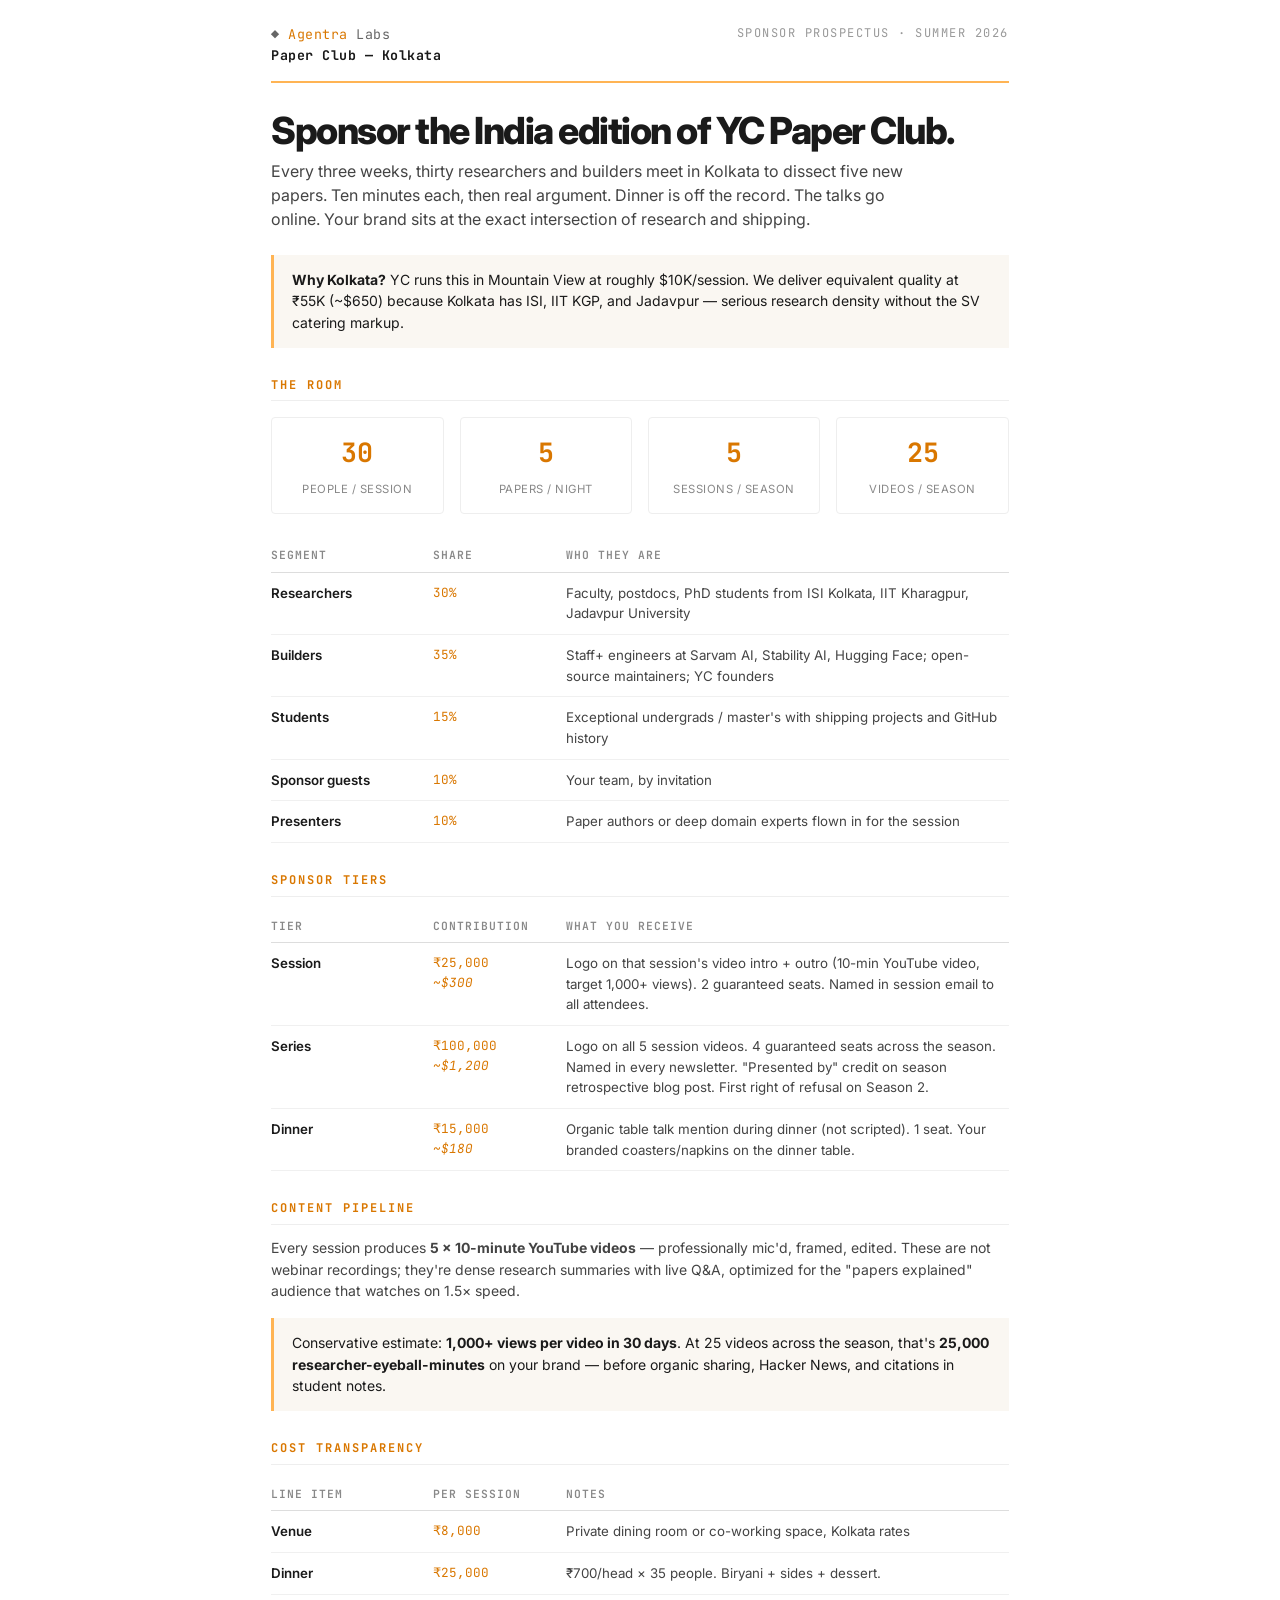
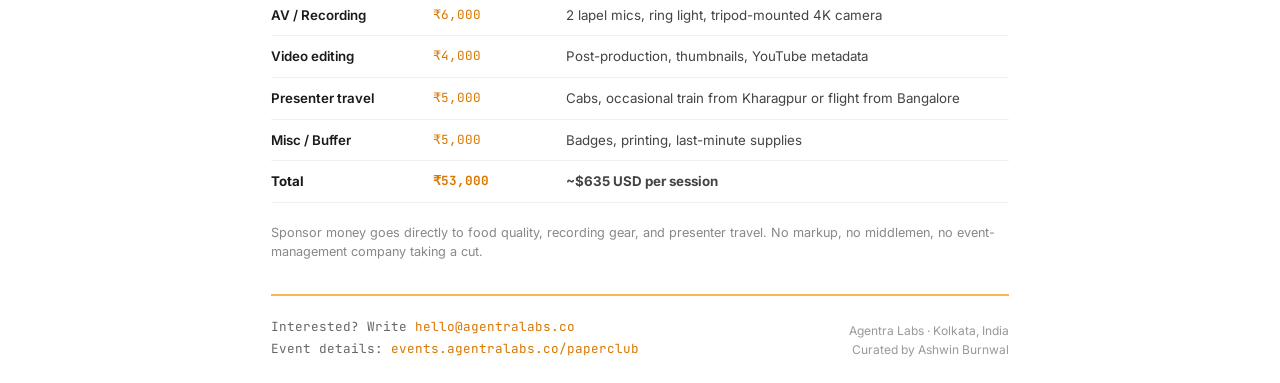
<file: paperclub/assets/sponsor-prospectus.html>
<!DOCTYPE html>
<html lang="en">
<head>
  <meta charset="UTF-8">
  <meta name="viewport" content="width=device-width, initial-scale=1.0">
  <title>Agentra Paper Club — Sponsor Prospectus</title>
  <link href="https://fonts.googleapis.com/css2?family=Inter:wght@400;500;600;700;800&family=JetBrains+Mono:wght@400;500;700&display=swap" rel="stylesheet">
  <style>
    @page { size: A4; margin: 18mm 16mm; }
    * { margin: 0; padding: 0; box-sizing: border-box; }
    body {
      font-family: 'Inter', system-ui, sans-serif;
      font-size: 10.5pt;
      line-height: 1.55;
      color: #1a1a1a;
      background: #fff;
      max-width: 210mm;
      margin: 0 auto;
      padding: 24px 28px;
    }
    header {
      display: flex;
      justify-content: space-between;
      align-items: flex-start;
      margin-bottom: 28px;
      padding-bottom: 16px;
      border-bottom: 2px solid #ffb454;
    }
    .brand {
      font-family: 'JetBrains Mono', monospace;
      font-size: 10pt;
      color: #666;
      letter-spacing: 0.5px;
    }
    .brand strong { color: #1a1a1a; font-weight: 700; }
    .brand span { color: #d97700; }
    .doc-label {
      font-family: 'JetBrains Mono', monospace;
      font-size: 9pt;
      color: #999;
      text-transform: uppercase;
      letter-spacing: 1.5px;
    }
    h1 {
      font-size: 28pt;
      font-weight: 800;
      letter-spacing: -1.5px;
      line-height: 1.05;
      color: #1a1a1a;
      margin-bottom: 8px;
    }
    .lead {
      font-size: 12pt;
      color: #444;
      line-height: 1.5;
      max-width: 90%;
      margin-bottom: 24px;
    }
    h2 {
      font-family: 'JetBrains Mono', monospace;
      font-size: 9pt;
      font-weight: 700;
      text-transform: uppercase;
      letter-spacing: 2px;
      color: #d97700;
      margin: 28px 0 12px;
      padding-bottom: 6px;
      border-bottom: 1px solid #eee;
    }
    table {
      width: 100%;
      border-collapse: collapse;
      margin: 12px 0 20px;
      font-size: 10pt;
    }
    th {
      text-align: left;
      font-family: 'JetBrains Mono', monospace;
      font-size: 8.5pt;
      text-transform: uppercase;
      letter-spacing: 1px;
      color: #888;
      font-weight: 600;
      padding: 8px 0;
      border-bottom: 1px solid #ddd;
    }
    td {
      padding: 10px 0;
      border-bottom: 1px solid #f0f0f0;
      vertical-align: top;
    }
    td:first-child { font-weight: 600; width: 22%; }
    td:nth-child(2) {
      font-family: 'JetBrains Mono', monospace;
      font-size: 9.5pt;
      color: #d97700;
      width: 18%;
    }
    td:nth-child(3) { width: 60%; color: #444; }
    .highlight-box {
      background: #faf7f2;
      border-left: 3px solid #ffb454;
      padding: 14px 18px;
      margin: 16px 0;
      font-size: 10.5pt;
      line-height: 1.55;
    }
    .numbers {
      display: grid;
      grid-template-columns: repeat(4, 1fr);
      gap: 16px;
      margin: 16px 0 24px;
    }
    .num-box {
      text-align: center;
      padding: 14px 8px;
      border: 1px solid #eee;
      border-radius: 4px;
    }
    .num-box .n {
      font-family: 'JetBrains Mono', monospace;
      font-size: 20pt;
      font-weight: 700;
      color: #d97700;
      display: block;
      margin-bottom: 4px;
    }
    .num-box .l {
      font-size: 8.5pt;
      color: #888;
      text-transform: uppercase;
      letter-spacing: 0.5px;
    }
    .contact {
      margin-top: 32px;
      padding-top: 20px;
      border-top: 2px solid #ffb454;
      display: flex;
      justify-content: space-between;
      align-items: flex-end;
    }
    .contact-left {
      font-family: 'JetBrains Mono', monospace;
      font-size: 9.5pt;
      color: #666;
      line-height: 1.7;
    }
    .contact-left a { color: #d97700; text-decoration: none; }
    .contact-right {
      font-size: 9pt;
      color: #999;
      text-align: right;
    }
    @media print {
      body { padding: 0; max-width: none; }
    }
  </style>
</head>
<body>
  <header>
    <div class="brand">
      ◆ <span>Agentra</span> Labs<br>
      <strong>Paper Club — Kolkata</strong>
    </div>
    <div class="doc-label">Sponsor Prospectus · Summer 2026</div>
  </header>

  <h1>Sponsor the India edition of YC Paper Club.</h1>
  <p class="lead">
    Every three weeks, thirty researchers and builders meet in Kolkata to dissect five new papers. Ten minutes each, then real argument. Dinner is off the record. The talks go online. Your brand sits at the exact intersection of research and shipping.
  </p>

  <div class="highlight-box">
    <strong>Why Kolkata?</strong> YC runs this in Mountain View at roughly $10K/session. We deliver equivalent quality at ₹55K (~$650) because Kolkata has ISI, IIT KGP, and Jadavpur — serious research density without the SV catering markup.
  </div>

  <h2>The Room</h2>
  <div class="numbers">
    <div class="num-box"><span class="n">30</span><span class="l">People / Session</span></div>
    <div class="num-box"><span class="n">5</span><span class="l">Papers / Night</span></div>
    <div class="num-box"><span class="n">5</span><span class="l">Sessions / Season</span></div>
    <div class="num-box"><span class="n">25</span><span class="l">Videos / Season</span></div>
  </div>

  <table>
    <tr><th>Segment</th><th>Share</th><th>Who they are</th></tr>
    <tr><td>Researchers</td><td>30%</td><td>Faculty, postdocs, PhD students from ISI Kolkata, IIT Kharagpur, Jadavpur University</td></tr>
    <tr><td>Builders</td><td>35%</td><td>Staff+ engineers at Sarvam AI, Stability AI, Hugging Face; open-source maintainers; YC founders</td></tr>
    <tr><td>Students</td><td>15%</td><td>Exceptional undergrads / master's with shipping projects and GitHub history</td></tr>
    <tr><td>Sponsor guests</td><td>10%</td><td>Your team, by invitation</td></tr>
    <tr><td>Presenters</td><td>10%</td><td>Paper authors or deep domain experts flown in for the session</td></tr>
  </table>

  <h2>Sponsor Tiers</h2>
  <table>
    <tr><th>Tier</th><th>Contribution</th><th>What you receive</th></tr>
    <tr>
      <td>Session</td>
      <td>₹25,000<br><em>~$300</em></td>
      <td>Logo on that session's video intro + outro (10-min YouTube video, target 1,000+ views). 2 guaranteed seats. Named in session email to all attendees.</td>
    </tr>
    <tr>
      <td>Series</td>
      <td>₹100,000<br><em>~$1,200</em></td>
      <td>Logo on all 5 session videos. 4 guaranteed seats across the season. Named in every newsletter. "Presented by" credit on season retrospective blog post. First right of refusal on Season 2.</td>
    </tr>
    <tr>
      <td>Dinner</td>
      <td>₹15,000<br><em>~$180</em></td>
      <td>Organic table talk mention during dinner (not scripted). 1 seat. Your branded coasters/napkins on the dinner table.</td>
    </tr>
  </table>

  <h2>Content Pipeline</h2>
  <p style="margin-bottom:12px;color:#444;">
    Every session produces <strong>5 × 10-minute YouTube videos</strong> — professionally mic'd, framed, edited. These are not webinar recordings; they're dense research summaries with live Q&A, optimized for the "papers explained" audience that watches on 1.5× speed.
  </p>
  <div class="highlight-box">
    Conservative estimate: <strong>1,000+ views per video in 30 days</strong>. At 25 videos across the season, that's <strong>25,000 researcher-eyeball-minutes</strong> on your brand — before organic sharing, Hacker News, and citations in student notes.
  </div>

  <h2>Cost Transparency</h2>
  <table>
    <tr><th>Line item</th><th>Per session</th><th>Notes</th></tr>
    <tr><td>Venue</td><td>₹8,000</td><td>Private dining room or co-working space, Kolkata rates</td></tr>
    <tr><td>Dinner</td><td>₹25,000</td><td>₹700/head × 35 people. Biryani + sides + dessert.</td></tr>
    <tr><td>AV / Recording</td><td>₹6,000</td><td>2 lapel mics, ring light, tripod-mounted 4K camera</td></tr>
    <tr><td>Video editing</td><td>₹4,000</td><td>Post-production, thumbnails, YouTube metadata</td></tr>
    <tr><td>Presenter travel</td><td>₹5,000</td><td>Cabs, occasional train from Kharagpur or flight from Bangalore</td></tr>
    <tr><td>Misc / Buffer</td><td>₹5,000</td><td>Badges, printing, last-minute supplies</td></tr>
    <tr><td><strong>Total</strong></td><td><strong>₹53,000</strong></td><td><strong>~$635 USD per session</strong></td></tr>
  </table>
  <p style="font-size:9.5pt;color:#888;margin-top:8px;">
    Sponsor money goes directly to food quality, recording gear, and presenter travel. No markup, no middlemen, no event-management company taking a cut.
  </p>

  <div class="contact">
    <div class="contact-left">
      Interested? Write <a href="mailto:hello@agentralabs.co">hello@agentralabs.co</a><br>
      Event details: <a href="https://events.agentralabs.co/paperclub">events.agentralabs.co/paperclub</a>
    </div>
    <div class="contact-right">
      Agentra Labs · Kolkata, India<br>
      Curated by Ashwin Burnwal
    </div>
  </div>
</body>
</html>
</file>
<file: styles.css>
/* ============================================
   Agentra Labs — Fuser-Inspired Light Theme
   ============================================ */

:root {
  --bg:        #F4F4F6;
  --bg-2:      #FFFFFF;
  --bg-3:      #EAEAEC;
  --text:      #0A0A0F;
  --text-2:    #4B4F5C;
  --text-dim:  #6B7280;
  --text-muted:#9CA3AF;
  --border:    #E5E5E7;
  --border-2:  #D1D1D6;
  --accent:    #7C3AED;
  --accent-2:  #A78BFA;
  --accent-glow: rgba(124,58,237,0.25);
  --success:   #34D399;
  --warning:   #F59E0B;
  --error:     #EF4444;

  --font-heading: 'Manrope', -apple-system, sans-serif;
  --font-body:    'Inter', -apple-system, sans-serif;
  --font-mono:    'JetBrains Mono', SFMono-Regular, monospace;

  --max-w: 1120px;
  --radius-sm: 8px;
  --radius-md: 12px;
  --radius-lg: 20px;
  --shadow-sm: 0 1px 2px rgba(0,0,0,0.04);
  --shadow-md: 0 4px 16px rgba(0,0,0,0.06);
  --shadow-lg: 0 12px 40px rgba(0,0,0,0.08);
  --shadow-xl: 0 20px 60px rgba(0,0,0,0.12);
}

*, *::before, *::after { margin:0; padding:0; box-sizing:border-box; }
html { scroll-behavior:smooth; }

body {
  background-color: var(--bg);
  background-image:
    linear-gradient(rgba(0,0,0,0.03) 1px, transparent 1px),
    linear-gradient(90deg, rgba(0,0,0,0.03) 1px, transparent 1px);
  background-size: 80px 80px;
  background-position: center top;
  color: var(--text);
  font-family: var(--font-body);
  font-size: 16px;
  line-height: 1.6;
  -webkit-font-smoothing: antialiased;
  -moz-osx-font-smoothing: grayscale;
  overflow-x: hidden;
  min-height: 100vh;
}

a { color: inherit; text-decoration: none; }
img { display: block; max-width: 100%; }
::selection { background: var(--accent); color: #fff; }

/* hide old retro overlays */
.scanlines, .crt-vignette { display: none !important; }

.container { max-width: var(--max-w); margin: 0 auto; padding: 0 1.5rem; }

/* ============================================
   FLOATING CARDS (white with green dots)
   ============================================ */
.window {
  background: #fff;
  border: 1px solid var(--border);
  border-radius: var(--radius-lg);
  box-shadow: var(--shadow-lg);
  position: relative;
  transition: transform .35s cubic-bezier(.34,1.56,.64,1), box-shadow .35s ease;
}
.window:hover {
  transform: translateY(-6px);
  box-shadow: var(--shadow-xl);
}
.window > *:first-child { border-top-left-radius: var(--radius-lg); border-top-right-radius: var(--radius-lg); }
.window > *:last-child  { border-bottom-left-radius: var(--radius-lg); border-bottom-right-radius: var(--radius-lg); }

/* green retro dots on top corners */
.window::before, .window::after {
  content: '';
  position: absolute;
  width: 10px; height: 10px;
  background: var(--success);
  border-radius: 50%;
  border: 2px solid var(--bg);
  z-index: 10;
}
.window::before { top: -5px; left: -5px; }
.window::after  { top: -5px; right: -5px; }

.title-bar {
  display: flex; align-items: center; gap: .5rem;
  padding: .5rem .75rem;
  background: #F9F9FB;
  border-bottom: 1px solid var(--border);
  font-family: var(--font-mono);
  font-size: .75rem;
  font-weight: 500;
  color: var(--text-dim);
}
.title-bar--sm { padding: .4rem .6rem; font-size: .7rem; }
.title-bar__text { margin-left: .3rem; opacity: .8; }
.window-controls { display: flex; gap: 6px; flex-shrink: 0; }
.control {
  width: 10px; height: 10px;
  border-radius: 50%;
  display: block; flex-shrink: 0;
}
.close  { background: #FF5F56; }
.min    { background: #FFBD2E; }
.max    { background: #27CA40; }
.window__content { padding: 1.25rem; }
.window__content--flush { padding: 0; }
.status-bar {
  display: flex; justify-content: space-between;
  padding: .4rem .75rem;
  background: #F9F9FB;
  border-top: 1px solid var(--border);
  font-family: var(--font-mono);
  font-size: .68rem;
  color: var(--text-dim);
}
.status-bar__right { color: var(--success); }

/* ============================================
   BUTTONS
   ============================================ */
.btn {
  display: inline-flex; align-items: center; justify-content: center;
  gap: .5rem;
  padding: .65rem 1.35rem;
  border-radius: 999px;
  font-family: var(--font-heading);
  font-size: .88rem;
  font-weight: 600;
  letter-spacing: -.01em;
  border: 1px solid transparent;
  cursor: pointer;
  transition: all .2s ease;
  white-space: nowrap;
  line-height: 1.4;
}
.btn--lg { padding: .85rem 1.75rem; font-size: .95rem; }
.btn--block { width: 100%; }
.btn--primary {
  background: var(--accent);
  color: #fff;
  border-color: var(--accent);
  box-shadow: 0 4px 12px rgba(124,58,237,0.25);
}
.btn--primary:hover {
  background: #6D28D9;
  border-color: #6D28D9;
  box-shadow: 0 6px 20px rgba(124,58,237,0.35);
  transform: translateY(-2px);
}
.btn--ghost {
  background: transparent;
  color: var(--accent);
  border-color: var(--accent);
  opacity: .85;
}
.btn--ghost:hover {
  background: rgba(124,58,237,0.06);
  color: var(--accent);
  opacity: 1;
  transform: translateY(-1px);
}

/* ============================================
   NAV — Floating Pill
   ============================================ */
.nav {
  position: fixed;
  top: 1.25rem;
  left: 50%;
  transform: translateX(-50%);
  z-index: 100;
  width: auto;
  min-width: 0;
  background: rgba(255,255,255,0.88);
  backdrop-filter: blur(14px) saturate(1.2);
  -webkit-backdrop-filter: blur(14px) saturate(1.2);
  border: 1px solid var(--border);
  border-radius: 999px;
  padding: .5rem .75rem;
  box-shadow: var(--shadow-md);
  max-width: calc(100% - 2rem);
}
.nav.scrolled {
  border-color: var(--border-2);
  box-shadow: var(--shadow-lg);
}
.nav__inner {
  display: flex;
  align-items: center;
  justify-content: space-between;
  gap: 1.5rem;
  height: 44px;
  padding: 0 .5rem;
}
.nav__logo {
  display: flex; align-items: center; gap: .5rem;
  font-family: var(--font-heading);
  font-weight: 700;
  font-size: 1rem;
  letter-spacing: -.01em;
  color: var(--text);
  flex-shrink: 0;
}
.nav__mark { width: 26px; height: 26px; border-radius: 6px; }
.nav__links {
  display: flex; gap: 1.5rem;
  font-size: .84rem;
  font-weight: 500;
  color: var(--text-dim);
  flex-shrink: 0;
}
.nav__links a { transition: color .2s; }
.nav__links a:hover { color: var(--accent); }
.nav__cta { display: flex; gap: .75rem; flex-shrink: 0; }
.nav__toggle {
  display: none;
  flex-direction: column;
  gap: 4px;
  background: none;
  border: none;
  cursor: pointer;
  padding: 6px;
}
.nav__toggle span {
  display: block;
  width: 22px;
  height: 2px;
  background: var(--text);
  border-radius: 2px;
  transition: .3s;
}

/* ============================================
   HERO — Centered with orbiting cards
   ============================================ */
.hero {
  padding: 10rem 0 6rem;
  position: relative;
  overflow: hidden;
  display: flex;
  align-items: center;
  justify-content: center;
  min-height: 92vh;
}
.hero__grid {
  display: grid;
  grid-template-columns: 1fr 0.9fr;
  gap: 3rem;
  align-items: center;
  text-align: left;
  position: relative;
  width: 100%;
}
.hero__copy {
  max-width: none;
  z-index: 2;
  position: relative;
}
.hero__kicker {
  font-family: var(--font-mono);
  font-size: .72rem;
  font-weight: 500;
  letter-spacing: .12em;
  text-transform: uppercase;
  color: var(--accent);
  margin-bottom: 1.25rem;
}
.hero__title {
  font-family: var(--font-heading);
  font-size: clamp(2.6rem, 6vw, 4.6rem);
  font-weight: 800;
  line-height: 1.05;
  letter-spacing: -.03em;
  margin-bottom: 1.25rem;
  color: var(--text);
}
.gradient-text {
  background: linear-gradient(135deg, var(--accent) 0%, var(--accent-2) 100%);
  -webkit-background-clip: text;
  -webkit-text-fill-color: transparent;
  background-clip: text;
}
.cursor-blink {
  animation: blink 1s step-end infinite;
  color: var(--accent);
  font-weight: 400;
  margin-left: .1em;
}
@keyframes blink { 0%,100%{opacity:1} 50%{opacity:0} }

.hero__lede {
  font-size: 1.08rem;
  color: var(--text-dim);
  line-height: 1.65;
  max-width: 520px;
  margin: 0 0 2rem;
}
.hero__cta {
  display: flex; gap: .875rem;
  justify-content: flex-start;
  margin-bottom: 2.5rem;
  flex-wrap: wrap;
}
.hero__trust-label {
  font-family: var(--font-mono);
  font-size: .65rem;
  text-transform: uppercase;
  letter-spacing: .1em;
  color: var(--text-muted);
  display: block;
  margin-bottom: .6rem;
}
.hero__trust-logos {
  display: flex; gap: 1.25rem;
  justify-content: flex-start;
  flex-wrap: wrap;
}
.trust-logo {
  font-family: var(--font-heading);
  font-size: .78rem;
  font-weight: 600;
  color: var(--text-dim);
  opacity: .7;
  letter-spacing: -.01em;
}

/* Pipeline window sits cleanly in the right column */
.hero__visual {
  position: relative;
  width: 100%;
  max-width: 440px;
  justify-self: end;
  z-index: 1;
  pointer-events: auto;
}
.hero__visual::before {
  content: '';
  position: absolute;
  inset: 0;
  background: #fff;
  border: 1px solid var(--border);
  border-radius: var(--radius-lg);
  box-shadow: var(--shadow-md);
  transform: translate(14px, 14px) rotate(2deg);
  z-index: -1;
}
.hero-window {
  transform: perspective(1200px) rotateY(-10deg) rotateX(2deg);
  transform-style: preserve-3d;
  transition: transform .6s cubic-bezier(.34,1.56,.64,1);
}
.hero-window:hover {
  transform: perspective(1200px) rotateY(-4deg) rotateX(1deg);
}
.hero-window .window__content { padding: 1rem; }

/* Decorative gradient float cards */
.float-card {
  position: absolute;
  border-radius: var(--radius-lg);
  border: 1px solid var(--border);
  box-shadow: var(--shadow-lg);
  z-index: 1;
  pointer-events: none;
  overflow: hidden;
}
.float-card::before, .float-card::after {
  content: '';
  position: absolute;
  width: 10px; height: 10px;
  background: var(--success);
  border-radius: 50%;
  border: 2px solid var(--bg);
  z-index: 5;
}
.float-card::before { top: -5px; left: -5px; }
.float-card::after  { top: -5px; right: -5px; }

.float-card--pos-tl {
  top: 8%; left: -6%;
  width: 160px; height: 110px;
  transform: rotate(-6deg);
}
.float-card--pos-bl {
  bottom: 6%; left: -4%;
  width: 140px; height: 90px;
  transform: rotate(4deg);
}
.float-card--pos-tr {
  top: 10%; right: -3%;
  width: 130px; height: 95px;
  transform: rotate(5deg);
}

/* ============================================
   PIPELINE SVG
   ============================================ */
.pipeline-svg {
  max-width: 100%;
  display: block;
}
.p-node {
  opacity: 0;
  animation: pFadeIn .5s ease forwards;
}
@keyframes pFadeIn {
  to { opacity: 1; }
}
.p-node--core {
  animation-duration: .7s;
  animation-timing-function: cubic-bezier(.34,1.56,.64,1);
}

/* ============================================
   STATS BAND
   ============================================ */
.stats-band {
  padding: 2.5rem 0;
  border-top: 1px solid var(--border);
  border-bottom: 1px solid var(--border);
  background: rgba(255,255,255,0.4);
}
.stats-band__grid {
  display: grid;
  grid-template-columns: repeat(4, 1fr);
  gap: 2rem;
}
.stat-block { text-align: center; }
.stat-block__num {
  font-family: var(--font-heading);
  font-size: 2.4rem;
  font-weight: 800;
  letter-spacing: -.03em;
  line-height: 1;
  margin-bottom: .35rem;
  color: var(--text);
}
.stat-block__unit {
  font-size: 1rem;
  font-weight: 600;
  color: var(--text-dim);
}
.stat-block__label {
  font-size: .78rem;
  color: var(--text-muted);
  letter-spacing: .04em;
  font-family: var(--font-mono);
  text-transform: uppercase;
}

/* ============================================
   SECTION HEADERS
   ============================================ */
.section-header { margin-bottom: 3rem; }
.section-header--center { text-align: center; max-width: 640px; margin-left: auto; margin-right: auto; }
.section-kicker {
  font-family: var(--font-mono);
  font-size: .7rem;
  font-weight: 500;
  text-transform: uppercase;
  letter-spacing: .12em;
  color: var(--accent);
  margin-bottom: .75rem;
  opacity: .9;
}
.section-title {
  font-family: var(--font-heading);
  font-size: clamp(1.8rem, 3.5vw, 2.6rem);
  font-weight: 800;
  line-height: 1.1;
  letter-spacing: -.025em;
  margin-bottom: .875rem;
  color: var(--text);
}
.section-lede {
  font-size: 1.02rem;
  color: var(--text-dim);
  line-height: 1.6;
}

/* ============================================
   SERVICES
   ============================================ */
.services { padding: 6rem 0; }
.services__grid {
  display: grid;
  grid-template-columns: repeat(3, 1fr);
  gap: 1.25rem;
}
.service-card { display: flex; flex-direction: column; }
.service-card__top {
  display: flex; align-items: flex-start; gap: .75rem;
  margin-bottom: .875rem;
}
.service-card__icon {
  width: 36px; height: 36px;
  display: flex; align-items: center; justify-content: center;
  background: var(--bg);
  border: 1px solid var(--border);
  border-radius: var(--radius-sm);
  color: var(--accent);
  flex-shrink: 0;
}
.service-card__title {
  font-family: var(--font-heading);
  font-size: 1.05rem;
  font-weight: 700;
  line-height: 1.25;
  letter-spacing: -.01em;
  color: var(--text);
}
.service-card__desc {
  font-size: .88rem;
  color: var(--text-dim);
  line-height: 1.55;
  margin-bottom: auto;
}
.service-card__desc em { color: var(--text-2); font-style: normal; font-weight: 500; }

/* ============================================
   PROCESS
   ============================================ */
.process {
  padding: 6rem 0;
  background: var(--bg-3);
  border-top: 1px solid var(--border);
  border-bottom: 1px solid var(--border);
}
.process .section-kicker { color: var(--accent); }
.arch-flow {
  display: flex;
  align-items: stretch;
  justify-content: center;
  gap: 1rem;
  flex-wrap: wrap;
}
.arch-step { display: flex; flex-direction: column; flex: 1 1 220px; max-width: 260px; }
.arch-step__num {
  font-family: var(--font-mono);
  font-size: .7rem;
  color: var(--accent);
  font-weight: 700;
  margin-bottom: .5rem;
}
.arch-step__icon {
  width: 28px;
  height: 28px;
  color: var(--accent);
  opacity: .8;
  margin-bottom: .6rem;
}
.arch-step__title {
  font-family: var(--font-heading);
  font-size: 1.1rem;
  font-weight: 700;
  margin-bottom: .5rem;
  color: var(--text);
}
.arch-step__desc {
  font-size: .85rem;
  color: var(--text-dim);
  line-height: 1.55;
}
.arch-arrow {
  display: flex; align-items: center; justify-content: center;
  font-size: 1.5rem;
  color: var(--text-muted);
  font-weight: 300;
  padding: 0 .25rem;
}

/* ============================================
   COMPARISON
   ============================================ */
.comparison { padding: 6rem 0; }
.compare-table-wrap { max-width: 900px; margin: 0 auto; }
.compare-table { width: 100%; border-collapse: collapse; font-size: .88rem; }
.compare-table thead th {
  text-align: left;
  padding: .75rem 1rem;
  font-family: var(--font-heading);
  font-size: .78rem;
  font-weight: 700;
  letter-spacing: -.01em;
  color: var(--text-2);
  border-bottom: 1px solid var(--border);
}
.compare-table tbody td {
  padding: .75rem 1rem;
  border-bottom: 1px solid var(--border);
  color: var(--text-2);
}
.compare-table__feature {
  font-weight: 500;
  color: var(--text);
}
.compare-table__col--us {
  color: var(--text);
  font-weight: 600;
}
.compare-x { color: var(--text-muted); }
.compare-check { color: var(--success); font-weight: 700; }

/* ============================================
   CTA BANNER
   ============================================ */
.cta-banner {
  padding: 2.5rem 0;
  background: var(--bg-2);
  border-top: 1px solid var(--border);
  border-bottom: 1px solid var(--border);
}
.cta-banner__inner {
  display: flex;
  align-items: center;
  justify-content: space-between;
  gap: 2rem;
}
.cta-banner__title {
  font-family: var(--font-heading);
  font-size: 1.3rem;
  font-weight: 700;
  letter-spacing: -.02em;
  margin-bottom: .25rem;
}
.cta-banner__desc {
  font-size: .9rem;
  color: var(--text-dim);
}
.cta-banner .btn {
  flex-shrink: 0;
}

/* ============================================
   RESEARCH
   ============================================ */
.research { padding: 6rem 0; }
.research__grid {
  display: grid;
  grid-template-columns: repeat(3, 1fr);
  gap: 1.25rem;
}
.research-card { display: flex; flex-direction: column; }
.research-card__meta {
  display: flex; gap: .5rem;
  margin-bottom: .75rem;
  font-size: .72rem;
  font-family: var(--font-mono);
}
.tag {
  background: rgba(124,58,237,0.08);
  color: var(--accent);
  padding: .2rem .5rem;
  border-radius: 4px;
  font-weight: 600;
  font-size: .68rem;
  text-transform: uppercase;
  letter-spacing: .04em;
}
.date { color: var(--text-muted); }
.research-card__title {
  font-family: var(--font-heading);
  font-size: 1.05rem;
  font-weight: 700;
  line-height: 1.25;
  margin-bottom: .5rem;
  color: var(--text);
}
.research-card__desc {
  font-size: .88rem;
  color: var(--text-dim);
  line-height: 1.55;
  margin-bottom: 1rem;
}
.research-card__outcome {
  font-size: .82rem;
  color: var(--text);
  line-height: 1.5;
  margin-bottom: 1rem;
  padding: .5rem .75rem;
  background: rgba(124,58,237,0.06);
  border-left: 2px solid var(--accent);
  border-radius: 0 var(--radius-sm) var(--radius-sm) 0;
}
.research-card__link {
  font-size: .85rem;
  font-weight: 600;
  color: var(--accent);
  margin-top: auto;
  display: inline-flex; align-items: center; gap: .3rem;
}
.research-card__link:hover { text-decoration: underline; }
.research-card--featured {
  position: relative;
  border-color: var(--accent);
  box-shadow: 0 0 0 1px var(--accent), var(--shadow-lg);
}
.research-card--featured::after {
  content: 'Featured';
  position: absolute;
  top: -.5rem;
  right: 1rem;
  background: var(--accent);
  color: #fff;
  font-family: var(--font-mono);
  font-size: .62rem;
  font-weight: 700;
  text-transform: uppercase;
  letter-spacing: .08em;
  padding: .2rem .65rem;
  border-radius: 999px;
  z-index: 2;
}

/* ============================================
   CTA
   ============================================ */
.cta { padding: 6rem 0; }
.cta__grid {
  display: grid;
  grid-template-columns: 1fr 1fr;
  gap: 4rem;
  align-items: center;
}
.cta__copy { max-width: 520px; }
.cta__actions { margin-top: 1.5rem; }
.cta__small {
  font-size: .82rem;
  color: var(--text-muted);
  margin-top: 1rem;
}
.cta__small a { color: var(--accent); text-decoration: underline; }
.cta__form-card { max-width: 520px; margin-left: auto; }

/* ============================================
   MOBILE STICKY CTA
   ============================================ */
.mobile-sticky-cta {
  display: none;
  position: fixed;
  bottom: 0;
  left: 0;
  right: 0;
  background: var(--bg-2);
  border-top: 1px solid var(--border);
  padding: .75rem 0;
  z-index: 100;
  box-shadow: 0 -4px 20px rgba(0,0,0,0.08);
}
.mobile-sticky-cta__inner {
  display: flex;
  align-items: center;
  justify-content: space-between;
  gap: 1rem;
}
.mobile-sticky-cta__text {
  font-size: .82rem;
  font-weight: 600;
  color: var(--text);
}

/* ============================================
   MOBILE COMPARISON CARDS
   ============================================ */
.compare-cards {
  display: none;
}
.compare-card {
  background: var(--bg-2);
  border: 1px solid var(--border);
  border-radius: var(--radius-md);
  padding: 1rem;
  margin-bottom: .75rem;
}
.compare-card__label {
  font-family: var(--font-heading);
  font-size: .7rem;
  font-weight: 600;
  text-transform: uppercase;
  letter-spacing: .06em;
  color: var(--text-dim);
  margin-bottom: .5rem;
}
.compare-card__label--us {
  color: var(--accent);
}
.compare-card__checks {
  display: flex;
  flex-wrap: wrap;
  gap: .5rem;
}
.compare-card__check {
  font-size: .8rem;
  padding: .25rem .5rem;
  background: rgba(52,211,153,0.08);
  border-radius: var(--radius-sm);
  color: var(--text);
  display: inline-flex;
  align-items: center;
  gap: .25rem;
}
.compare-card__x {
  font-size: .8rem;
  padding: .25rem .5rem;
  background: rgba(239,68,68,0.06);
  border-radius: var(--radius-sm);
  color: var(--text-muted);
}

@media (min-width: 901px) {
  .cta__form-card {
    transition: max-width .45s cubic-bezier(.34,1.56,.64,1), box-shadow .45s ease;
  }
  .cta__form-card:focus-within {
    max-width: 620px;
    box-shadow: 0 24px 70px rgba(0,0,0,0.10);
  }
}

.contact-form { display: flex; flex-direction: column; gap: .875rem; }
.form-row { display: flex; flex-direction: column; gap: .35rem; }
.form-label {
  font-family: var(--font-mono);
  font-size: .72rem;
  font-weight: 500;
  color: var(--text-muted);
  text-transform: uppercase;
  letter-spacing: .04em;
}
.form-input {
  appearance: none;
  background: var(--bg);
  border: 1px solid var(--border);
  border-radius: var(--radius-sm);
  padding: .65rem .75rem;
  font-family: var(--font-body);
  font-size: .88rem;
  color: var(--text);
  outline: none;
  transition: border-color .2s, box-shadow .2s;
}
.form-input:focus {
  border-color: var(--accent);
  box-shadow: 0 0 0 3px rgba(124,58,237,0.08);
}
.form-textarea { min-height: 100px; resize: vertical; }

/* ============================================
   FOOTER
   ============================================ */
.footer {
  padding: 4rem 0 2.5rem;
  border-top: 1px solid var(--border);
  background: rgba(255,255,255,0.5);
}
.footer__grid {
  display: grid;
  grid-template-columns: 1.5fr 1fr;
  gap: 3rem;
  align-items: start;
  margin-bottom: 3rem;
}
.footer__brand { max-width: 280px; }
.footer__logo {
  display: flex; align-items: center; gap: .5rem;
  font-family: var(--font-heading);
  font-weight: 700;
  font-size: 1rem;
  color: var(--text);
  margin-bottom: .75rem;
}
.footer__tagline {
  font-size: .85rem;
  color: var(--text-dim);
  line-height: 1.6;
}
.footer__links {
  display: grid;
  grid-template-columns: repeat(3, 1fr);
  gap: 1.5rem;
}
.footer__col h4 {
  font-family: var(--font-heading);
  font-size: .78rem;
  font-weight: 700;
  text-transform: uppercase;
  letter-spacing: .06em;
  color: var(--text);
  margin-bottom: 1rem;
}
.footer__col a {
  display: block;
  font-size: .84rem;
  color: var(--text-dim);
  margin-bottom: .5rem;
  transition: color .2s;
}
.footer__col a:hover { color: var(--accent); }
.footer__bottom {
  display: flex; justify-content: space-between; align-items: center;
  padding-top: 1.5rem;
  border-top: 1px solid var(--border);
  font-size: .78rem;
  color: var(--text-muted);
}

/* ============================================
   REVEAL ANIMATIONS
   ============================================ */
.reveal {
  opacity: 0;
  transform: translateY(18px);
  transition: opacity .5s ease, transform .5s ease;
}
.reveal.visible {
  opacity: 1;
  transform: translateY(0);
}

/* ============================================
   RESPONSIVE
   ============================================ */
@media (max-width: 1024px) {
  .hero__grid { grid-template-columns: 1fr; gap: 2rem; text-align: center; }
  .hero__copy { text-align: center; }
  .hero__lede { margin-left: auto; margin-right: auto; }
  .hero__cta, .hero__trust-logos { justify-content: center; }
  .hero__visual { max-width: 420px; margin: 0 auto; justify-self: center; }
  .hero__visual::before { display: none; }
  .hero-window { transform: none; }
  .float-card--pos-tl, .float-card--pos-bl, .float-card--pos-tr { display: none; }
}
@media (max-width: 900px) {
  .services__grid { grid-template-columns: 1fr; }
  .research__grid { grid-template-columns: 1fr; }
  .cta__grid { grid-template-columns: 1fr; }
  .cta__form-card { margin-left: 0; max-width: 100%; }
  .footer__grid { grid-template-columns: 1fr; gap: 2rem; }
  .footer__links { grid-template-columns: repeat(2, 1fr); }
  .arch-flow { flex-direction: column; align-items: center; }
  .arch-step { max-width: 100%; width: 100%; }
  .arch-arrow { transform: rotate(90deg); padding: .5rem 0; }
}
@media (max-width: 768px) {
  .nav__links, .nav__cta { display: none; }
  .nav__toggle { display: flex; }
  .nav__inner { gap: 0; }
  .hero { padding: 8rem 0 4rem; min-height: auto; }
  .hero__lede { font-size: .95rem; }
  .hero__visual {
    position: static;
    width: 100%;
    max-width: 420px;
    margin: 2rem auto 0;
    pointer-events: auto;
    justify-self: center;
  }
  .hero-window { transform: none; }
  .stats-band__grid { grid-template-columns: repeat(2, 1fr); }
  .hero__title { font-size: clamp(2rem, 8vw, 2.8rem); }
  .compare-table { display: none; }
  .compare-table-wrap { display: none; }
  .compare-cards { display: block; }
  .comparison .section-lede { margin-bottom: 1.5rem; }
  .cta-banner__inner { flex-direction: column; text-align: center; }
  .mobile-sticky-cta { display: flex; }
}
@media (max-width: 480px) {
  .stats-band__grid { grid-template-columns: 1fr; }
  .footer__links { grid-template-columns: 1fr; }
  .btn--lg { padding: .75rem 1.25rem; font-size: .85rem; }
}
</file>
